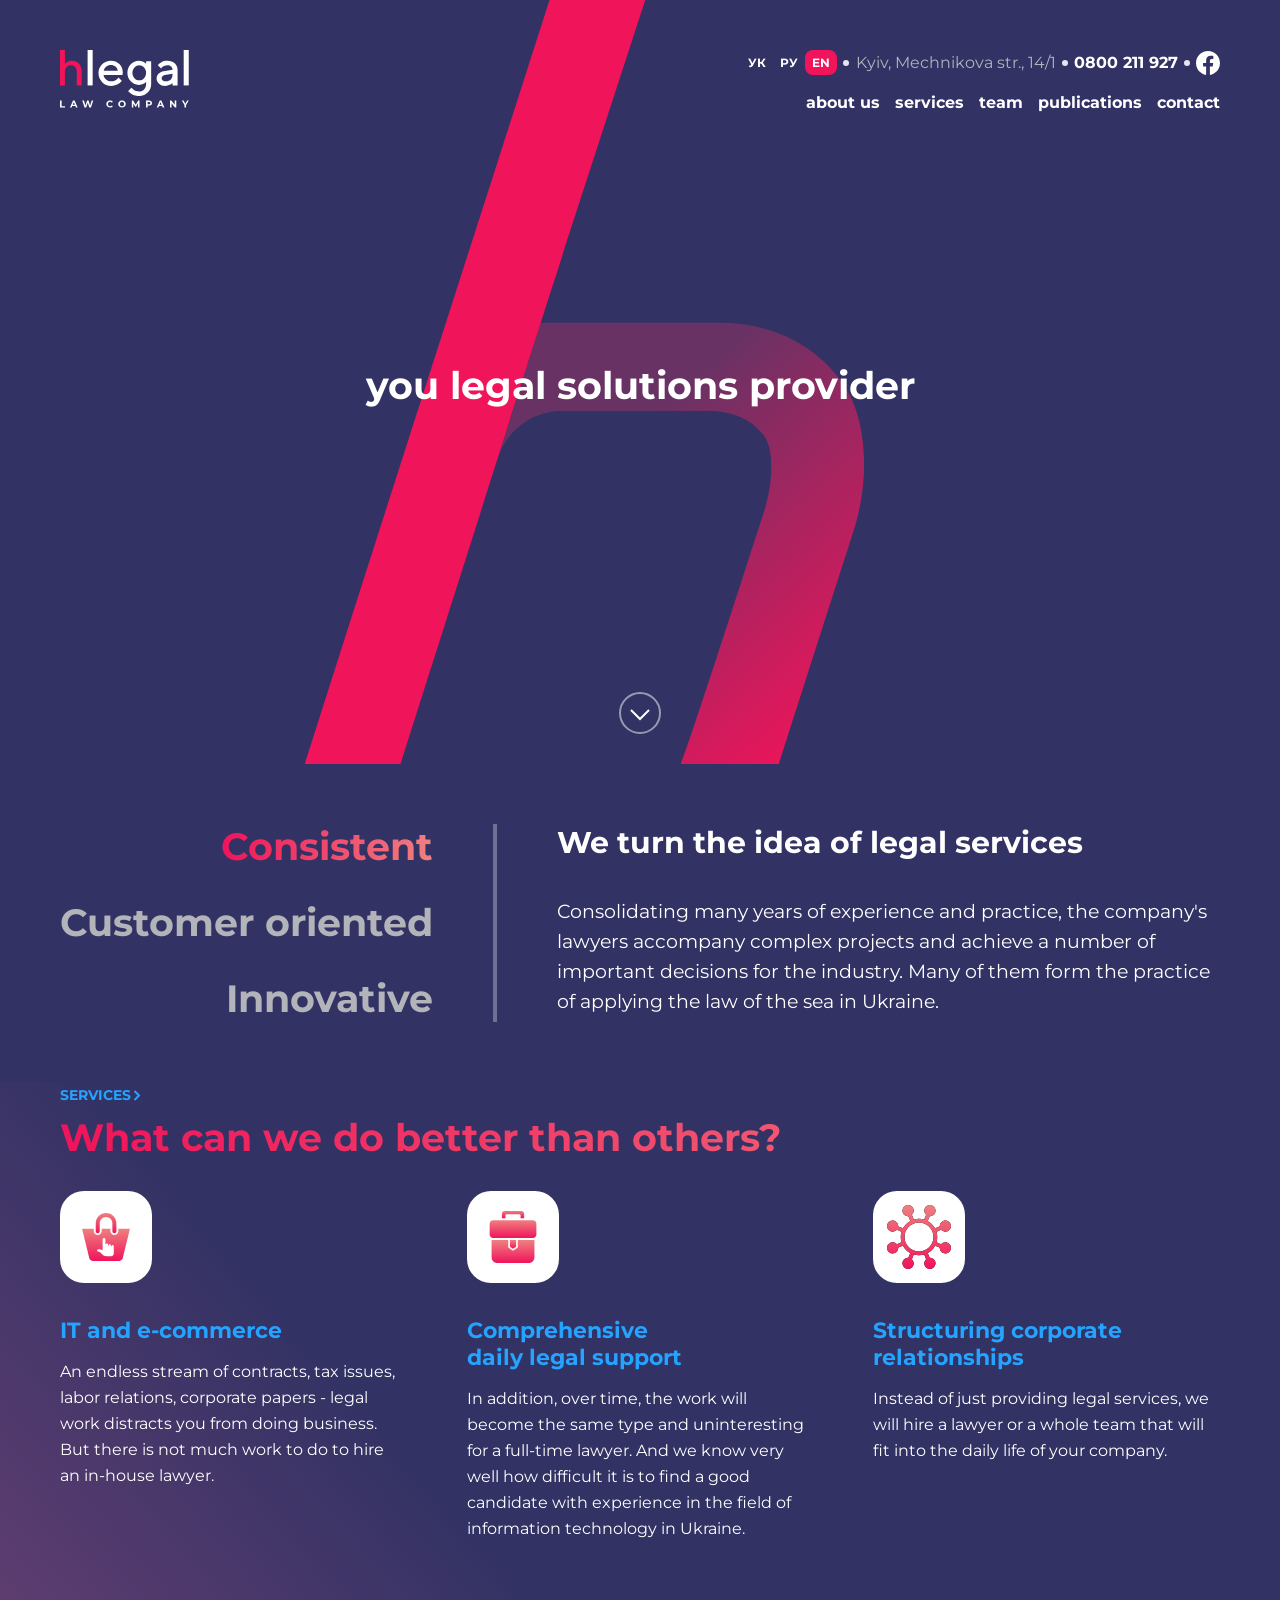
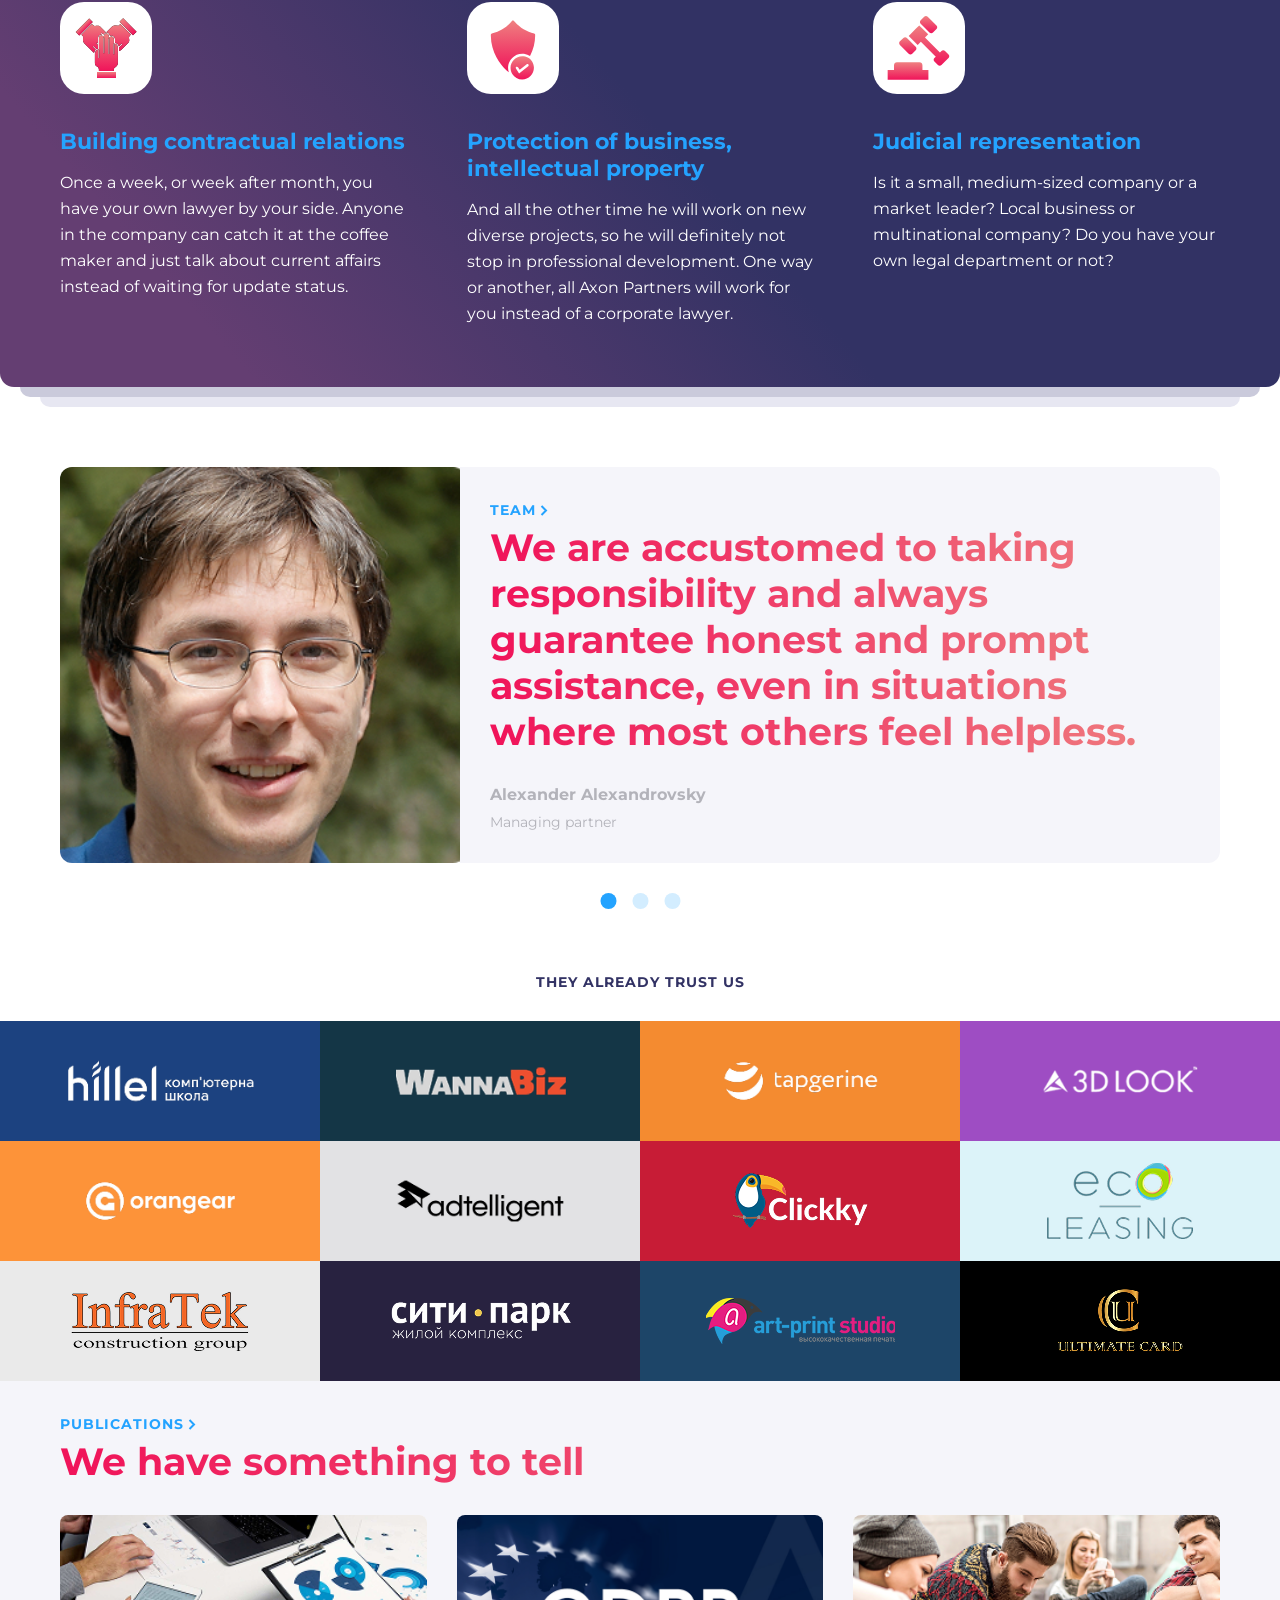
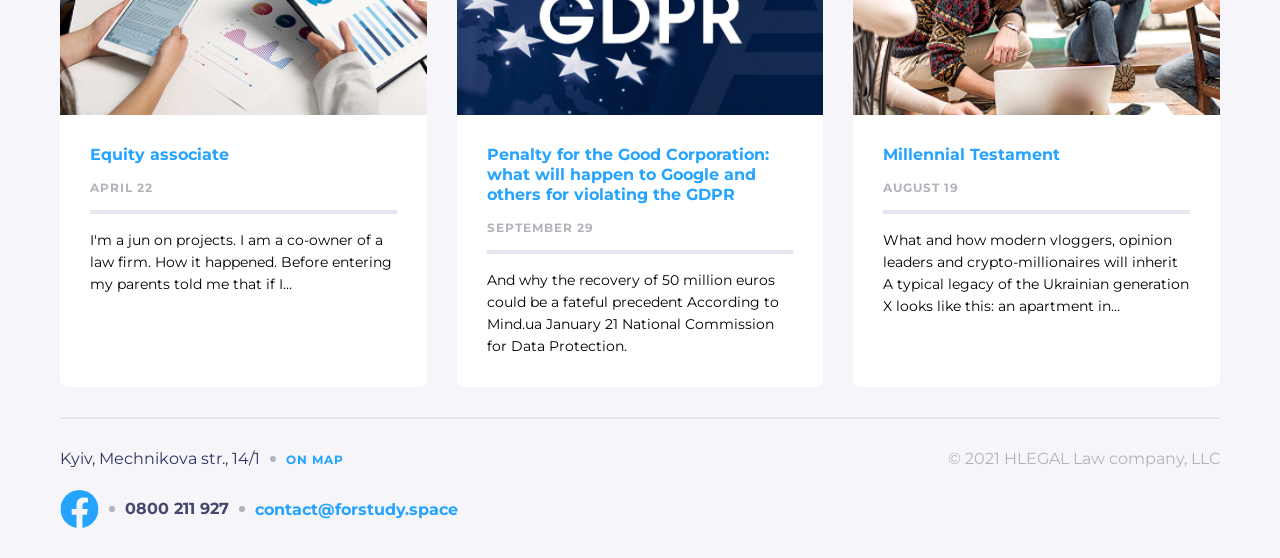
<file: index.html>
<!DOCTYPE html>
<html lang="en">

<head>
  <meta charset="UTF-8">
  <meta name="viewport" content="width=device-width, initial-scale=1.0">
  <title>hlegal</title>
  <link rel="stylesheet" href="./css/style.css">
</head>

<body class="dark-theme">
  <header class="header">
    <div class="header__wrapper">
      <div class="header__lang">
        <a class="header__lang-link" href="#">УК</a>
        <a class="header__lang-link" href="#">РУ</a>
        <a class="header__lang-link active" href="#">EN</a>
      </div>
      <span class="header__address">Kyiv, Mechnikova str., 14/1</span>
      <a class="header__phone" href="tel:0800211927">0800 211 927</a>
      <a class="header__facebook" href="#" aria-label="Facebook">
        <svg xmlns="http://www.w3.org/2000/svg" width="24" height="24" viewBox="0 0 24 24" aria-hidden="true">
          <path fill="currentColor"
            d="M24 12.073C24 5.405 18.627 0 12 0S0 5.405 0 12.073C0 18.1 4.388 23.094 10.125 24v-8.437H7.078v-3.49h3.047v-2.66c0-3.025 1.792-4.697 4.533-4.697 1.312 0 2.686.236 2.686.236v2.971h-1.513c-1.491 0-1.956.931-1.956 1.887v2.263h3.328l-.532 3.49h-2.796V24C19.612 23.094 24 18.1 24 12.073Z" />
        </svg>
      </a>
    </div>
    <div class="header__logo">
      <div class="header__logo-wrapper">
        <div class="header__logo-svg">
          <svg class="header__logo-svg--a" xmlns="http://www.w3.org/2000/svg" width="70" height="25" viewBox="0 0 70 25"
            fill="none">
            <path
              d="M2.64358 0H0V19.0926H2.64358V12.0094C2.64358 10.8111 2.94164 9.86583 3.53774 9.20012C4.13384 8.53441 4.95024 8.18824 5.96102 8.18824C6.82926 8.18824 7.55495 8.50778 8.13809 9.12024C8.72124 9.74601 9.01929 10.5315 9.01929 11.4769V19.1059H11.6758V11.4769C11.6758 9.71938 11.1964 8.3347 10.2374 7.29619C9.27846 6.25768 8.02146 5.73843 6.49233 5.73843C6.05173 5.73843 5.61114 5.79168 5.1835 5.91151C4.7429 6.03134 4.39301 6.16448 4.10792 6.31094C3.82283 6.45739 3.5507 6.61717 3.30448 6.80356C3.05826 6.98996 2.8898 7.12311 2.81205 7.20299C2.7343 7.28288 2.6695 7.33613 2.64358 7.37608V0Z"
              fill="#F0145A" />
            <path d="M17.5856 0H14.8604V19.0767H17.5856V0Z" fill="white" />
            <path
              d="M33.6598 13.4896L33.796 12.127C33.796 10.3011 33.1965 8.77493 31.9701 7.54857C30.7438 6.32221 29.2176 5.72266 27.3917 5.72266C25.5658 5.72266 23.9851 6.37672 22.677 7.68483C21.3689 8.99295 20.7148 10.5463 20.7148 12.3995C20.7148 14.3072 21.3962 15.9423 22.7315 17.305C24.0669 18.6676 25.6748 19.3489 27.528 19.3489C28.2365 19.3489 28.8906 19.2399 29.5446 19.0491C30.1987 18.8311 30.7438 18.6131 31.1253 18.3951C31.5341 18.1498 31.9429 17.8773 32.2971 17.5775C32.6514 17.2777 32.8967 17.0597 33.0057 16.9234C33.1147 16.7872 33.1965 16.7054 33.251 16.6236L31.4796 14.8522L31.0708 15.37C30.7983 15.6971 30.335 16.0241 29.6809 16.3784C28.9996 16.7327 28.291 16.8962 27.528 16.8962C26.4651 16.8962 25.5658 16.5691 24.8027 15.8878C24.0396 15.2065 23.5764 14.4162 23.4401 13.4896H33.6598ZM27.3917 8.03912C28.4 8.03912 29.2176 8.33889 29.8989 8.9112C30.553 9.51075 30.9618 10.2466 31.1253 11.1732H23.5491C23.7944 10.2466 24.2304 9.51075 24.9117 8.9112C25.5658 8.33889 26.4106 8.03912 27.3917 8.03912Z"
              fill="white" />
            <path
              d="M46.3695 18.286C46.3695 19.4852 46.0153 20.4662 45.2794 21.2293C44.5709 21.9651 43.6715 22.3467 42.5542 22.3467C42.0637 22.3467 41.5731 22.2649 41.1098 22.1286C40.6465 21.9924 40.2922 21.8289 39.9925 21.6381C39.6927 21.4473 39.4202 21.2566 39.1476 21.0113C38.9024 20.766 38.7389 20.6025 38.6571 20.5207C38.5753 20.439 38.5208 20.3572 38.4663 20.3027L36.6949 22.0741L36.9129 22.3467C37.0492 22.5374 37.2945 22.7827 37.6215 23.0552C37.9485 23.3005 38.3301 23.573 38.7661 23.8455C39.2021 24.0908 39.7472 24.3088 40.4285 24.4996C41.1098 24.6904 41.8184 24.7994 42.5542 24.7994C44.4074 24.7994 45.9335 24.1726 47.2144 22.919C48.468 21.6381 49.0948 20.112 49.0948 18.2588V5.99518H46.3695V7.3578L45.9063 6.94902C45.6065 6.67649 45.1432 6.40397 44.4891 6.13144C43.8351 5.85892 43.1265 5.72266 42.4179 5.72266C40.7555 5.72266 39.3384 6.34946 38.112 7.63033C36.8857 8.9112 36.2861 10.4373 36.2861 12.2632C36.2861 14.0892 36.8857 15.6153 38.112 16.8962C39.3384 18.177 40.7555 18.8038 42.4179 18.8038C42.8812 18.8038 43.3173 18.7493 43.7806 18.6403C44.2166 18.5041 44.5709 18.3678 44.8707 18.2315C45.1704 18.0953 45.443 17.9318 45.6882 17.741C45.9335 17.5502 46.1243 17.414 46.1788 17.3595L46.3695 17.1687V18.286ZM39.0114 12.2632C39.0114 11.1186 39.3657 10.1648 40.1015 9.37449C40.8373 8.58417 41.7094 8.17538 42.6905 8.17538C43.6715 8.17538 44.5436 8.58417 45.2794 9.37449C45.988 10.1648 46.3695 11.1186 46.3695 12.2632C46.3695 13.4079 45.988 14.3617 45.2794 15.152C44.5436 15.9423 43.6715 16.3511 42.6905 16.3511C41.7094 16.3511 40.8373 15.9423 40.1015 15.152C39.3657 14.3617 39.0114 13.4079 39.0114 12.2632Z"
              fill="white" />
            <path
              d="M63.3195 19.0764V10.6281C63.3195 9.23823 62.8017 8.06637 61.7934 7.13979C60.7851 6.18595 59.4769 5.72266 57.869 5.72266C57.2422 5.72266 56.6154 5.80441 56.0159 5.96793C55.4163 6.1587 54.9258 6.34946 54.5715 6.56748C54.2172 6.7855 53.8629 7.03078 53.5359 7.33055C53.2089 7.60308 53.0181 7.79384 52.9091 7.90285C52.8273 8.01186 52.7456 8.09362 52.6911 8.17538L54.4625 9.94679L54.8168 9.4835C55.0348 9.18372 55.4163 8.9112 55.9886 8.61142C56.5609 8.31164 57.1877 8.17538 57.869 8.17538C58.6594 8.17538 59.3134 8.42065 59.8312 8.88394C60.349 9.34724 60.5943 9.94679 60.5943 10.6281L55.8251 11.4457C54.6533 11.6364 53.6994 12.0997 53.0454 12.8356C52.364 13.5714 52.0098 14.4707 52.0098 15.5335C52.0098 16.5419 52.4458 17.414 53.3179 18.177C54.2172 18.9674 55.3073 19.3489 56.6427 19.3489C57.106 19.3489 57.542 19.2944 57.9781 19.1581C58.4413 19.0491 58.7956 18.9129 59.0954 18.7766C59.3952 18.6403 59.6677 18.4768 59.913 18.286C60.1583 18.0953 60.3218 17.959 60.4308 17.9045C60.5125 17.8228 60.567 17.741 60.5943 17.7137V19.0764H63.3195ZM57.0515 16.8962C56.3429 16.8962 55.7706 16.7327 55.3618 16.4056C54.9258 16.0786 54.735 15.6971 54.735 15.261C54.735 14.7977 54.8713 14.3889 55.1711 14.0892C55.4708 13.7894 55.8796 13.5714 56.3702 13.4896L60.5943 12.8083V13.0808C60.5943 14.3072 60.2945 15.2338 59.6677 15.9151C59.0409 16.5691 58.1688 16.8962 57.0515 16.8962Z"
              fill="white" />
            <path d="M69.3337 0H66.6084V19.0767H69.3337V0Z" fill="white" />
          </svg>
          <svg class="header__logo-svg--b" xmlns="http://www.w3.org/2000/svg" width="70" height="5" viewBox="0 0 70 5"
            fill="none">
            <path d="M0 0.330754H0.852878V3.32109H2.70078V4.01603H0V0.330754Z" fill="white" />
            <path
              d="M8.26752 3.22633H6.5565L6.23009 4.01603H5.35615L6.99873 0.330754H7.84108L9.48893 4.01603H8.59393L8.26752 3.22633ZM7.99902 2.57877L7.41464 1.16784L6.83026 2.57877H7.99902Z"
              fill="white" />
            <path
              d="M17.8731 0.330754L16.6675 4.01603H15.7515L14.9407 1.52057L14.1036 4.01603H13.1928L11.982 0.330754H12.8664L13.6982 2.92098L14.5669 0.330754H15.3566L16.199 2.94204L17.0571 0.330754H17.8731Z"
              fill="white" />
            <path
              d="M26.9457 4.07921C26.5702 4.07921 26.2297 3.99848 25.9244 3.83703C25.6225 3.67207 25.3838 3.44569 25.2084 3.15789C25.0364 2.86658 24.9504 2.53841 24.9504 2.17339C24.9504 1.80838 25.0364 1.48196 25.2084 1.19416C25.3838 0.90285 25.6225 0.676469 25.9244 0.515018C26.2297 0.350058 26.5719 0.267578 26.951 0.267578C27.2704 0.267578 27.5582 0.323735 27.8144 0.436048C28.0741 0.548361 28.2917 0.709811 28.4672 0.920399L27.9197 1.42581C27.6705 1.13801 27.3616 0.994105 26.9931 0.994105C26.7649 0.994105 26.5614 1.045 26.3824 1.14678C26.2034 1.24505 26.063 1.38369 25.9612 1.56269C25.8629 1.74169 25.8138 1.94526 25.8138 2.17339C25.8138 2.40153 25.8629 2.6051 25.9612 2.7841C26.063 2.9631 26.2034 3.10349 26.3824 3.20527C26.5614 3.30355 26.7649 3.35268 26.9931 3.35268C27.3616 3.35268 27.6705 3.20703 27.9197 2.91571L28.4672 3.42112C28.2917 3.63522 28.0741 3.79843 27.8144 3.91074C27.5547 4.02305 27.2651 4.07921 26.9457 4.07921Z"
              fill="white" />
            <path
              d="M33.3831 4.07921C33.0005 4.07921 32.6548 3.99673 32.3459 3.83177C32.0406 3.66681 31.8002 3.44043 31.6247 3.15262C31.4527 2.86131 31.3667 2.5349 31.3667 2.17339C31.3667 1.81189 31.4527 1.48723 31.6247 1.19943C31.8002 0.908114 32.0406 0.679978 32.3459 0.515018C32.6548 0.350058 33.0005 0.267578 33.3831 0.267578C33.7657 0.267578 34.1096 0.350058 34.415 0.515018C34.7203 0.679978 34.9607 0.908114 35.1362 1.19943C35.3117 1.48723 35.3995 1.81189 35.3995 2.17339C35.3995 2.5349 35.3117 2.86131 35.1362 3.15262C34.9607 3.44043 34.7203 3.66681 34.415 3.83177C34.1096 3.99673 33.7657 4.07921 33.3831 4.07921ZM33.3831 3.35268C33.6007 3.35268 33.7972 3.30355 33.9727 3.20527C34.1482 3.10349 34.2851 2.9631 34.3834 2.7841C34.4852 2.6051 34.5361 2.40153 34.5361 2.17339C34.5361 1.94526 34.4852 1.74169 34.3834 1.56269C34.2851 1.38369 34.1482 1.24505 33.9727 1.14678C33.7972 1.045 33.6007 0.994105 33.3831 0.994105C33.1655 0.994105 32.9689 1.045 32.7934 1.14678C32.618 1.24505 32.4793 1.38369 32.3775 1.56269C32.2793 1.74169 32.2301 1.94526 32.2301 2.17339C32.2301 2.40153 32.2793 2.6051 32.3775 2.7841C32.4793 2.9631 32.618 3.10349 32.7934 3.20527C32.9689 3.30355 33.1655 3.35268 33.3831 3.35268Z"
              fill="white" />
            <path
              d="M42.0264 4.01603L42.0211 1.80487L40.9366 3.62645H40.5523L39.473 1.85225V4.01603H38.6728V0.330754H39.3782L40.7576 2.62089L42.1159 0.330754H42.8161L42.8266 4.01603H42.0264Z"
              fill="white" />
            <path
              d="M47.9285 0.330754C48.2549 0.330754 48.5374 0.385156 48.7761 0.493959C49.0183 0.602763 49.2043 0.757194 49.3342 0.957251C49.464 1.15731 49.529 1.39422 49.529 1.66798C49.529 1.93824 49.464 2.17515 49.3342 2.37872C49.2043 2.57877 49.0183 2.7332 48.7761 2.84201C48.5374 2.9473 48.2549 2.99995 47.9285 2.99995H47.1862V4.01603H46.3333V0.330754H47.9285ZM47.8811 2.30501C48.1373 2.30501 48.3321 2.25061 48.4655 2.14181C48.5989 2.02949 48.6656 1.87155 48.6656 1.66798C48.6656 1.46091 48.5989 1.30297 48.4655 1.19416C48.3321 1.08185 48.1373 1.02569 47.8811 1.02569H47.1862V2.30501H47.8811Z"
              fill="white" />
            <path
              d="M55.0121 3.22633H53.3011L52.9747 4.01603H52.1008L53.7433 0.330754H54.5857L56.2335 4.01603H55.3385L55.0121 3.22633ZM54.7436 2.57877L54.1592 1.16784L53.5749 2.57877H54.7436Z"
              fill="white" />
            <path
              d="M62.6281 0.330754V4.01603H61.9279L60.0906 1.77854V4.01603H59.2482V0.330754H59.9537L61.7858 2.56824V0.330754H62.6281Z"
              fill="white" />
            <path
              d="M67.9013 2.71039V4.01603H67.0485V2.69986L65.6217 0.330754H66.5273L67.5117 1.96807L68.4963 0.330754H69.3333L67.9013 2.71039Z"
              fill="white" />
          </svg>
        </div>
      </div>
      <nav class="header__menu">
        <button class="header__menu-btn" type="button" aria-label="Open menu" aria-expanded="false"
          aria-controls="site-menu">
          <svg xmlns="http://www.w3.org/2000/svg" width="32" height="33" viewBox="0 0 32 33" fill="none">
            <path d="M7 10.5H25" stroke="white" stroke-width="2" />
            <path d="M7 16.5H25" stroke="white" stroke-width="2" />
            <path d="M7 22.5H25" stroke="white" stroke-width="2" />
          </svg>
        </button>
        <ul class="header__menu-list" id="site-menu">
          <li class="header__menu-close-item">
            <button class="header__menu-close" type="button" aria-label="Close menu">
              <svg xmlns="http://www.w3.org/2000/svg" width="32" height="32" viewBox="0 0 32 32" fill="none">
                <path d="M7 7L25 25" stroke="#EC6F5D" stroke-width="2" />
                <path d="M25 7L7 25" stroke="#EC6F5D" stroke-width="2" />
              </svg>
            </button>
          </li>
          <li class="header__menu-item"><a class="menu-link" href="./about.html">about us</a></li>
          <li class="header__menu-item"><a class="menu-link" href="./services.html">services</a></li>
          <li class="header__menu-item"><a class="menu-link" href="./team.html">team</a></li>
          <li class="header__menu-item"><a class="menu-link" href="./publications.html">publications</a></li>
          <li class="header__menu-item"><a class="menu-link" href="./contacts.html">contact</a></li>
        </ul>
      </nav>
    </div>
  </header>

  <section class="hero">
    <div class="hero__svg-letter">
      <img src="./image/home-symbol.svg" alt="">
    </div>
    <h1 class="hero__title">you legal solutions provider</h1>
    <button class="hero__btn" type="button" aria-label="Scroll down">
      <svg xmlns="http://www.w3.org/2000/svg" width="42" height="42" viewBox="0 0 42 42" fill="none">
        <g clip-path="url(#clip0_22728_12366)">
          <circle opacity="0.5" cx="21" cy="21" r="20" stroke="white" stroke-width="2" />
          <path d="M12 18L21 27L30 18" stroke="white" stroke-width="2" />
        </g>
        <defs>
          <clippath id="clip0_22728_12366">
            <rect width="42" height="42" fill="white" />
          </clippath>
        </defs>
      </svg>
    </button>
  </section>

  <section class="experience">
    <nav class="exp__nav">
      <ul class="exp__nav-list">
        <li class="exp__nav-list-item active">Consistent</li>
        <li class="exp__nav-list-item">Customer oriented</li>
        <li class="exp__nav-list-item">Innovative</li>
        <li class="exp__nav-list-item">Business oriented</li>
      </ul>
    </nav>
    <div class="exp__separator"></div>
    <h3 class="exp__title">We turn the idea of legal services</h3>
    <p class="exp__text">Consolidating many years of experience and practice, the company's lawyers accompany complex
      projects and achieve a number of important decisions for the industry. Many of them form the practice of
      applying
      the law of the sea in Ukraine.</p>
  </section>

  <section class="services">
    <div class="serv__wrapper">
      <h3 class="serv__title">
        <a class="serv__link" href="./services.html">
          <span>Services</span>
          <svg xmlns="http://www.w3.org/2000/svg" width="12" height="13" viewBox="0 0 12 13" fill="none">
            <path d="M3.5 2L8 6.5L3.5 11" stroke="#24A3FF" stroke-width="2" />
          </svg>
        </a>
      </h3>
    </div>
    <div class="serv__text-wrapper">
      <h2 class="serv__text">What can we do better than others?</h2>
    </div>
    <div class="serv__list">
      <div class="serv__list-card">
        <div class="serv__svg">
          <svg xmlns="http://www.w3.org/2000/svg" width="64" height="64" viewBox="0 0 64 64" fill="none">
            <path
              d="M23.7339 28.125C24.8379 28.125 25.7339 27.229 25.7339 26.125V18.325C25.7339 14.838 28.5709 12 32.0579 12C35.5449 12 38.3829 14.838 38.3829 18.325V26.125C38.3829 27.229 39.2779 28.125 40.3829 28.125C41.4869 28.125 42.3829 27.229 42.3829 26.125V18.325C42.3839 12.632 37.7519 8 32.0579 8C26.3659 8 21.7339 12.632 21.7339 18.325V26.125C21.7339 27.229 22.6299 28.125 23.7339 28.125Z"
              fill="url(#paint0_linear_22728_12613)" />
            <path
              d="M55 23.6309H44.384V26.1249C44.384 28.3309 42.59 30.1249 40.384 30.1249C38.178 30.1249 36.384 28.3309 36.384 26.1249V23.6309H27.735V26.1249C27.735 28.3309 25.941 30.1249 23.735 30.1249C21.529 30.1249 19.735 28.3309 19.735 26.1249V23.6309H8.99997C8.44797 23.6309 8.10697 24.0659 8.23797 24.6019L15.236 53.0989C15.658 54.7009 17.344 55.9999 19 55.9999H45C46.658 55.9999 48.342 54.7009 48.766 53.0989L55.762 24.6019C55.893 24.0649 55.553 23.6309 55 23.6309Z"
              fill="url(#paint1_linear_22728_12613)" />
            <path
              d="M28.6001 34.4C28.6001 33.6265 29.2266 33 30.0001 33C30.7736 33 31.4001 33.6265 31.4001 34.4V41.35L31.4001 40C31.4001 39.2265 32.0266 38.6 32.8001 38.6C33.5736 38.6 34.2001 39.2265 34.2001 40V41.6764C34.2127 40.9141 34.8346 39.3 35.6 39.3C36.3731 39.3 36.9999 39.9268 37 40.7C37 40.7 37.0411 41.7411 37.1332 41.8033C37.3572 41.3285 37.8402 40 38.4 40C39.1732 40 39.8 40.6268 39.8 41.4V48.4C39.8 49.9463 38.5463 51.2 37 51.2H32.3198C30.8344 51.2 29.4099 50.6099 28.3599 49.5599L26.15 47.35L23 45.9402C23.0051 44.6033 24.0526 44.2 25.1 44.2C26.0023 44.2 26.8136 44.3407 28.6 45.25L28.6001 34.4Z"
              fill="white" />
            <defs>
              <lineargradient id="paint0_linear_22728_12613" x1="32.0584" y1="8" x2="32.0584" y2="28.125"
                gradientUnits="userSpaceOnUse">
                <stop stop-color="#EF8080" />
                <stop offset="1" stop-color="#F0145A" />
              </lineargradient>
              <lineargradient id="paint1_linear_22728_12613" x1="32" y1="23.6309" x2="32" y2="55.9999"
                gradientUnits="userSpaceOnUse">
                <stop stop-color="#EF8080" />
                <stop offset="1" stop-color="#F0145A" />
              </lineargradient>
            </defs>
          </svg>
        </div>
        <h4 class="serv__list-card-title">
          <a href="#">IT and e-commerce</a>
        </h4>
        <p class="serv__list-card-text">An endless stream of contracts, tax issues, labor relations, corporate papers -
          legal work distracts you from doing business. But there is not much work to do to hire an in-house lawyer.</p>
      </div>
      <div class="serv__list-card">
        <div class="serv__svg">
          <svg xmlns="http://www.w3.org/2000/svg" width="64" height="64" viewBox="0 0 64 64" fill="none">
            <path fill-rule="evenodd" clip-rule="evenodd"
              d="M53.4512 35.0781V52.3733C53.4512 55.4666 51.0269 58.0017 48.0631 58.0017H15.9701C13.0063 58.0017 10.582 55.4666 10.582 52.3733V35.0781H27.2481V42.5889L32.0166 45.7224L36.7851 42.5889V35.0781H53.4512Z"
              fill="url(#paint0_linear_22728_12620)" />
            <path fill-rule="evenodd" clip-rule="evenodd"
              d="M28.9185 35.0781V41.6866L32.0166 43.7222L35.1146 41.6866V35.0781H28.9185Z"
              fill="url(#paint1_linear_22728_12620)" />
            <path fill-rule="evenodd" clip-rule="evenodd"
              d="M12.0732 15.1445H51.9597C53.8421 15.1445 55.3805 16.8526 55.3805 18.94V29.1931C55.3805 31.2805 53.8421 32.9886 51.9597 32.9886H36.3137H27.7192H12.0732C10.1908 32.9886 8.65234 31.2805 8.65234 29.1931V18.94C8.65234 16.8526 10.1908 15.1445 12.0732 15.1445Z"
              fill="url(#paint2_linear_22728_12620)" />
            <path fill-rule="evenodd" clip-rule="evenodd"
              d="M23.7117 5.95508H40.3213C41.8644 5.95508 43.1272 7.21788 43.1272 8.76103V13.1384H39.5697V10.5516C39.5697 9.8542 38.9996 9.2817 38.3022 9.2817H25.7308C25.0334 9.2817 24.4633 9.8542 24.4633 10.5516V13.1384H20.9058V8.76103C20.9058 7.21788 22.1686 5.95508 23.7117 5.95508Z"
              fill="url(#paint3_linear_22728_12620)" />
            <defs>
              <lineargradient id="paint0_linear_22728_12620" x1="32.0166" y1="35.0781" x2="32.0166" y2="58.0017"
                gradientUnits="userSpaceOnUse">
                <stop stop-color="#EF8080" />
                <stop offset="1" stop-color="#F0145A" />
              </lineargradient>
              <lineargradient id="paint1_linear_22728_12620" x1="32.0166" y1="35.0781" x2="32.0166" y2="43.7222"
                gradientUnits="userSpaceOnUse">
                <stop stop-color="#EF8080" />
                <stop offset="1" stop-color="#F0145A" />
              </lineargradient>
              <lineargradient id="paint2_linear_22728_12620" x1="32.0164" y1="15.1445" x2="32.0164" y2="32.9886"
                gradientUnits="userSpaceOnUse">
                <stop stop-color="#EF8080" />
                <stop offset="1" stop-color="#F0145A" />
              </lineargradient>
              <lineargradient id="paint3_linear_22728_12620" x1="32.0165" y1="5.95508" x2="32.0165" y2="13.1384"
                gradientUnits="userSpaceOnUse">
                <stop stop-color="#EF8080" />
                <stop offset="1" stop-color="#F0145A" />
              </lineargradient>
            </defs>
          </svg>
        </div>
        <h4 class="serv__list-card-title">
          <a href="#">Comprehensive daily legal support</a>
        </h4>
        <p class="serv__list-card-text">In addition, over time, the work will become the same type and uninteresting for
          a full-time lawyer. And we know very well how difficult it is to find a good candidate with experience in the
          field of information technology in Ukraine.</p>
      </div>
      <div class="serv__list-card">
        <div class="serv__svg">
          <svg xmlns="http://www.w3.org/2000/svg" width="64" height="64" viewBox="0 0 64 64" fill="none">
            <path
              d="M60.5262 37.7273C59.8387 37.4426 59.115 37.2982 58.3751 37.2982C56.7434 37.2982 55.2361 37.9946 54.1895 39.1615L52.9695 38.6562L49.4894 37.2147C49.9833 35.5616 50.2498 33.8113 50.2498 31.9998C50.2498 30.1883 49.9831 28.4381 49.4894 26.7849L52.9695 25.3435L54.1895 24.8381C55.2361 26.0051 56.7434 26.7014 58.3751 26.7014C59.115 26.7014 59.8387 26.5571 60.5262 26.2722C63.3916 25.0852 64.7574 21.7883 63.5704 18.9227C62.6964 16.8128 60.6559 15.4493 58.3721 15.4493C57.6322 15.4493 56.9085 15.5937 56.221 15.8786C53.9627 16.814 52.6372 19.0598 52.7572 21.3722L51.5301 21.8805L48.0511 23.3215C46.361 20.208 43.7915 17.6383 40.678 15.9483L42.119 12.4694L42.6268 11.2436C42.7251 11.2487 42.8238 11.2517 42.9228 11.2517C45.2066 11.2517 47.247 9.88836 48.1211 7.77836C49.308 4.91287 47.9424 1.61587 45.0769 0.428874C44.3893 0.144375 43.6656 0 42.9258 0C40.6419 0 38.6015 1.36337 37.7274 3.47337C36.792 5.73161 37.4428 8.25698 39.1628 9.80723L38.6563 11.0301L37.2148 14.5102C35.5617 14.0165 33.8114 13.7498 31.9999 13.7498C30.1884 13.7498 28.4382 14.0165 26.785 14.5102L25.3435 11.0301L24.8371 9.80723C26.557 8.25698 27.2078 5.73161 26.2724 3.47324C25.3983 1.36337 23.3577 0 21.0739 0C20.3341 0 19.6103 0.144375 18.9228 0.429249C16.0574 1.61625 14.6917 4.91312 15.8787 7.77874C16.7527 9.88861 18.7932 11.2521 21.0769 11.2521C21.1759 11.2521 21.2746 11.2491 21.3729 11.244L21.8807 12.4697L23.3217 15.9487C20.2082 17.6388 17.6386 20.2083 15.9486 23.3218L12.4696 21.8808L11.2425 21.3726C11.3625 19.0602 10.037 16.8143 7.77871 15.8788C7.09121 15.5941 6.36746 15.4497 5.62759 15.4497C3.34372 15.4497 1.30335 16.8131 0.429222 18.9231C-0.757651 21.7886 0.607971 25.0856 3.47347 26.2726C4.16096 26.5573 4.88471 26.7017 5.62459 26.7017C7.25633 26.7017 8.76358 26.0053 9.8102 24.8383L11.0302 25.3437L14.5103 26.7852C14.0164 28.4383 13.7499 30.1886 13.7499 32.0001C13.7499 33.8116 14.0166 35.5618 14.5103 37.2149L11.0301 38.6562L9.81008 39.1615C8.76346 37.9946 7.25621 37.2982 5.62446 37.2982C4.88459 37.2982 4.16084 37.4426 3.47334 37.7274C0.607971 38.9144 -0.757776 42.2113 0.429222 45.0769C1.30322 47.1868 3.34372 48.5503 5.62746 48.5503C6.36734 48.5503 7.09108 48.4059 7.77858 48.121C10.0368 47.1857 11.3623 44.9398 11.2423 42.6274L12.4694 42.1192L15.9484 40.6782C17.6386 43.7917 20.2081 46.3613 23.3216 48.0513L21.8806 51.5303L21.3728 52.756C21.2744 52.7509 21.1758 52.7479 21.0768 52.7479C18.7929 52.7479 16.7526 54.1113 15.8784 56.2213C14.6916 59.0868 16.0572 62.3838 18.9227 63.5708C19.6102 63.8555 20.3339 63.9999 21.0738 63.9999C23.3577 63.9999 25.3981 62.6365 26.2722 60.5265C27.2075 58.2683 26.5568 55.7429 24.8368 54.1926L25.3433 52.9698L26.7848 49.4897C28.4379 49.9834 30.1882 50.25 31.9997 50.25C33.8112 50.25 35.5614 49.9834 37.2145 49.4897L38.656 52.9698L39.1625 54.1926C37.4425 55.7429 36.7918 58.2683 37.7272 60.5266C38.6012 62.6365 40.6416 64 42.9254 64C43.6653 64 44.389 63.8556 45.0765 63.5708C47.9419 62.3838 49.3076 59.0869 48.1206 56.2213C47.2466 54.1114 45.2061 52.7479 42.9224 52.7479C42.8234 52.7479 42.7248 52.7509 42.6264 52.756L42.1186 51.5303L40.6776 48.0513C43.7911 46.3612 46.3608 43.7917 48.0508 40.6782L51.5298 42.1192L52.7569 42.6274C52.6369 44.9398 53.9624 47.1857 56.2206 48.1212C56.9081 48.4059 57.6319 48.5503 58.3717 48.5503C60.6556 48.5503 62.696 47.1869 63.5701 45.0769C64.7574 42.2113 63.3919 38.9143 60.5262 37.7273ZM31.9999 46.4998C24.0047 46.4998 17.4999 39.995 17.4999 31.9998C17.4999 24.0046 24.0047 17.4998 31.9999 17.4998C39.9952 17.4998 46.4999 24.0046 46.4999 31.9998C46.4999 39.995 39.995 46.4998 31.9999 46.4998Z"
              fill="black" />
            <path
              d="M60.5262 37.7273C59.8387 37.4426 59.115 37.2982 58.3751 37.2982C56.7434 37.2982 55.2361 37.9946 54.1895 39.1615L52.9695 38.6562L49.4894 37.2147C49.9833 35.5616 50.2498 33.8113 50.2498 31.9998C50.2498 30.1883 49.9831 28.4381 49.4894 26.7849L52.9695 25.3435L54.1895 24.8381C55.2361 26.0051 56.7434 26.7014 58.3751 26.7014C59.115 26.7014 59.8387 26.5571 60.5262 26.2722C63.3916 25.0852 64.7574 21.7883 63.5704 18.9227C62.6964 16.8128 60.6559 15.4493 58.3721 15.4493C57.6322 15.4493 56.9085 15.5937 56.221 15.8786C53.9627 16.814 52.6372 19.0598 52.7572 21.3722L51.5301 21.8805L48.0511 23.3215C46.361 20.208 43.7915 17.6383 40.678 15.9483L42.119 12.4694L42.6268 11.2436C42.7251 11.2487 42.8238 11.2517 42.9228 11.2517C45.2066 11.2517 47.247 9.88836 48.1211 7.77836C49.308 4.91287 47.9424 1.61587 45.0769 0.428874C44.3893 0.144375 43.6656 0 42.9258 0C40.6419 0 38.6015 1.36337 37.7274 3.47337C36.792 5.73161 37.4428 8.25698 39.1628 9.80723L38.6563 11.0301L37.2148 14.5102C35.5617 14.0165 33.8114 13.7498 31.9999 13.7498C30.1884 13.7498 28.4382 14.0165 26.785 14.5102L25.3435 11.0301L24.8371 9.80723C26.557 8.25698 27.2078 5.73161 26.2724 3.47324C25.3983 1.36337 23.3577 0 21.0739 0C20.3341 0 19.6103 0.144375 18.9228 0.429249C16.0574 1.61625 14.6917 4.91312 15.8787 7.77874C16.7527 9.88861 18.7932 11.2521 21.0769 11.2521C21.1759 11.2521 21.2746 11.2491 21.3729 11.244L21.8807 12.4697L23.3217 15.9487C20.2082 17.6388 17.6386 20.2083 15.9486 23.3218L12.4696 21.8808L11.2425 21.3726C11.3625 19.0602 10.037 16.8143 7.77871 15.8788C7.09121 15.5941 6.36746 15.4497 5.62759 15.4497C3.34372 15.4497 1.30335 16.8131 0.429222 18.9231C-0.757651 21.7886 0.607971 25.0856 3.47347 26.2726C4.16096 26.5573 4.88471 26.7017 5.62459 26.7017C7.25633 26.7017 8.76358 26.0053 9.8102 24.8383L11.0302 25.3437L14.5103 26.7852C14.0164 28.4383 13.7499 30.1886 13.7499 32.0001C13.7499 33.8116 14.0166 35.5618 14.5103 37.2149L11.0301 38.6562L9.81008 39.1615C8.76346 37.9946 7.25621 37.2982 5.62446 37.2982C4.88459 37.2982 4.16084 37.4426 3.47334 37.7274C0.607971 38.9144 -0.757776 42.2113 0.429222 45.0769C1.30322 47.1868 3.34372 48.5503 5.62746 48.5503C6.36734 48.5503 7.09108 48.4059 7.77858 48.121C10.0368 47.1857 11.3623 44.9398 11.2423 42.6274L12.4694 42.1192L15.9484 40.6782C17.6386 43.7917 20.2081 46.3613 23.3216 48.0513L21.8806 51.5303L21.3728 52.756C21.2744 52.7509 21.1758 52.7479 21.0768 52.7479C18.7929 52.7479 16.7526 54.1113 15.8784 56.2213C14.6916 59.0868 16.0572 62.3838 18.9227 63.5708C19.6102 63.8555 20.3339 63.9999 21.0738 63.9999C23.3577 63.9999 25.3981 62.6365 26.2722 60.5265C27.2075 58.2683 26.5568 55.7429 24.8368 54.1926L25.3433 52.9698L26.7848 49.4897C28.4379 49.9834 30.1882 50.25 31.9997 50.25C33.8112 50.25 35.5614 49.9834 37.2145 49.4897L38.656 52.9698L39.1625 54.1926C37.4425 55.7429 36.7918 58.2683 37.7272 60.5266C38.6012 62.6365 40.6416 64 42.9254 64C43.6653 64 44.389 63.8556 45.0765 63.5708C47.9419 62.3838 49.3076 59.0869 48.1206 56.2213C47.2466 54.1114 45.2061 52.7479 42.9224 52.7479C42.8234 52.7479 42.7248 52.7509 42.6264 52.756L42.1186 51.5303L40.6776 48.0513C43.7911 46.3612 46.3608 43.7917 48.0508 40.6782L51.5298 42.1192L52.7569 42.6274C52.6369 44.9398 53.9624 47.1857 56.2206 48.1212C56.9081 48.4059 57.6319 48.5503 58.3717 48.5503C60.6556 48.5503 62.696 47.1869 63.5701 45.0769C64.7574 42.2113 63.3919 38.9143 60.5262 37.7273ZM31.9999 46.4998C24.0047 46.4998 17.4999 39.995 17.4999 31.9998C17.4999 24.0046 24.0047 17.4998 31.9999 17.4998C39.9952 17.4998 46.4999 24.0046 46.4999 31.9998C46.4999 39.995 39.995 46.4998 31.9999 46.4998Z"
              fill="url(#paint0_linear_169520_1854)" />
            <defs>
              <lineargradient id="paint0_linear_169520_1854" x1="31.9998" y1="0" x2="31.9998" y2="64"
                gradientUnits="userSpaceOnUse">
                <stop stop-color="#EF8080" />
                <stop offset="1" stop-color="#F0145A" />
              </lineargradient>
            </defs>
          </svg>
        </div>
        <h4 class="serv__list-card-title">
          <a href="#">Structuring corporate relationships</a>
        </h4>
        <p class="serv__list-card-text">Instead of just providing legal services, we will hire a lawyer or a whole team
          that will fit into the daily life of your company.</p>
      </div>
      <div class="serv__list-card">
        <div class="serv__svg">
          <svg xmlns="http://www.w3.org/2000/svg" width="64" height="64" viewBox="0 0 64 64" fill="none">
            <path d="M42.0059 56H23.0059V62H42.0059V56Z" fill="black" />
            <path d="M42.0059 56H23.0059V62H42.0059V56Z" fill="url(#paint0_linear_22728_12634)" />
            <path d="M15.1728 2.45168L1.73779 15.8867L5.27333 19.4223L18.7084 5.98722L15.1728 2.45168Z" fill="black" />
            <path d="M15.1728 2.45168L1.73779 15.8867L5.27333 19.4223L18.7084 5.98722L15.1728 2.45168Z"
              fill="url(#paint1_linear_22728_12634)" />
            <path d="M49.1127 2.31995L45.5771 5.85547L59.0122 19.2905L62.5477 15.755L49.1127 2.31995Z" fill="black" />
            <path d="M49.1127 2.31995L45.5771 5.85547L59.0122 19.2905L62.5477 15.755L49.1127 2.31995Z"
              fill="url(#paint2_linear_22728_12634)" />
            <path
              d="M44.5564 9.70843L41.8651 9.59436C41.089 9.48482 40.2981 9.55713 39.5548 9.80558C38.8115 10.054 38.1361 10.4718 37.5819 11.026L32.0775 16.5305L26.3239 10.7769C25.8244 10.2888 25.2011 9.94628 24.5214 9.78612C23.8416 9.62596 23.131 9.65426 22.4661 9.86798C21.8388 10.0587 21.1715 10.0755 20.5355 9.9164C19.8995 9.75732 19.3186 9.42842 18.8551 8.96483L18.0012 8.11095L7.39453 18.7175L9.12253 20.4455L9.00845 23.1368C8.89891 23.9128 8.97122 24.7037 9.21966 25.447C9.46811 26.1903 9.8859 26.8657 10.4401 27.4199L20.0525 37.0324C20.181 35.7705 20.7856 34.6051 21.7432 33.7734L18.7482 30.7785L19.4553 30.0714L22.5836 33.1996C23.027 32.9472 23.5068 32.7649 24.0059 32.6591V28.9651L22.2838 27.243L22.9908 26.5358L24.0059 27.5509V22.201C23.9948 21.3168 24.3086 20.4592 24.8879 19.791C25.4672 19.1228 26.2716 18.6904 27.1485 18.576C27.4792 18.544 27.8128 18.559 28.1393 18.6208L26.9098 17.3914L27.6169 16.6843L29.4131 18.4804C29.7312 17.864 30.2233 17.3547 30.8283 17.0154C31.4333 16.6762 32.1246 16.5221 32.8165 16.5721C33.6513 16.6697 34.4258 17.0562 35.0057 17.6647C35.5855 18.2733 35.9342 19.0655 35.9913 19.9041C36.5596 19.634 37.1894 19.5194 37.8165 19.5721C38.7075 19.6788 39.5273 20.1126 40.1166 20.7895C40.7059 21.4663 41.0229 22.3379 41.0059 23.2352V26.6591C41.916 26.8491 42.7551 27.289 43.4292 27.9293C44.1032 28.5696 44.5855 29.3851 44.822 30.2842L47.6105 27.4957L48.3176 28.2029L45.0023 31.5181C45.0024 31.5319 45.0059 31.5447 45.0059 31.5585V34.8785C45.9043 34.7845 46.7437 34.3864 47.3848 33.7501L54.225 26.9099C54.7131 26.4104 55.0556 25.7871 55.2158 25.1073C55.3759 24.4276 55.3476 23.7169 55.1339 23.0521C54.9431 22.4248 54.9264 21.7575 55.0855 21.1215C55.2445 20.4854 55.5735 19.9046 56.0371 19.441L56.8909 18.5871L46.2844 7.98047L44.5564 9.70843Z"
              fill="black" />
            <path
              d="M44.5564 9.70843L41.8651 9.59436C41.089 9.48482 40.2981 9.55713 39.5548 9.80558C38.8115 10.054 38.1361 10.4718 37.5819 11.026L32.0775 16.5305L26.3239 10.7769C25.8244 10.2888 25.2011 9.94628 24.5214 9.78612C23.8416 9.62596 23.131 9.65426 22.4661 9.86798C21.8388 10.0587 21.1715 10.0755 20.5355 9.9164C19.8995 9.75732 19.3186 9.42842 18.8551 8.96483L18.0012 8.11095L7.39453 18.7175L9.12253 20.4455L9.00845 23.1368C8.89891 23.9128 8.97122 24.7037 9.21966 25.447C9.46811 26.1903 9.8859 26.8657 10.4401 27.4199L20.0525 37.0324C20.181 35.7705 20.7856 34.6051 21.7432 33.7734L18.7482 30.7785L19.4553 30.0714L22.5836 33.1996C23.027 32.9472 23.5068 32.7649 24.0059 32.6591V28.9651L22.2838 27.243L22.9908 26.5358L24.0059 27.5509V22.201C23.9948 21.3168 24.3086 20.4592 24.8879 19.791C25.4672 19.1228 26.2716 18.6904 27.1485 18.576C27.4792 18.544 27.8128 18.559 28.1393 18.6208L26.9098 17.3914L27.6169 16.6843L29.4131 18.4804C29.7312 17.864 30.2233 17.3547 30.8283 17.0154C31.4333 16.6762 32.1246 16.5221 32.8165 16.5721C33.6513 16.6697 34.4258 17.0562 35.0057 17.6647C35.5855 18.2733 35.9342 19.0655 35.9913 19.9041C36.5596 19.634 37.1894 19.5194 37.8165 19.5721C38.7075 19.6788 39.5273 20.1126 40.1166 20.7895C40.7059 21.4663 41.0229 22.3379 41.0059 23.2352V26.6591C41.916 26.8491 42.7551 27.289 43.4292 27.9293C44.1032 28.5696 44.5855 29.3851 44.822 30.2842L47.6105 27.4957L48.3176 28.2029L45.0023 31.5181C45.0024 31.5319 45.0059 31.5447 45.0059 31.5585V34.8785C45.9043 34.7845 46.7437 34.3864 47.3848 33.7501L54.225 26.9099C54.7131 26.4104 55.0556 25.7871 55.2158 25.1073C55.3759 24.4276 55.3476 23.7169 55.1339 23.0521C54.9431 22.4248 54.9264 21.7575 55.0855 21.1215C55.2445 20.4854 55.5735 19.9046 56.0371 19.441L56.8909 18.5871L46.2844 7.98047L44.5564 9.70843Z"
              fill="url(#paint3_linear_22728_12634)" />
            <path
              d="M29.8802 21.6901C29.8042 21.0405 29.4757 20.4468 28.9657 20.0373C28.4557 19.6278 27.8051 19.4353 27.1544 19.5015C26.5232 19.5886 25.946 19.9046 25.5326 20.3894C25.1192 20.8742 24.8984 21.4941 24.9121 22.1311V33.4885C23.8512 33.4885 22.8338 33.9099 22.0837 34.66C21.3335 35.4102 20.9121 36.4276 20.9121 37.4885V47.1619C20.9202 47.8603 21.1187 48.5432 21.4861 49.1371C21.8536 49.7311 22.376 50.2135 22.9973 50.5325C23.5757 50.8412 24.0594 51.3012 24.3967 51.8634C24.734 52.4256 24.9121 53.0689 24.9121 53.7245V54.9321H39.9121V52.4885L41.8958 50.6661C42.522 50.1948 43.0301 49.5844 43.38 48.8831C43.73 48.1818 43.9121 47.4088 43.9121 46.6251V31.4885C43.9121 30.4276 43.4907 29.4102 42.7405 28.66C41.9904 27.9099 40.973 27.4885 39.9121 27.4885V23.1659C39.9291 22.5187 39.706 21.888 39.2857 21.3955C38.8655 20.903 38.2778 20.5834 37.636 20.4983C37.006 20.4426 36.3785 20.6285 35.8804 21.0183C35.3824 21.408 35.0511 21.9725 34.9537 22.5974H35.4121V38.0407H34.4121V22.5974H34.9121V20.1659C34.9291 19.5187 34.706 18.888 34.2857 18.3955C33.8655 17.903 33.2778 17.5834 32.636 17.4983C32.2902 17.4673 31.9417 17.5086 31.6128 17.6196C31.2838 17.7306 30.9816 17.909 30.7254 18.1432C30.4691 18.3775 30.2645 18.6625 30.1245 18.9802C29.9845 19.2979 29.9121 19.6413 29.9121 19.9885V21.6901H30.4121V37.1335H29.4121V21.6901H29.8802ZM25.3113 42.0407H24.3113V34.0407H25.3113V42.0407ZM39.4121 27.799H40.4121V38.2423H39.4121V27.799Z"
              fill="black" />
            <path
              d="M29.8802 21.6901C29.8042 21.0405 29.4757 20.4468 28.9657 20.0373C28.4557 19.6278 27.8051 19.4353 27.1544 19.5015C26.5232 19.5886 25.946 19.9046 25.5326 20.3894C25.1192 20.8742 24.8984 21.4941 24.9121 22.1311V33.4885C23.8512 33.4885 22.8338 33.9099 22.0837 34.66C21.3335 35.4102 20.9121 36.4276 20.9121 37.4885V47.1619C20.9202 47.8603 21.1187 48.5432 21.4861 49.1371C21.8536 49.7311 22.376 50.2135 22.9973 50.5325C23.5757 50.8412 24.0594 51.3012 24.3967 51.8634C24.734 52.4256 24.9121 53.0689 24.9121 53.7245V54.9321H39.9121V52.4885L41.8958 50.6661C42.522 50.1948 43.0301 49.5844 43.38 48.8831C43.73 48.1818 43.9121 47.4088 43.9121 46.6251V31.4885C43.9121 30.4276 43.4907 29.4102 42.7405 28.66C41.9904 27.9099 40.973 27.4885 39.9121 27.4885V23.1659C39.9291 22.5187 39.706 21.888 39.2857 21.3955C38.8655 20.903 38.2778 20.5834 37.636 20.4983C37.006 20.4426 36.3785 20.6285 35.8804 21.0183C35.3824 21.408 35.0511 21.9725 34.9537 22.5974H35.4121V38.0407H34.4121V22.5974H34.9121V20.1659C34.9291 19.5187 34.706 18.888 34.2857 18.3955C33.8655 17.903 33.2778 17.5834 32.636 17.4983C32.2902 17.4673 31.9417 17.5086 31.6128 17.6196C31.2838 17.7306 30.9816 17.909 30.7254 18.1432C30.4691 18.3775 30.2645 18.6625 30.1245 18.9802C29.9845 19.2979 29.9121 19.6413 29.9121 19.9885V21.6901H30.4121V37.1335H29.4121V21.6901H29.8802ZM25.3113 42.0407H24.3113V34.0407H25.3113V42.0407ZM39.4121 27.799H40.4121V38.2423H39.4121V27.799Z"
              fill="url(#paint4_linear_22728_12634)" />
            <defs>
              <lineargradient id="paint0_linear_22728_12634" x1="32.5059" y1="56" x2="32.5059" y2="62"
                gradientUnits="userSpaceOnUse">
                <stop stop-color="#EF8080" />
                <stop offset="1" stop-color="#F0145A" />
              </lineargradient>
              <lineargradient id="paint1_linear_22728_12634" x1="8.45531" y1="9.1692" x2="11.9909" y2="12.7047"
                gradientUnits="userSpaceOnUse">
                <stop stop-color="#EF8080" />
                <stop offset="1" stop-color="#F0145A" />
              </lineargradient>
              <lineargradient id="paint2_linear_22728_12634" x1="47.3449" y1="4.08771" x2="60.78" y2="17.5228"
                gradientUnits="userSpaceOnUse">
                <stop stop-color="#EF8080" />
                <stop offset="1" stop-color="#F0145A" />
              </lineargradient>
              <lineargradient id="paint3_linear_22728_12634" x1="32.1427" y1="7.98047" x2="32.1427" y2="37.0324"
                gradientUnits="userSpaceOnUse">
                <stop stop-color="#EF8080" />
                <stop offset="1" stop-color="#F0145A" />
              </lineargradient>
              <lineargradient id="paint4_linear_22728_12634" x1="32.4121" y1="17.4883" x2="32.4121" y2="54.9321"
                gradientUnits="userSpaceOnUse">
                <stop stop-color="#EF8080" />
                <stop offset="1" stop-color="#F0145A" />
              </lineargradient>
            </defs>
          </svg>
        </div>
        <h4 class="serv__list-card-title">
          <a href="#">Building contractual relations</a>
        </h4>
        <p class="serv__list-card-text">Once a week, or week after month, you have your own lawyer by your side. Anyone
          in the company can catch it at the coffee maker and just talk about current affairs instead of waiting for
          update status.</p>
      </div>
      <div class="serv__list-card">
        <div class="serv__svg">
          <svg xmlns="http://www.w3.org/2000/svg" width="64" height="64" viewBox="0 0 64 64" fill="none">
            <path
              d="M41.2317 37.6961C43.5839 37.6961 45.9096 38.2844 47.9577 39.3974C48.3296 39.5979 48.6709 39.8368 49.0194 40.0667C52.3807 33.4869 54.1545 26.5278 54.1545 19.7388C54.1545 19.3573 54.1545 18.9634 54.1423 18.5696C54.1177 18.0158 53.7238 17.5358 53.1699 17.4127C45.7361 15.7881 39.0038 11.7634 33.7115 5.78193L32.9238 4.88342C32.6899 4.61268 32.3577 4.465 32.0007 4.465C31.6192 4.41579 31.3238 4.60036 31.0899 4.85885L29.8838 6.1881C24.8623 11.7142 18.5361 15.5296 11.5946 17.2281L10.7946 17.425C10.253 17.5481 9.8715 18.0281 9.85918 18.5819C9.41612 35.8865 19.6315 48.3296 24.0377 52.8834C25.2306 54.1082 26.5606 55.3256 27.8253 56.3319C27.3509 54.9011 27.0779 53.3957 27.0779 51.8499C27.0779 44.0452 33.427 37.6961 41.2317 37.6961Z"
              fill="url(#paint0_linear_22728_12641)" />
            <path
              d="M46.7822 41.5593C45.0837 40.6363 43.1637 40.1562 41.2314 40.1562C34.7822 40.1562 29.5391 45.3993 29.5391 51.8486C29.5391 54.027 30.1299 56.1562 31.2622 57.9778C33.416 61.4609 37.133 63.5409 41.2314 63.5409C47.6683 63.5409 52.9237 58.2978 52.9237 51.8486C52.9237 47.5409 50.5729 43.6024 46.7822 41.5593ZM47.2196 50.2918L38.0747 57.4084L34.9527 52.5249C34.5862 51.9522 34.7538 51.1914 35.3265 50.8254C35.8999 50.4588 36.6613 50.6277 37.0261 51.1992L38.6937 53.8074L45.7076 48.3495C46.243 47.9318 47.0171 48.0273 47.4347 48.5646C47.8524 49.1013 47.7556 49.8747 47.2196 50.2918Z"
              fill="url(#paint1_linear_22728_12641)" />
            <defs>
              <lineargradient id="paint0_linear_22728_12641" x1="31.9999" y1="4.45703" x2="31.9999" y2="56.3319"
                gradientUnits="userSpaceOnUse">
                <stop stop-color="#EF8080" />
                <stop offset="1" stop-color="#F0145A" />
              </lineargradient>
              <lineargradient id="paint1_linear_22728_12641" x1="41.2314" y1="40.1562" x2="41.2314" y2="63.5409"
                gradientUnits="userSpaceOnUse">
                <stop stop-color="#EF8080" />
                <stop offset="1" stop-color="#F0145A" />
              </lineargradient>
            </defs>
          </svg>
        </div>
        <h4 class="serv__list-card-title">
          <a href="#">Protection of business, intellectual property</a>
        </h4>
        <p class="serv__list-card-text">And all the other time he will work on new diverse projects, so he will
          definitely not stop in professional development. One way or another, all Axon Partners will work for you
          instead of a corporate lawyer.</p>
      </div>
      <div class="serv__list-card">
        <div class="serv__svg">
          <svg xmlns="http://www.w3.org/2000/svg" width="64" height="64" viewBox="0 0 47 48" fill="none">
            <path
              d="M31.3522 12.389C32.0842 13.121 33.2702 13.123 34.0022 12.389L36.6102 9.781C37.3412 9.049 37.3392 7.863 36.6102 7.13L30.0272 0.549C29.2972 -0.183 28.1112 -0.183 27.3792 0.549L24.7702 3.157C24.0402 3.889 24.0402 5.075 24.7702 5.805L31.3522 12.389Z"
              fill="url(#paint0_linear_169520_253)" />
            <path
              d="M15.766 28.2652C16.497 28.9942 17.683 28.9942 18.414 28.2652L21.023 25.6553C21.755 24.9253 21.755 23.7383 21.023 23.0063L14.44 16.4233C13.709 15.6933 12.523 15.6913 11.791 16.4233L9.18302 19.0312C8.45102 19.7632 8.45302 20.9492 9.18302 21.6812L15.766 28.2652Z"
              fill="url(#paint1_linear_169520_253)" />
            <path
              d="M45.6481 28.8912L43.0011 26.2412C42.2671 25.5112 41.0841 25.5112 40.3531 26.2412L39.1921 27.4012L27.9871 16.1942L30.4141 13.7662L23.6811 7.03516L21.2531 9.46316L18.1611 12.5532L15.7871 14.9272L22.5191 21.6602L24.8961 19.2872L36.0991 30.4922L35.0511 31.5412C34.3191 32.2702 34.3171 33.4572 35.0511 34.1892L37.6981 36.8372C38.4321 37.5712 39.6171 37.5712 40.3481 36.8372L45.6471 31.5402C46.3801 30.8072 46.3801 29.6232 45.6481 28.8912Z"
              fill="url(#paint2_linear_169520_253)" />
            <path
              d="M26.077 36.9425C26.077 35.7435 25.105 34.7695 23.904 34.7695H6.936C5.736 34.7695 4.763 35.7435 4.763 36.9425V40.4695H0V47.8585H30.558V40.4695H26.077V36.9425Z"
              fill="url(#paint3_linear_169520_253)" />
            <defs>
              <lineargradient id="paint0_linear_169520_253" x1="30.6902" y1="0" x2="30.6902" y2="12.9388"
                gradientUnits="userSpaceOnUse">
                <stop stop-color="#EF8080" />
                <stop offset="1" stop-color="#F0145A" />
              </lineargradient>
              <lineargradient id="paint1_linear_169520_253" x1="15.1034" y1="15.875" x2="15.1034" y2="28.812"
                gradientUnits="userSpaceOnUse">
                <stop stop-color="#EF8080" />
                <stop offset="1" stop-color="#F0145A" />
              </lineargradient>
              <lineargradient id="paint2_linear_169520_253" x1="30.992" y1="7.03516" x2="30.992" y2="37.3877"
                gradientUnits="userSpaceOnUse">
                <stop stop-color="#EF8080" />
                <stop offset="1" stop-color="#F0145A" />
              </lineargradient>
              <lineargradient id="paint3_linear_169520_253" x1="15.279" y1="34.7695" x2="15.279" y2="47.8585"
                gradientUnits="userSpaceOnUse">
                <stop stop-color="#EF8080" />
                <stop offset="1" stop-color="#F0145A" />
              </lineargradient>
            </defs>
          </svg>
        </div>
        <h4 class="serv__list-card-title">
          <a href="#">Judicial representation</a>
        </h4>
        <p class="serv__list-card-text">Is it a small, medium-sized company or a market leader? Local business or
          multinational company? Do you have your own legal department or not?</p>
      </div>
    </div>
  </section>

  <div class="serv__bg1"></div>
  <div class="serv__bg2"></div>
  <div class="serv__spacer"></div>
  <section class="team team--home">
    <img class="team__img" src="./image/team/team-1.jpg" alt="Team Photo">
    <div class="team__desc">
      <div class="team__desc-wrapper">
        <h3 class="team__desc-title">
          <a href="./team.html" class="team__desc-link">
            <span>team</span>
            <svg xmlns="http://www.w3.org/2000/svg" width="12" height="13" viewBox="0 0 12 13" fill="none">
              <path d="M3.5 2L8 6.5L3.5 11" stroke="#24A3FF" stroke-width="2" />
            </svg>
          </a>
        </h3>
      </div>
      <p class="team__desc-text">We are accustomed to taking responsibility and always guarantee honest and prompt
        assistance, even in situations where
        most others feel helpless.</p>
      <h4 class="team__desc-name">Alexander Alexandrovsky</h4>
      <p class="team__desc-position">Managing partner</p>
    </div>
    <div class="team__slider" aria-label="Slider-Team members">
      <li>
        <button class="team__slider-dot team__slider-dot--active" aria-label="Slide 1" aria-current="true">
          <svg xmlns="http://www.w3.org/2000/svg" width="17" height="16" viewBox="0 0 17 16" fill="none">
            <circle cx="8.5" cy="8" r="8" fill="#24A3FF" />
          </svg>
        </button>
      </li>
      <li>
        <button class="team__slider-dot" aria-label="Slide 2">
          <svg xmlns="http://www.w3.org/2000/svg" width="17" height="16" viewBox="0 0 17 16" fill="none">
            <circle opacity="0.2" cx="8.5" cy="8" r="8" fill="#24A3FF" />
          </svg>
        </button>
      </li>
      <li>
        <button class="team__slider-dot" aria-label="Slide 3">
          <svg xmlns="http://www.w3.org/2000/svg" width="17" height="16" viewBox="0 0 17 16" fill="none">
            <circle opacity="0.2" cx="8.5" cy="8" r="8" fill="#24A3FF" />
          </svg>
        </button>
      </li>
    </div>
    <div class="team__spacer"></div>
  </section>
  <section class="clients">
    <h3 class="clients__title">They already trust us</h3>
    <ul class="clients__list">
      <li class="clients__item">
        <img src="./image/hillel-logo.png" alt="Hillel Logo" class="clients__logo">
      </li>
      <li class="clients__item">
        <img src="./image/wanna-logo.png" alt="Wanna Logo" class="clients__logo">
      </li>
      <li class="clients__item">
        <img src="./image/tapgerine-logo.png" alt="Tapgerine Logo" class="clients__logo">
      </li>
      <li class="clients__item">
        <img src="./image/3dlook-logo.png" alt="3D Look Logo" class="clients__logo">
      </li>
      <li class="clients__item">
        <img src="./image/orangear-logo.png" alt="Orangear Logo" class="clients__logo">
      </li>
      <li class="clients__item">
        <img src="./image/adtel-logo.png" alt="Adtelligent Logo" class="clients__logo">
      </li>
      <li class="clients__item hidden">
        <img src="./image/clickky-logo.png" alt="Clickky Logo" class="clients__logo">
      </li>
      <li class="clients__item hidden">
        <img src="./image/ecolease-logo.png" alt="EcoLeasing Logo" class="clients__logo">
      </li>
      <li class="clients__item hidden">
        <img src="./image/infratek-logo.png" alt="InfraTek Logo" class="clients__logo">
      </li>
      <li class="clients__item hidden">
        <img src="./image/city-logo.png" alt="CityPark Logo" class="clients__logo">
      </li>
      <li class="clients__item hidden">
        <img src="./image/artprint-logo.png" alt="Artprint Logo" class="clients__logo">
      </li>
      <li class="clients__item hidden">
        <img src="./image/ultimate-logo.png" alt="Ultimate Logo" class="clients__logo">
      </li>
    </ul>
  </section>
  <section class="publications">
    <div class="publications__wrapper">
      <h3 class="publications__title">
        <a href="./publications.html" class="publications__link">
          <span>Publications</span>
          <svg xmlns="http://www.w3.org/2000/svg" width="12" height="13" viewBox="0 0 12 13" fill="none">
            <path d="M3.5 2L8 6.5L3.5 11" stroke="#24A3FF" stroke-width="2" />
          </svg>
        </a>
      </h3>
    </div>
    <div class="publications__text-wrapper">
      <h2 class="publications__text">We have something to tell</h2>
    </div>
    <div class="pub__list">
      <article class="pub__list-item">
        <img class="pub__list-img" src="./image/publ-1.png" alt="Publication associate">
        <div class="pub__list-wrapper">
          <a class="pub__list-link" href="./publications.html">Equity associate</a>
          <p class="pub__list-date">April 22</p>
          <span class="pub__list-separator"></span>
          <p class="pub__list-text">I'm a jun on projects. I am a co-owner of a law firm. How it happened. Before
            entering
            my parents told me that if I…</p>
        </div>
      </article>
      <article class="pub__list-item">
        <img class="pub__list-img" src="./image/publ-2.png" alt="Publication Penalty for the Good Corporation">
        <div class="pub__list-wrapper">
          <a class="pub__list-link" href="./publications.html">Penalty for the Good Corporation: what will happen to
            Google
            and others for violating the GDPR</a>
          <p class="pub__list-date">September 29</p>
          <span class="pub__list-separator"></span>
          <p class="pub__list-text">And why the recovery of 50 million euros could be a fateful precedent According to
            Mind.ua January 21 National Commission for Data Protection.</p>
        </div>
      </article>
      <article class="pub__list-item">
        <img class="pub__list-img" src="./image/publ-3.png" alt="Publication Millennial Testament">
        <div class="pub__list-wrapper">
          <a class="pub__list-link" href="./publications.html">Millennial Testament</a>
          <p class="pub__list-date">August 19</p>
          <span class="pub__list-separator"></span>
          <p class="pub__list-text">What and how modern vloggers, opinion leaders and crypto-millionaires will inherit A
            typical legacy of the Ukrainian generation X looks like this: an apartment in…</p>
        </div>
      </article>
    </div>
  </section>
  <footer class="footer">
    <div class="footer__separator"></div>
    <div class="footer__wrapper">
      <div class="footer__row">
        <h3 class="footer__address">Kyiv, Mechnikova str., 14/1</h3>
        <a class="footer__link" href="https://www.google.com/maps?q=Kyiv,+Mechnikova+str.,+14/1" target="_blank"
          rel="noopener noreferrer">On map</a>
      </div>
      <div class="footer__row">
        <a class="footer__facebook" href="#" aria-label="Facebook"><svg xmlns="http://www.w3.org/2000/svg" width="39"
            height="38" viewBox="0 0 39 38" fill="none">
            <g clip-path="url(#clip0_169520_2011)">
              <path
                d="M38.5 19.1161C38.5 8.55857 29.9934 0 19.5 0C9.00658 0 0.5 8.55857 0.5 19.1161C0.5 28.6575 7.44803 36.5659 16.5312 38V24.6419H11.707V19.1161H16.5312V14.9046C16.5312 10.1136 19.3678 7.46723 23.7078 7.46723C25.7866 7.46723 27.9609 7.84059 27.9609 7.84059V12.545H25.5651C23.2048 12.545 22.4688 14.0185 22.4688 15.5302V19.1161H27.7383L26.8959 24.6419H22.4688V38C31.552 36.5659 38.5 28.6575 38.5 19.1161Z"
                fill="currentColor" />
            </g>
            <defs>
              <clippath id="clip0_169520_2011">
                <rect width="38" height="38" fill="white" transform="translate(0.5)" />
              </clippath>
            </defs>
          </svg></a>
        <a class="footer__phone" href="tel:0800211927">0800 211 927</a>
        <a class="footer__email" href="mailto:contact@forstudy.space">contact@forstudy.space</a>
      </div>
    </div>
    <div class="footer__rights">© 2021 HLEGAL Law company, LLC</div>
  </footer>

  <script src="./js/script.js"></script>
</body>

</html>
</file>
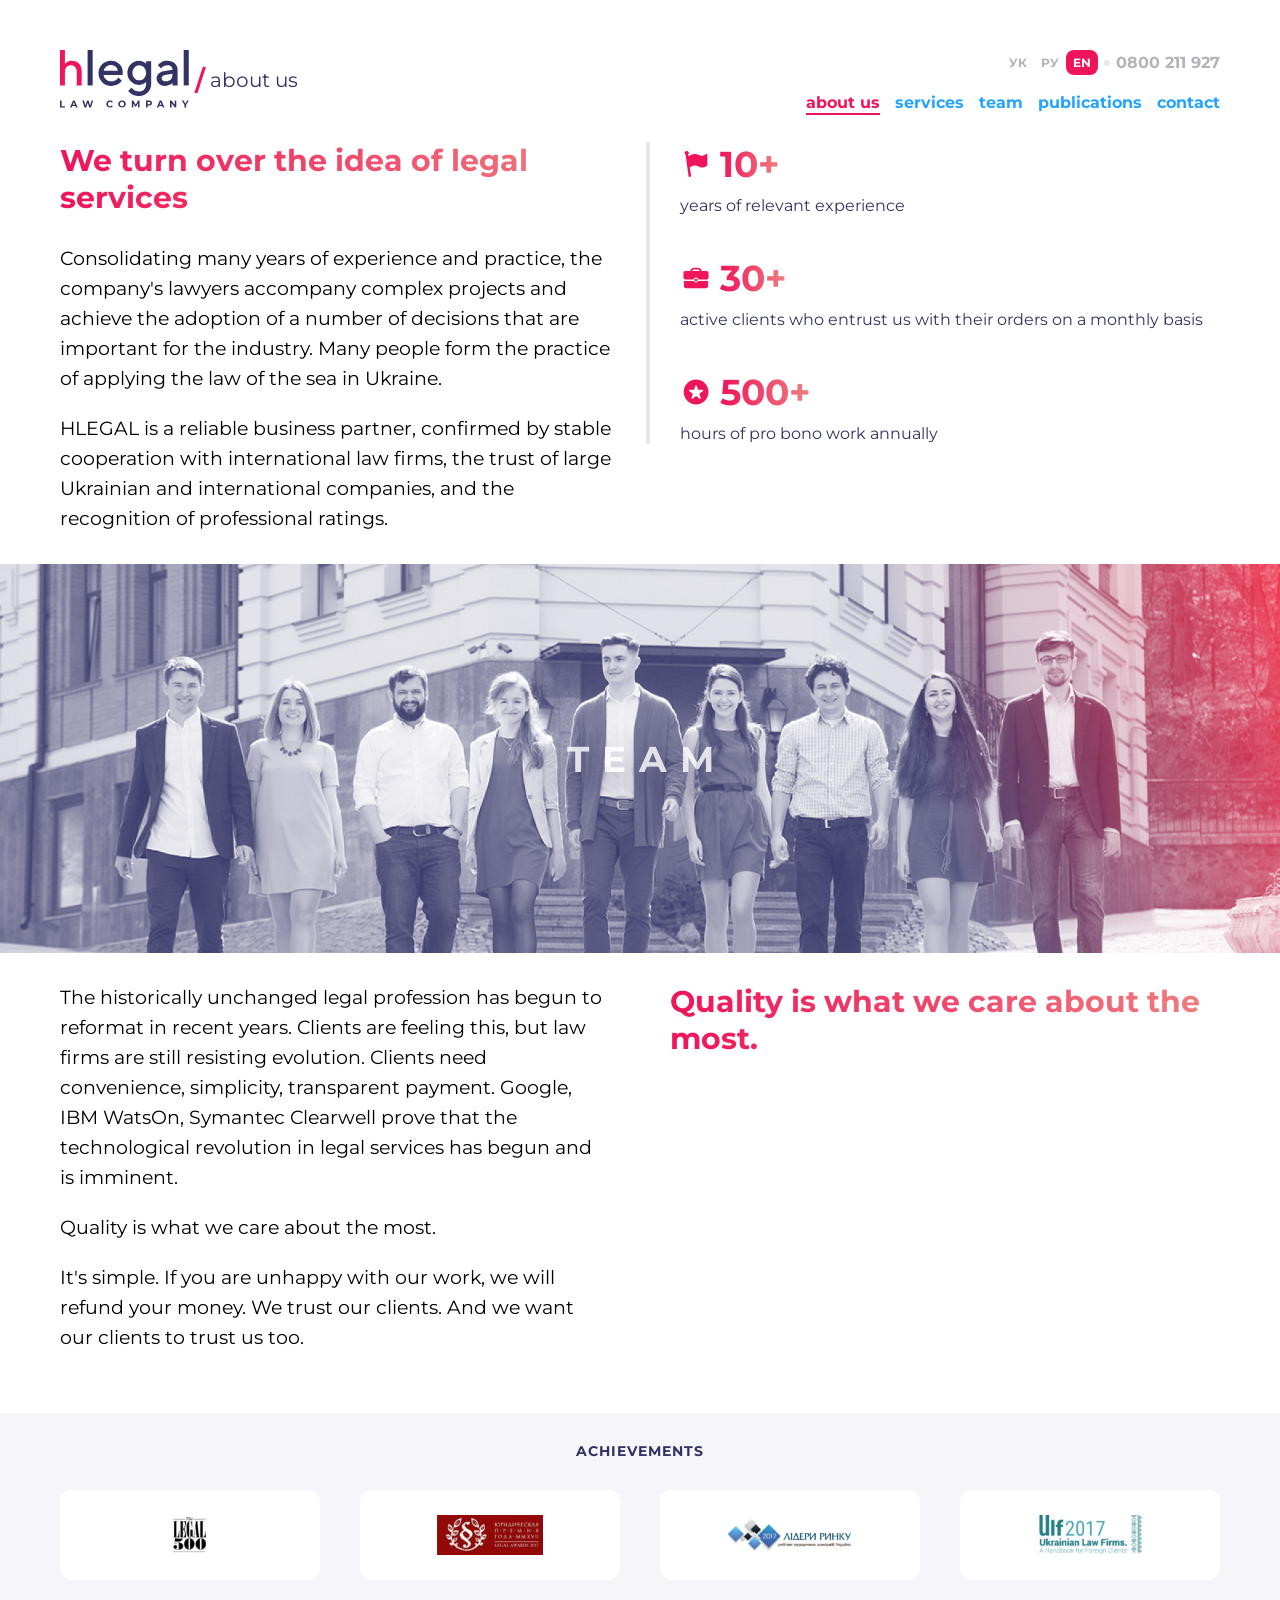
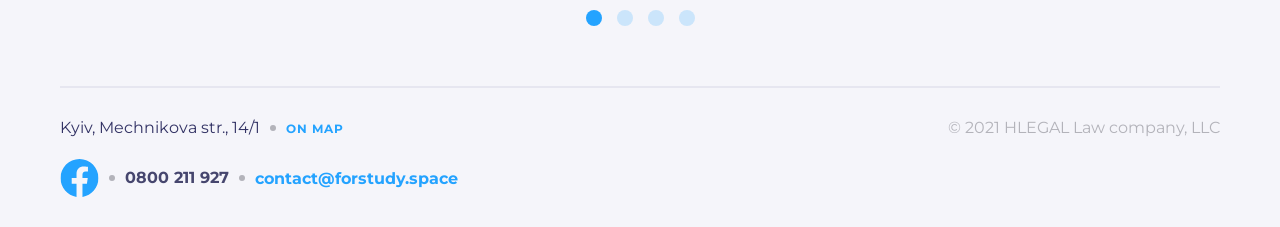
<file: about.html>
<!DOCTYPE html>
<html lang="en">

<head>
    <meta charset="UTF-8">
    <meta name="viewport" content="width=device-width, initial-scale=1.0">
    <title>about</title>
    <link rel="stylesheet" href="./css/style.css">
</head>

<body class="light-theme">
    <header class="header">
        <div class="header__wrapper">
            <div class="header__lang">
                <a class="header__lang-link" href="#">УК</a>
                <a class="header__lang-link" href="#">РУ</a>
                <a class="header__lang-link active" href="#">EN</a>
            </div>
            <a class="header__phone" href="tel:0800211927">0800 211 927</a>
        </div>
        <div class="header__logo">
            <a href="./index.html" class="header__logo-link" aria-label="Go to main page">
                <div class="header__logo-wrapper">
                    <div class="header__logo-svg">
                        <svg class="header__logo-svg--a" xmlns="http://www.w3.org/2000/svg" width="70" height="25"
                            viewBox="0 0 70 25" fill="none">
                            <path
                                d="M2.64358 0H0V19.0926H2.64358V12.0094C2.64358 10.8111 2.94164 9.86583 3.53774 9.20012C4.13384 8.53441 4.95024 8.18824 5.96102 8.18824C6.82926 8.18824 7.55495 8.50778 8.13809 9.12024C8.72124 9.74601 9.01929 10.5315 9.01929 11.4769V19.1059H11.6758V11.4769C11.6758 9.71938 11.1964 8.3347 10.2374 7.29619C9.27846 6.25768 8.02146 5.73843 6.49233 5.73843C6.05173 5.73843 5.61114 5.79168 5.1835 5.91151C4.7429 6.03134 4.39301 6.16448 4.10792 6.31094C3.82283 6.45739 3.5507 6.61717 3.30448 6.80356C3.05826 6.98996 2.8898 7.12311 2.81205 7.20299C2.7343 7.28288 2.6695 7.33613 2.64358 7.37608V0Z"
                                fill="#F0145A" />
                            <path d="M17.5856 0H14.8604V19.0767H17.5856V0Z" fill="white" />
                            <path
                                d="M33.6598 13.4896L33.796 12.127C33.796 10.3011 33.1965 8.77493 31.9701 7.54857C30.7438 6.32221 29.2176 5.72266 27.3917 5.72266C25.5658 5.72266 23.9851 6.37672 22.677 7.68483C21.3689 8.99295 20.7148 10.5463 20.7148 12.3995C20.7148 14.3072 21.3962 15.9423 22.7315 17.305C24.0669 18.6676 25.6748 19.3489 27.528 19.3489C28.2365 19.3489 28.8906 19.2399 29.5446 19.0491C30.1987 18.8311 30.7438 18.6131 31.1253 18.3951C31.5341 18.1498 31.9429 17.8773 32.2971 17.5775C32.6514 17.2777 32.8967 17.0597 33.0057 16.9234C33.1147 16.7872 33.1965 16.7054 33.251 16.6236L31.4796 14.8522L31.0708 15.37C30.7983 15.6971 30.335 16.0241 29.6809 16.3784C28.9996 16.7327 28.291 16.8962 27.528 16.8962C26.4651 16.8962 25.5658 16.5691 24.8027 15.8878C24.0396 15.2065 23.5764 14.4162 23.4401 13.4896H33.6598ZM27.3917 8.03912C28.4 8.03912 29.2176 8.33889 29.8989 8.9112C30.553 9.51075 30.9618 10.2466 31.1253 11.1732H23.5491C23.7944 10.2466 24.2304 9.51075 24.9117 8.9112C25.5658 8.33889 26.4106 8.03912 27.3917 8.03912Z"
                                fill="white" />
                            <path
                                d="M46.3695 18.286C46.3695 19.4852 46.0153 20.4662 45.2794 21.2293C44.5709 21.9651 43.6715 22.3467 42.5542 22.3467C42.0637 22.3467 41.5731 22.2649 41.1098 22.1286C40.6465 21.9924 40.2922 21.8289 39.9925 21.6381C39.6927 21.4473 39.4202 21.2566 39.1476 21.0113C38.9024 20.766 38.7389 20.6025 38.6571 20.5207C38.5753 20.439 38.5208 20.3572 38.4663 20.3027L36.6949 22.0741L36.9129 22.3467C37.0492 22.5374 37.2945 22.7827 37.6215 23.0552C37.9485 23.3005 38.3301 23.573 38.7661 23.8455C39.2021 24.0908 39.7472 24.3088 40.4285 24.4996C41.1098 24.6904 41.8184 24.7994 42.5542 24.7994C44.4074 24.7994 45.9335 24.1726 47.2144 22.919C48.468 21.6381 49.0948 20.112 49.0948 18.2588V5.99518H46.3695V7.3578L45.9063 6.94902C45.6065 6.67649 45.1432 6.40397 44.4891 6.13144C43.8351 5.85892 43.1265 5.72266 42.4179 5.72266C40.7555 5.72266 39.3384 6.34946 38.112 7.63033C36.8857 8.9112 36.2861 10.4373 36.2861 12.2632C36.2861 14.0892 36.8857 15.6153 38.112 16.8962C39.3384 18.177 40.7555 18.8038 42.4179 18.8038C42.8812 18.8038 43.3173 18.7493 43.7806 18.6403C44.2166 18.5041 44.5709 18.3678 44.8707 18.2315C45.1704 18.0953 45.443 17.9318 45.6882 17.741C45.9335 17.5502 46.1243 17.414 46.1788 17.3595L46.3695 17.1687V18.286ZM39.0114 12.2632C39.0114 11.1186 39.3657 10.1648 40.1015 9.37449C40.8373 8.58417 41.7094 8.17538 42.6905 8.17538C43.6715 8.17538 44.5436 8.58417 45.2794 9.37449C45.988 10.1648 46.3695 11.1186 46.3695 12.2632C46.3695 13.4079 45.988 14.3617 45.2794 15.152C44.5436 15.9423 43.6715 16.3511 42.6905 16.3511C41.7094 16.3511 40.8373 15.9423 40.1015 15.152C39.3657 14.3617 39.0114 13.4079 39.0114 12.2632Z"
                                fill="white" />
                            <path
                                d="M63.3195 19.0764V10.6281C63.3195 9.23823 62.8017 8.06637 61.7934 7.13979C60.7851 6.18595 59.4769 5.72266 57.869 5.72266C57.2422 5.72266 56.6154 5.80441 56.0159 5.96793C55.4163 6.1587 54.9258 6.34946 54.5715 6.56748C54.2172 6.7855 53.8629 7.03078 53.5359 7.33055C53.2089 7.60308 53.0181 7.79384 52.9091 7.90285C52.8273 8.01186 52.7456 8.09362 52.6911 8.17538L54.4625 9.94679L54.8168 9.4835C55.0348 9.18372 55.4163 8.9112 55.9886 8.61142C56.5609 8.31164 57.1877 8.17538 57.869 8.17538C58.6594 8.17538 59.3134 8.42065 59.8312 8.88394C60.349 9.34724 60.5943 9.94679 60.5943 10.6281L55.8251 11.4457C54.6533 11.6364 53.6994 12.0997 53.0454 12.8356C52.364 13.5714 52.0098 14.4707 52.0098 15.5335C52.0098 16.5419 52.4458 17.414 53.3179 18.177C54.2172 18.9674 55.3073 19.3489 56.6427 19.3489C57.106 19.3489 57.542 19.2944 57.9781 19.1581C58.4413 19.0491 58.7956 18.9129 59.0954 18.7766C59.3952 18.6403 59.6677 18.4768 59.913 18.286C60.1583 18.0953 60.3218 17.959 60.4308 17.9045C60.5125 17.8228 60.567 17.741 60.5943 17.7137V19.0764H63.3195ZM57.0515 16.8962C56.3429 16.8962 55.7706 16.7327 55.3618 16.4056C54.9258 16.0786 54.735 15.6971 54.735 15.261C54.735 14.7977 54.8713 14.3889 55.1711 14.0892C55.4708 13.7894 55.8796 13.5714 56.3702 13.4896L60.5943 12.8083V13.0808C60.5943 14.3072 60.2945 15.2338 59.6677 15.9151C59.0409 16.5691 58.1688 16.8962 57.0515 16.8962Z"
                                fill="white" />
                            <path d="M69.3337 0H66.6084V19.0767H69.3337V0Z" fill="white" />
                        </svg>
                        <svg class="header__logo-svg--b" xmlns="http://www.w3.org/2000/svg" width="70" height="5"
                            viewBox="0 0 70 5" fill="none">
                            <path d="M0 0.330754H0.852878V3.32109H2.70078V4.01603H0V0.330754Z" fill="white" />
                            <path
                                d="M8.26752 3.22633H6.5565L6.23009 4.01603H5.35615L6.99873 0.330754H7.84108L9.48893 4.01603H8.59393L8.26752 3.22633ZM7.99902 2.57877L7.41464 1.16784L6.83026 2.57877H7.99902Z"
                                fill="white" />
                            <path
                                d="M17.8731 0.330754L16.6675 4.01603H15.7515L14.9407 1.52057L14.1036 4.01603H13.1928L11.982 0.330754H12.8664L13.6982 2.92098L14.5669 0.330754H15.3566L16.199 2.94204L17.0571 0.330754H17.8731Z"
                                fill="white" />
                            <path
                                d="M26.9457 4.07921C26.5702 4.07921 26.2297 3.99848 25.9244 3.83703C25.6225 3.67207 25.3838 3.44569 25.2084 3.15789C25.0364 2.86658 24.9504 2.53841 24.9504 2.17339C24.9504 1.80838 25.0364 1.48196 25.2084 1.19416C25.3838 0.90285 25.6225 0.676469 25.9244 0.515018C26.2297 0.350058 26.5719 0.267578 26.951 0.267578C27.2704 0.267578 27.5582 0.323735 27.8144 0.436048C28.0741 0.548361 28.2917 0.709811 28.4672 0.920399L27.9197 1.42581C27.6705 1.13801 27.3616 0.994105 26.9931 0.994105C26.7649 0.994105 26.5614 1.045 26.3824 1.14678C26.2034 1.24505 26.063 1.38369 25.9612 1.56269C25.8629 1.74169 25.8138 1.94526 25.8138 2.17339C25.8138 2.40153 25.8629 2.6051 25.9612 2.7841C26.063 2.9631 26.2034 3.10349 26.3824 3.20527C26.5614 3.30355 26.7649 3.35268 26.9931 3.35268C27.3616 3.35268 27.6705 3.20703 27.9197 2.91571L28.4672 3.42112C28.2917 3.63522 28.0741 3.79843 27.8144 3.91074C27.5547 4.02305 27.2651 4.07921 26.9457 4.07921Z"
                                fill="white" />
                            <path
                                d="M33.3831 4.07921C33.0005 4.07921 32.6548 3.99673 32.3459 3.83177C32.0406 3.66681 31.8002 3.44043 31.6247 3.15262C31.4527 2.86131 31.3667 2.5349 31.3667 2.17339C31.3667 1.81189 31.4527 1.48723 31.6247 1.19943C31.8002 0.908114 32.0406 0.679978 32.3459 0.515018C32.6548 0.350058 33.0005 0.267578 33.3831 0.267578C33.7657 0.267578 34.1096 0.350058 34.415 0.515018C34.7203 0.679978 34.9607 0.908114 35.1362 1.19943C35.3117 1.48723 35.3995 1.81189 35.3995 2.17339C35.3995 2.5349 35.3117 2.86131 35.1362 3.15262C34.9607 3.44043 34.7203 3.66681 34.415 3.83177C34.1096 3.99673 33.7657 4.07921 33.3831 4.07921ZM33.3831 3.35268C33.6007 3.35268 33.7972 3.30355 33.9727 3.20527C34.1482 3.10349 34.2851 2.9631 34.3834 2.7841C34.4852 2.6051 34.5361 2.40153 34.5361 2.17339C34.5361 1.94526 34.4852 1.74169 34.3834 1.56269C34.2851 1.38369 34.1482 1.24505 33.9727 1.14678C33.7972 1.045 33.6007 0.994105 33.3831 0.994105C33.1655 0.994105 32.9689 1.045 32.7934 1.14678C32.618 1.24505 32.4793 1.38369 32.3775 1.56269C32.2793 1.74169 32.2301 1.94526 32.2301 2.17339C32.2301 2.40153 32.2793 2.6051 32.3775 2.7841C32.4793 2.9631 32.618 3.10349 32.7934 3.20527C32.9689 3.30355 33.1655 3.35268 33.3831 3.35268Z"
                                fill="white" />
                            <path
                                d="M42.0264 4.01603L42.0211 1.80487L40.9366 3.62645H40.5523L39.473 1.85225V4.01603H38.6728V0.330754H39.3782L40.7576 2.62089L42.1159 0.330754H42.8161L42.8266 4.01603H42.0264Z"
                                fill="white" />
                            <path
                                d="M47.9285 0.330754C48.2549 0.330754 48.5374 0.385156 48.7761 0.493959C49.0183 0.602763 49.2043 0.757194 49.3342 0.957251C49.464 1.15731 49.529 1.39422 49.529 1.66798C49.529 1.93824 49.464 2.17515 49.3342 2.37872C49.2043 2.57877 49.0183 2.7332 48.7761 2.84201C48.5374 2.9473 48.2549 2.99995 47.9285 2.99995H47.1862V4.01603H46.3333V0.330754H47.9285ZM47.8811 2.30501C48.1373 2.30501 48.3321 2.25061 48.4655 2.14181C48.5989 2.02949 48.6656 1.87155 48.6656 1.66798C48.6656 1.46091 48.5989 1.30297 48.4655 1.19416C48.3321 1.08185 48.1373 1.02569 47.8811 1.02569H47.1862V2.30501H47.8811Z"
                                fill="white" />
                            <path
                                d="M55.0121 3.22633H53.3011L52.9747 4.01603H52.1008L53.7433 0.330754H54.5857L56.2335 4.01603H55.3385L55.0121 3.22633ZM54.7436 2.57877L54.1592 1.16784L53.5749 2.57877H54.7436Z"
                                fill="white" />
                            <path
                                d="M62.6281 0.330754V4.01603H61.9279L60.0906 1.77854V4.01603H59.2482V0.330754H59.9537L61.7858 2.56824V0.330754H62.6281Z"
                                fill="white" />
                            <path
                                d="M67.9013 2.71039V4.01603H67.0485V2.69986L65.6217 0.330754H66.5273L67.5117 1.96807L68.4963 0.330754H69.3333L67.9013 2.71039Z"
                                fill="white" />
                        </svg>
                    </div>
                    <svg class="header__logo-svg--c" xmlns="http://www.w3.org/2000/svg" width="12" height="26"
                        viewBox="0 0 12 26" fill="none">
                        <path fill-rule="evenodd" clip-rule="evenodd"
                            d="M8.72827 0H11.9505L3.55574 26H0.333496L8.72827 0Z" fill="#F0145A" />
                    </svg>
                    <h2 class="header__logo-serv">about us</h2>
                </div>
            </a>
            <nav class="header__menu">
                <button class="header__menu-btn" type="button" aria-label="Open menu" aria-expanded="false"
                    aria-controls="site-menu">
                    <svg xmlns="http://www.w3.org/2000/svg" width="32" height="33" viewBox="0 0 32 33" fill="none">
                        <path d="M7 10.5H25" stroke="currentColor" stroke-width="2" />
                        <path d="M7 16.5H25" stroke="currentColor" stroke-width="2" />
                        <path d="M7 22.5H25" stroke="currentColor" stroke-width="2" />
                    </svg>
                </button>
                <ul class="header__menu-list" id="site-menu">
                    <li class="header__menu-close-item">
                        <button class="header__menu-close" type="button" aria-label="Close menu">
                            <svg xmlns="http://www.w3.org/2000/svg" width="32" height="32" viewBox="0 0 32 32"
                                fill="none">
                                <path d="M7 7L25 25" stroke="#EC6F5D" stroke-width="2" />
                                <path d="M25 7L7 25" stroke="#EC6F5D" stroke-width="2" />
                            </svg>
                        </button>
                    </li>
                    <li class="header__menu-item"><a class="menu-link active" href="./about.html">about us</a></li>
                    <li class="header__menu-item"><a class="menu-link" href="./services.html">services</a></li>
                    <li class="header__menu-item"><a class="menu-link" href="./team.html">team</a></li>
                    <li class="header__menu-item"><a class="menu-link" href="./publications.html">publications</a></li>
                    <li class="header__menu-item"><a class="menu-link" href="./contacts.html">contact</a></li>
                </ul>
            </nav>
        </div>
    </header>
    <div class="about__spacer"></div>
    <main class="about">

        <section class="about__intro">
            <div class="about__intro-text">
                <h1 class="about__title">We turn over the idea of legal services</h1>
                <div class="about__text">
                    <p>
                        Consolidating many years of experience and practice, the company's lawyers accompany complex
                        projects and achieve the
                        adoption of a number of decisions that are important for the industry. Many people form the
                        practice of applying the
                        law of the sea in Ukraine.
                    </p>
                    <p>HLEGAL is a reliable business partner, confirmed by stable cooperation with international
                        law firms, the trust
                        of large Ukrainian and international companies, and the recognition of professional ratings.
                    </p>
                </div>
            </div>
            <ul class="about__advantages">
                <li class="about__advantages-item">
                    <div class="about__advantages-heading">
                        <img src="./image/about-experience.svg" width="32" height="32" alt="">
                        <span class="about__advantages-number">10+</span>
                    </div>
                    <p>years of relevant experience</p>
                </li>
                <li class="about__advantages-item">
                    <div class="about__advantages-heading">
                        <img src="./image/about-clients.svg" width="32" height="32" alt="">
                        <span class="about__advantages-number">30+</span>
                    </div>
                    <p>active clients who entrust us with their orders on a monthly basis</p>
                </li>
                <li class="about__advantages-item">
                    <div class="about__advantages-heading">
                        <img src="./image/about-probono.svg" width="32" height="32" alt="">
                        <span class="about__advantages-number">500+</span>
                    </div>
                    <p>hours of pro bono work annually</p>
                </li>
            </ul>
        </section>

        <div class="about__spacer"></div>

        <div class="about__photo">
            <img class="about__photo-img" src="./image/about-team.jpg" alt="HLEGAL team">
            <span class="about__photo-label">Team</span>
        </div>
        <div class="about__spacer"></div>

        <section class="about__more">
            <div class="about__text">
                <p>The historically unchanged legal profession has begun to reformat in recent years. Clients are
                    feeling
                    this, but law firms are still resisting evolution. Clients need convenience, simplicity, transparent
                    payment. Google, IBM WatsOn, Symantec Clearwell prove that the technological revolution in legal
                    services
                    has begun and is imminent.</p>
                <p>Quality is what we care about the most.</p>
                <p>It's simple. If you are unhappy with our work, we will refund your money. We trust our clients. And
                    we
                    want our clients to trust us too.</p>
            </div>
            <h2 class="about__title">Quality is what we care about the most.</h2>
        </section>

        <div class="about__achievements-spacer"></div>

        <section class="about__achievements">
            <h2 class="about__achievements-title">Achievements</h2>
            <ul class="about__achievements-list">
                <li class="about__achievements-item">
                    <img src="./image/achievement-1.png" alt="The Legal 500">
                </li>
                <li class="about__achievements-item" hidden>
                    <img src="./image/achievement-2.png" alt="Legal Awards 2017">
                </li>
                <li class="about__achievements-item" hidden>
                    <img src="./image/achievement-3.png" alt="Market Leaders 2017">
                </li>
                <li class="about__achievements-item" hidden>
                    <img src="./image/achievement-4.png" alt="Ukrainian Law Firms 2017">
                </li>
            </ul>
            <div class="about__achievements-pagination" role="group" aria-label="Choose achievement">
                <button class="about__achievements-dot active" type="button" aria-label="The Legal 500"
                    aria-pressed="true"></button>
                <button class="about__achievements-dot" type="button" aria-label="Legal Awards 2017"
                    aria-pressed="false"></button>
                <button class="about__achievements-dot" type="button" aria-label="Market Leaders 2017"
                    aria-pressed="false"></button>
                <button class="about__achievements-dot" type="button" aria-label="Ukrainian Law Firms 2017"
                    aria-pressed="false"></button>
            </div>
        </section>
    </main>

    <footer class="footer footer--about">
        <div class="footer__separator"></div>
        <div class="footer__wrapper">
            <div class="footer__row">
                <h3 class="footer__address">Kyiv, Mechnikova str., 14/1</h3>
                <a class="footer__link" href="https://www.google.com/maps?q=Kyiv,+Mechnikova+str.,+14/1" target="_blank"
                    rel="noopener noreferrer">On map</a>
            </div>
            <div class="footer__row">
                <a class="footer__facebook" href="#" aria-label="Facebook"><svg xmlns="http://www.w3.org/2000/svg"
                        width="39" height="38" viewBox="0 0 39 38" fill="none">
                        <g clip-path="url(#clip0_169520_2011)">
                            <path
                                d="M38.5 19.1161C38.5 8.55857 29.9934 0 19.5 0C9.00658 0 0.5 8.55857 0.5 19.1161C0.5 28.6575 7.44803 36.5659 16.5312 38V24.6419H11.707V19.1161H16.5312V14.9046C16.5312 10.1136 19.3678 7.46723 23.7078 7.46723C25.7866 7.46723 27.9609 7.84059 27.9609 7.84059V12.545H25.5651C23.2048 12.545 22.4688 14.0185 22.4688 15.5302V19.1161H27.7383L26.8959 24.6419H22.4688V38C31.552 36.5659 38.5 28.6575 38.5 19.1161Z"
                                fill="currentColor" />
                        </g>
                        <defs>
                            <clippath id="clip0_169520_2011">
                                <rect width="38" height="38" fill="white" transform="translate(0.5)" />
                            </clippath>
                        </defs>
                    </svg></a>
                <a class="footer__phone" href="tel:0800211927">0800 211 927</a>
                <a class="footer__email" href="mailto:contact@forstudy.space">contact@forstudy.space</a>
            </div>
        </div>
        <div class="footer__rights">© 2021 HLEGAL Law company, LLC</div>
    </footer>

    <script src="./js/script.js"></script>
</body>

</html>
</file>
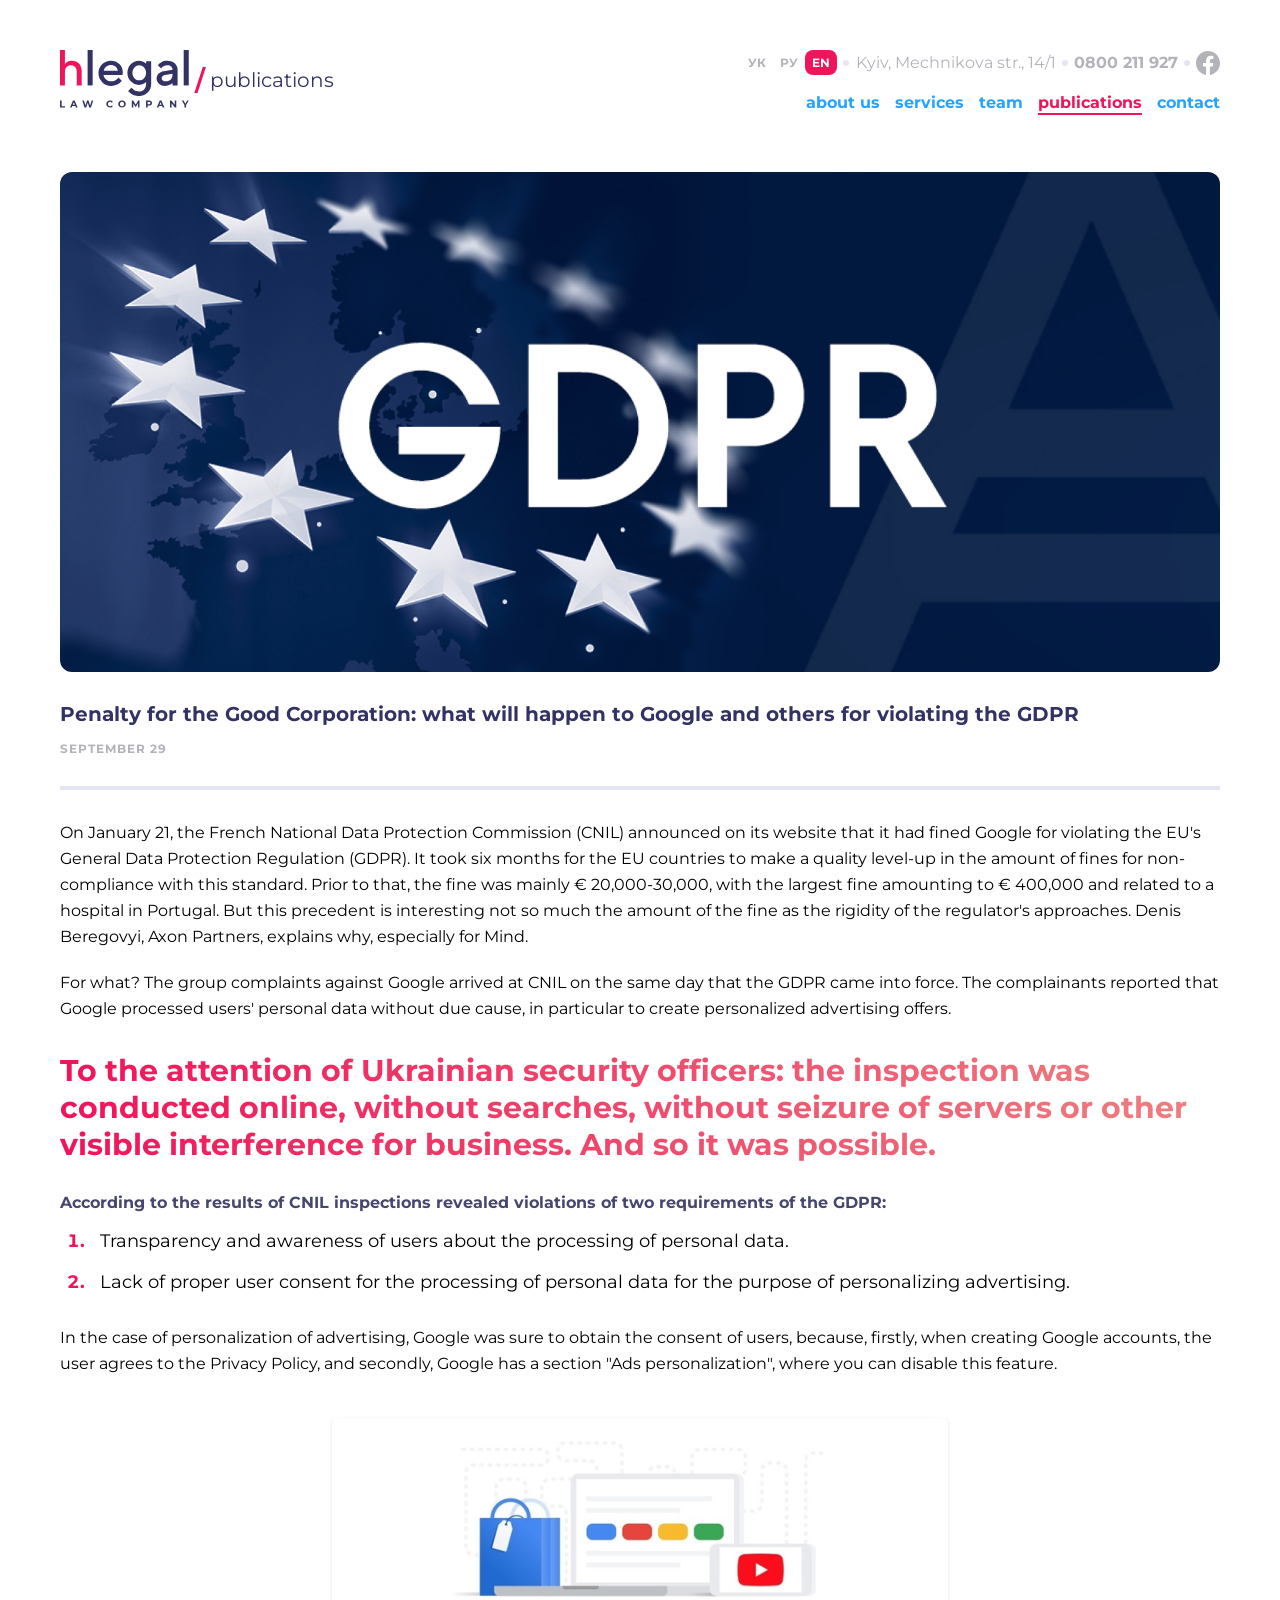
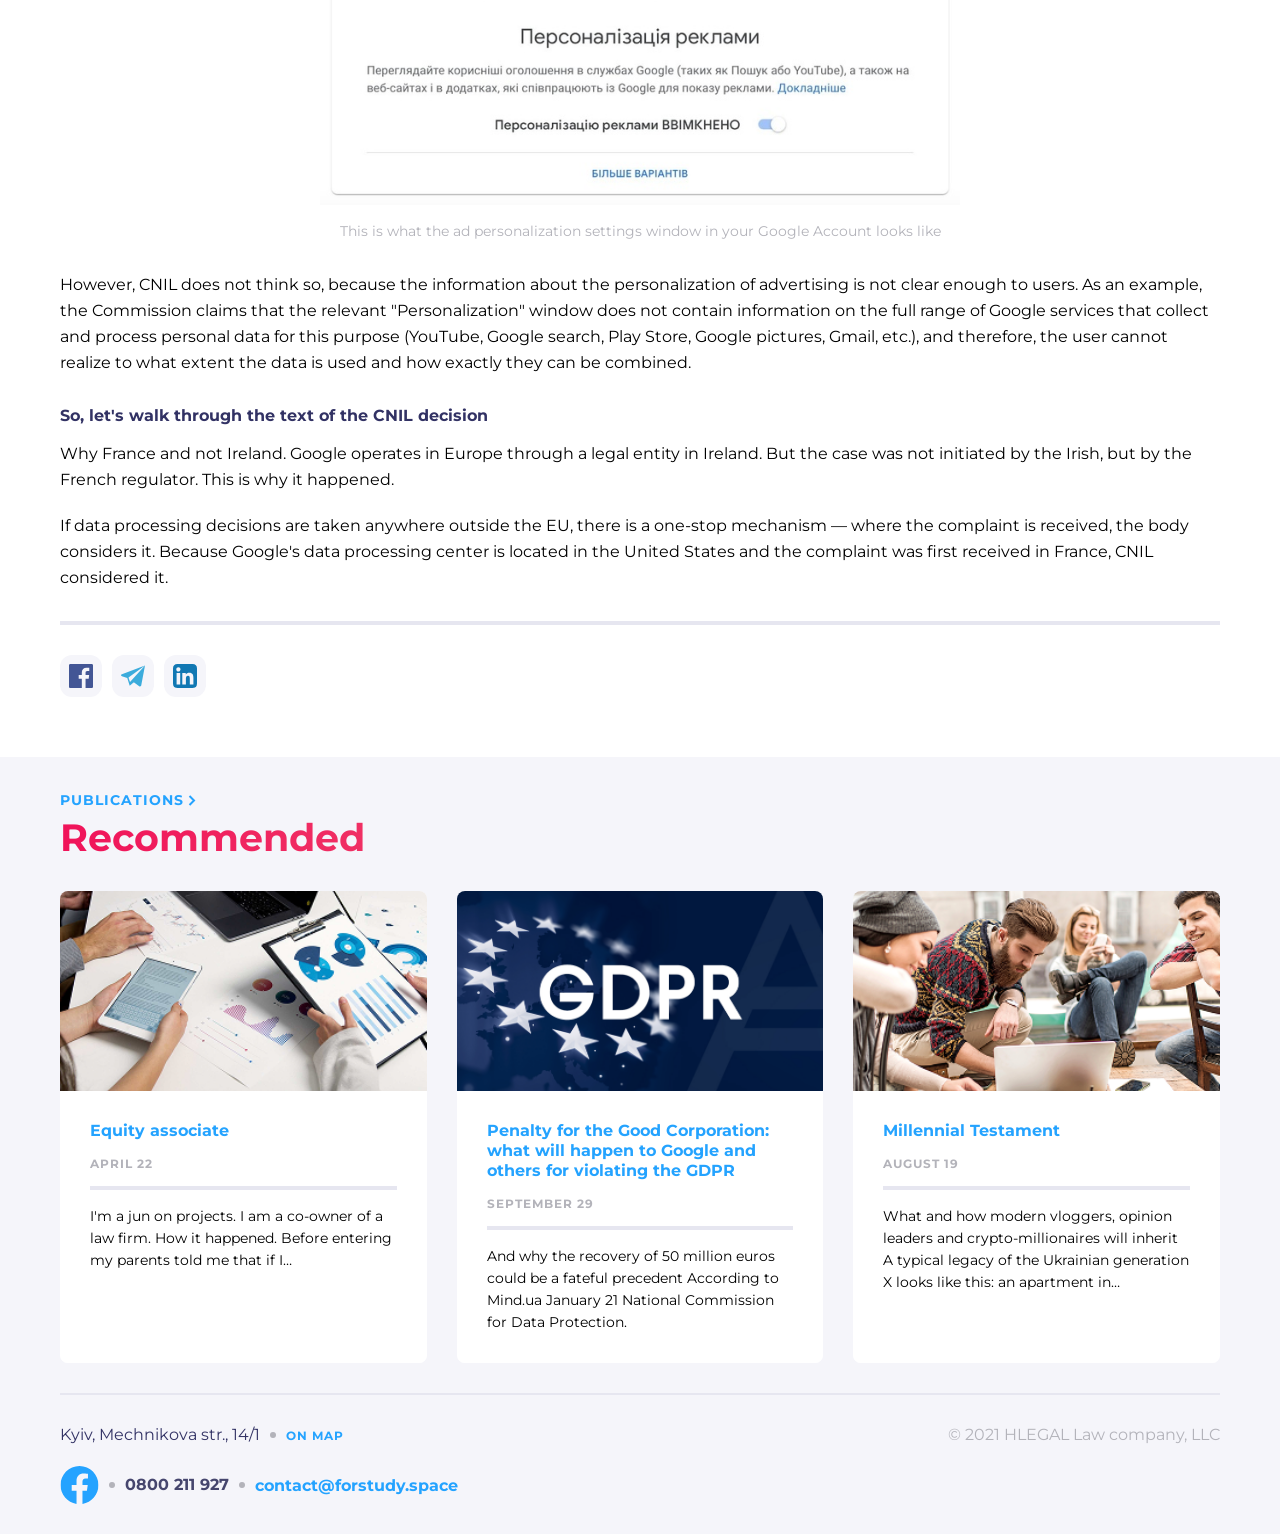
<file: publication_entry.html>
<!DOCTYPE html>
<html lang="en">

<head>
    <meta charset="UTF-8">
    <meta name="viewport" content="width=device-width, initial-scale=1.0">
    <title>publications entry</title>
    <link rel="stylesheet" href="./css/style.css">
</head>

<body class="light-theme">
    <header class="header">
        <div class="header__wrapper">
            <div class="header__lang">
                <a class="header__lang-link" href="#">УК</a>
                <a class="header__lang-link" href="#">РУ</a>
                <a class="header__lang-link active" href="#">EN</a>
            </div>
            <span class="header__address">Kyiv, Mechnikova str., 14/1</span>
            <a class="header__phone" href="tel:0800211927">0800 211 927</a>
            <a class="header__facebook" href="#" aria-label="Facebook">
                <svg xmlns="http://www.w3.org/2000/svg" width="24" height="24" viewBox="0 0 24 24" aria-hidden="true">
                    <path fill="currentColor"
                        d="M24 12.073C24 5.405 18.627 0 12 0S0 5.405 0 12.073C0 18.1 4.388 23.094 10.125 24v-8.437H7.078v-3.49h3.047v-2.66c0-3.025 1.792-4.697 4.533-4.697 1.312 0 2.686.236 2.686.236v2.971h-1.513c-1.491 0-1.956.931-1.956 1.887v2.263h3.328l-.532 3.49h-2.796V24C19.612 23.094 24 18.1 24 12.073Z" />
                </svg>
            </a>
        </div>
        <div class="header__logo">
            <a href="./index.html" class="header__logo-link" aria-label="Go to main page">
                <div class="header__logo-wrapper">
                    <div class="header__logo-svg">
                        <svg class="header__logo-svg--a" xmlns="http://www.w3.org/2000/svg" width="70" height="25"
                            viewBox="0 0 70 25" fill="none">
                            <path
                                d="M2.64358 0H0V19.0926H2.64358V12.0094C2.64358 10.8111 2.94164 9.86583 3.53774 9.20012C4.13384 8.53441 4.95024 8.18824 5.96102 8.18824C6.82926 8.18824 7.55495 8.50778 8.13809 9.12024C8.72124 9.74601 9.01929 10.5315 9.01929 11.4769V19.1059H11.6758V11.4769C11.6758 9.71938 11.1964 8.3347 10.2374 7.29619C9.27846 6.25768 8.02146 5.73843 6.49233 5.73843C6.05173 5.73843 5.61114 5.79168 5.1835 5.91151C4.7429 6.03134 4.39301 6.16448 4.10792 6.31094C3.82283 6.45739 3.5507 6.61717 3.30448 6.80356C3.05826 6.98996 2.8898 7.12311 2.81205 7.20299C2.7343 7.28288 2.6695 7.33613 2.64358 7.37608V0Z"
                                fill="#F0145A" />
                            <path d="M17.5856 0H14.8604V19.0767H17.5856V0Z" fill="white" />
                            <path
                                d="M33.6598 13.4896L33.796 12.127C33.796 10.3011 33.1965 8.77493 31.9701 7.54857C30.7438 6.32221 29.2176 5.72266 27.3917 5.72266C25.5658 5.72266 23.9851 6.37672 22.677 7.68483C21.3689 8.99295 20.7148 10.5463 20.7148 12.3995C20.7148 14.3072 21.3962 15.9423 22.7315 17.305C24.0669 18.6676 25.6748 19.3489 27.528 19.3489C28.2365 19.3489 28.8906 19.2399 29.5446 19.0491C30.1987 18.8311 30.7438 18.6131 31.1253 18.3951C31.5341 18.1498 31.9429 17.8773 32.2971 17.5775C32.6514 17.2777 32.8967 17.0597 33.0057 16.9234C33.1147 16.7872 33.1965 16.7054 33.251 16.6236L31.4796 14.8522L31.0708 15.37C30.7983 15.6971 30.335 16.0241 29.6809 16.3784C28.9996 16.7327 28.291 16.8962 27.528 16.8962C26.4651 16.8962 25.5658 16.5691 24.8027 15.8878C24.0396 15.2065 23.5764 14.4162 23.4401 13.4896H33.6598ZM27.3917 8.03912C28.4 8.03912 29.2176 8.33889 29.8989 8.9112C30.553 9.51075 30.9618 10.2466 31.1253 11.1732H23.5491C23.7944 10.2466 24.2304 9.51075 24.9117 8.9112C25.5658 8.33889 26.4106 8.03912 27.3917 8.03912Z"
                                fill="white" />
                            <path
                                d="M46.3695 18.286C46.3695 19.4852 46.0153 20.4662 45.2794 21.2293C44.5709 21.9651 43.6715 22.3467 42.5542 22.3467C42.0637 22.3467 41.5731 22.2649 41.1098 22.1286C40.6465 21.9924 40.2922 21.8289 39.9925 21.6381C39.6927 21.4473 39.4202 21.2566 39.1476 21.0113C38.9024 20.766 38.7389 20.6025 38.6571 20.5207C38.5753 20.439 38.5208 20.3572 38.4663 20.3027L36.6949 22.0741L36.9129 22.3467C37.0492 22.5374 37.2945 22.7827 37.6215 23.0552C37.9485 23.3005 38.3301 23.573 38.7661 23.8455C39.2021 24.0908 39.7472 24.3088 40.4285 24.4996C41.1098 24.6904 41.8184 24.7994 42.5542 24.7994C44.4074 24.7994 45.9335 24.1726 47.2144 22.919C48.468 21.6381 49.0948 20.112 49.0948 18.2588V5.99518H46.3695V7.3578L45.9063 6.94902C45.6065 6.67649 45.1432 6.40397 44.4891 6.13144C43.8351 5.85892 43.1265 5.72266 42.4179 5.72266C40.7555 5.72266 39.3384 6.34946 38.112 7.63033C36.8857 8.9112 36.2861 10.4373 36.2861 12.2632C36.2861 14.0892 36.8857 15.6153 38.112 16.8962C39.3384 18.177 40.7555 18.8038 42.4179 18.8038C42.8812 18.8038 43.3173 18.7493 43.7806 18.6403C44.2166 18.5041 44.5709 18.3678 44.8707 18.2315C45.1704 18.0953 45.443 17.9318 45.6882 17.741C45.9335 17.5502 46.1243 17.414 46.1788 17.3595L46.3695 17.1687V18.286ZM39.0114 12.2632C39.0114 11.1186 39.3657 10.1648 40.1015 9.37449C40.8373 8.58417 41.7094 8.17538 42.6905 8.17538C43.6715 8.17538 44.5436 8.58417 45.2794 9.37449C45.988 10.1648 46.3695 11.1186 46.3695 12.2632C46.3695 13.4079 45.988 14.3617 45.2794 15.152C44.5436 15.9423 43.6715 16.3511 42.6905 16.3511C41.7094 16.3511 40.8373 15.9423 40.1015 15.152C39.3657 14.3617 39.0114 13.4079 39.0114 12.2632Z"
                                fill="white" />
                            <path
                                d="M63.3195 19.0764V10.6281C63.3195 9.23823 62.8017 8.06637 61.7934 7.13979C60.7851 6.18595 59.4769 5.72266 57.869 5.72266C57.2422 5.72266 56.6154 5.80441 56.0159 5.96793C55.4163 6.1587 54.9258 6.34946 54.5715 6.56748C54.2172 6.7855 53.8629 7.03078 53.5359 7.33055C53.2089 7.60308 53.0181 7.79384 52.9091 7.90285C52.8273 8.01186 52.7456 8.09362 52.6911 8.17538L54.4625 9.94679L54.8168 9.4835C55.0348 9.18372 55.4163 8.9112 55.9886 8.61142C56.5609 8.31164 57.1877 8.17538 57.869 8.17538C58.6594 8.17538 59.3134 8.42065 59.8312 8.88394C60.349 9.34724 60.5943 9.94679 60.5943 10.6281L55.8251 11.4457C54.6533 11.6364 53.6994 12.0997 53.0454 12.8356C52.364 13.5714 52.0098 14.4707 52.0098 15.5335C52.0098 16.5419 52.4458 17.414 53.3179 18.177C54.2172 18.9674 55.3073 19.3489 56.6427 19.3489C57.106 19.3489 57.542 19.2944 57.9781 19.1581C58.4413 19.0491 58.7956 18.9129 59.0954 18.7766C59.3952 18.6403 59.6677 18.4768 59.913 18.286C60.1583 18.0953 60.3218 17.959 60.4308 17.9045C60.5125 17.8228 60.567 17.741 60.5943 17.7137V19.0764H63.3195ZM57.0515 16.8962C56.3429 16.8962 55.7706 16.7327 55.3618 16.4056C54.9258 16.0786 54.735 15.6971 54.735 15.261C54.735 14.7977 54.8713 14.3889 55.1711 14.0892C55.4708 13.7894 55.8796 13.5714 56.3702 13.4896L60.5943 12.8083V13.0808C60.5943 14.3072 60.2945 15.2338 59.6677 15.9151C59.0409 16.5691 58.1688 16.8962 57.0515 16.8962Z"
                                fill="white" />
                            <path d="M69.3337 0H66.6084V19.0767H69.3337V0Z" fill="white" />
                        </svg>
                        <svg class="header__logo-svg--b" xmlns="http://www.w3.org/2000/svg" width="70" height="5"
                            viewBox="0 0 70 5" fill="none">
                            <path d="M0 0.330754H0.852878V3.32109H2.70078V4.01603H0V0.330754Z" fill="white" />
                            <path
                                d="M8.26752 3.22633H6.5565L6.23009 4.01603H5.35615L6.99873 0.330754H7.84108L9.48893 4.01603H8.59393L8.26752 3.22633ZM7.99902 2.57877L7.41464 1.16784L6.83026 2.57877H7.99902Z"
                                fill="white" />
                            <path
                                d="M17.8731 0.330754L16.6675 4.01603H15.7515L14.9407 1.52057L14.1036 4.01603H13.1928L11.982 0.330754H12.8664L13.6982 2.92098L14.5669 0.330754H15.3566L16.199 2.94204L17.0571 0.330754H17.8731Z"
                                fill="white" />
                            <path
                                d="M26.9457 4.07921C26.5702 4.07921 26.2297 3.99848 25.9244 3.83703C25.6225 3.67207 25.3838 3.44569 25.2084 3.15789C25.0364 2.86658 24.9504 2.53841 24.9504 2.17339C24.9504 1.80838 25.0364 1.48196 25.2084 1.19416C25.3838 0.90285 25.6225 0.676469 25.9244 0.515018C26.2297 0.350058 26.5719 0.267578 26.951 0.267578C27.2704 0.267578 27.5582 0.323735 27.8144 0.436048C28.0741 0.548361 28.2917 0.709811 28.4672 0.920399L27.9197 1.42581C27.6705 1.13801 27.3616 0.994105 26.9931 0.994105C26.7649 0.994105 26.5614 1.045 26.3824 1.14678C26.2034 1.24505 26.063 1.38369 25.9612 1.56269C25.8629 1.74169 25.8138 1.94526 25.8138 2.17339C25.8138 2.40153 25.8629 2.6051 25.9612 2.7841C26.063 2.9631 26.2034 3.10349 26.3824 3.20527C26.5614 3.30355 26.7649 3.35268 26.9931 3.35268C27.3616 3.35268 27.6705 3.20703 27.9197 2.91571L28.4672 3.42112C28.2917 3.63522 28.0741 3.79843 27.8144 3.91074C27.5547 4.02305 27.2651 4.07921 26.9457 4.07921Z"
                                fill="white" />
                            <path
                                d="M33.3831 4.07921C33.0005 4.07921 32.6548 3.99673 32.3459 3.83177C32.0406 3.66681 31.8002 3.44043 31.6247 3.15262C31.4527 2.86131 31.3667 2.5349 31.3667 2.17339C31.3667 1.81189 31.4527 1.48723 31.6247 1.19943C31.8002 0.908114 32.0406 0.679978 32.3459 0.515018C32.6548 0.350058 33.0005 0.267578 33.3831 0.267578C33.7657 0.267578 34.1096 0.350058 34.415 0.515018C34.7203 0.679978 34.9607 0.908114 35.1362 1.19943C35.3117 1.48723 35.3995 1.81189 35.3995 2.17339C35.3995 2.5349 35.3117 2.86131 35.1362 3.15262C34.9607 3.44043 34.7203 3.66681 34.415 3.83177C34.1096 3.99673 33.7657 4.07921 33.3831 4.07921ZM33.3831 3.35268C33.6007 3.35268 33.7972 3.30355 33.9727 3.20527C34.1482 3.10349 34.2851 2.9631 34.3834 2.7841C34.4852 2.6051 34.5361 2.40153 34.5361 2.17339C34.5361 1.94526 34.4852 1.74169 34.3834 1.56269C34.2851 1.38369 34.1482 1.24505 33.9727 1.14678C33.7972 1.045 33.6007 0.994105 33.3831 0.994105C33.1655 0.994105 32.9689 1.045 32.7934 1.14678C32.618 1.24505 32.4793 1.38369 32.3775 1.56269C32.2793 1.74169 32.2301 1.94526 32.2301 2.17339C32.2301 2.40153 32.2793 2.6051 32.3775 2.7841C32.4793 2.9631 32.618 3.10349 32.7934 3.20527C32.9689 3.30355 33.1655 3.35268 33.3831 3.35268Z"
                                fill="white" />
                            <path
                                d="M42.0264 4.01603L42.0211 1.80487L40.9366 3.62645H40.5523L39.473 1.85225V4.01603H38.6728V0.330754H39.3782L40.7576 2.62089L42.1159 0.330754H42.8161L42.8266 4.01603H42.0264Z"
                                fill="white" />
                            <path
                                d="M47.9285 0.330754C48.2549 0.330754 48.5374 0.385156 48.7761 0.493959C49.0183 0.602763 49.2043 0.757194 49.3342 0.957251C49.464 1.15731 49.529 1.39422 49.529 1.66798C49.529 1.93824 49.464 2.17515 49.3342 2.37872C49.2043 2.57877 49.0183 2.7332 48.7761 2.84201C48.5374 2.9473 48.2549 2.99995 47.9285 2.99995H47.1862V4.01603H46.3333V0.330754H47.9285ZM47.8811 2.30501C48.1373 2.30501 48.3321 2.25061 48.4655 2.14181C48.5989 2.02949 48.6656 1.87155 48.6656 1.66798C48.6656 1.46091 48.5989 1.30297 48.4655 1.19416C48.3321 1.08185 48.1373 1.02569 47.8811 1.02569H47.1862V2.30501H47.8811Z"
                                fill="white" />
                            <path
                                d="M55.0121 3.22633H53.3011L52.9747 4.01603H52.1008L53.7433 0.330754H54.5857L56.2335 4.01603H55.3385L55.0121 3.22633ZM54.7436 2.57877L54.1592 1.16784L53.5749 2.57877H54.7436Z"
                                fill="white" />
                            <path
                                d="M62.6281 0.330754V4.01603H61.9279L60.0906 1.77854V4.01603H59.2482V0.330754H59.9537L61.7858 2.56824V0.330754H62.6281Z"
                                fill="white" />
                            <path
                                d="M67.9013 2.71039V4.01603H67.0485V2.69986L65.6217 0.330754H66.5273L67.5117 1.96807L68.4963 0.330754H69.3333L67.9013 2.71039Z"
                                fill="white" />
                        </svg>
                    </div>
                    <svg class="header__logo-svg--c" xmlns="http://www.w3.org/2000/svg" width="12" height="26"
                        viewBox="0 0 12 26" fill="none">
                        <path fill-rule="evenodd" clip-rule="evenodd"
                            d="M8.72827 0H11.9505L3.55574 26H0.333496L8.72827 0Z" fill="#F0145A" />
                    </svg>
                    <h2 class="header__logo-serv">publications</h2>
                </div>
            </a>
            <nav class="header__menu">
                <button class="header__menu-btn" type="button" aria-label="Open menu" aria-expanded="false"
                    aria-controls="site-menu">
                    <svg xmlns="http://www.w3.org/2000/svg" width="32" height="33" viewBox="0 0 32 33" fill="none">
                        <path d="M7 10.5H25" stroke="currentColor" stroke-width="2" />
                        <path d="M7 16.5H25" stroke="currentColor" stroke-width="2" />
                        <path d="M7 22.5H25" stroke="currentColor" stroke-width="2" />
                    </svg>
                </button>
                <ul class="header__menu-list" id="site-menu">
                    <li class="header__menu-close-item">
                        <button class="header__menu-close" type="button" aria-label="Close menu">
                            <svg xmlns="http://www.w3.org/2000/svg" width="32" height="32" viewBox="0 0 32 32"
                                fill="none">
                                <path d="M7 7L25 25" stroke="#EC6F5D" stroke-width="2" />
                                <path d="M25 7L7 25" stroke="#EC6F5D" stroke-width="2" />
                            </svg>
                        </button>
                    </li>
                    <li class="header__menu-item"><a class="menu-link" href="./about.html">about us</a></li>
                    <li class="header__menu-item"><a class="menu-link" href="./services.html">services</a></li>
                    <li class="header__menu-item"><a class="menu-link" href="./team.html">team</a></li>
                    <li class="header__menu-item"><a class="menu-link active"
                            href="./publications.html">publications</a></li>
                    <li class="header__menu-item"><a class="menu-link" href="./contacts.html">contact</a></li>
                </ul>
            </nav>
        </div>
    </header>

    <section class="pub__entry">
        <img class="pub__entry-img" src="./image/publ-2.png" alt="Publication Penalty for the Good Corporation">
        <h1 class="pub__entry-title">Penalty for the Good Corporation: what will happen to Google and others for
            violating the GDPR</h1>
        <p class="pub__entry-date">September 29</p>
        <span class="pub__entry-separator"></span>
        <p class="pub__entry-text">
            On January 21, the French National Data Protection Commission (CNIL) announced on its website that it had
            fined Google
            for violating the EU's General Data Protection Regulation (GDPR). It took six months for the EU countries to
            make a
            quality level-up in the amount of fines for non-compliance with this standard. Prior to that, the fine was
            mainly €
            20,000-30,000, with the largest fine amounting to € 400,000 and related to a hospital in Portugal. But this
            precedent is
            interesting not so much the amount of the fine as the rigidity of the regulator's approaches. Denis
            Beregovyi, Axon
            Partners, explains why, especially for Mind.
        </p>
        <p class="pub__entry-text">
            For what? The group complaints against Google arrived at CNIL on the same day that the GDPR came into force.
            The
            complainants reported that Google processed users' personal data without due cause, in particular to create
            personalized
            advertising offers.
        </p>
        <p class="pub__entry-attention">
            To the attention of Ukrainian security officers: the inspection was conducted online, without searches,
            without seizure
            of servers or other visible interference for business. And so it was possible.
        </p>
        <div class="pub__entry-block">
            <h2 class="pub__entry-subtitle">
                According to the results of CNIL inspections revealed violations of two requirements of the GDPR:
            </h2>
            <ol class="pub__entry-list">
                <li>Transparency and awareness of users about the processing of personal data.</li>
                <li>Lack of proper user consent for the processing of personal data for the purpose of personalizing
                    advertising.</li>
            </ol>
        </div>
        <div class="pub__entry-block">
            <p class="pub__entry-text">
                In the case of personalization of advertising, Google was sure to obtain
                the consent of users, because, firstly, when creating Google accounts,
                the user agrees to the Privacy Policy, and secondly, Google has a section
                "Ads personalization", where you can disable this feature.
            </p>
        </div>

        <figure class="pub__entry-figure">
            <img class="pub__entry-settings" src="./image/google-settings.png"
                alt="Google Account ad personalization settings">
            <figcaption class="pub__entry-caption">
                This is what the ad personalization settings window in your Google Account looks like
            </figcaption>
        </figure>

        <div class="pub__entry-block">
            <p class="pub__entry-text">
                However, CNIL does not think so, because the information about the
                personalization of advertising is not clear enough to users. As an example,
                the Commission claims that the relevant "Personalization" window does not
                contain information on the full range of Google services that collect and
                process personal data for this purpose (YouTube, Google search, Play Store,
                Google pictures, Gmail, etc.), and therefore, the user cannot realize to
                what extent the data is used and how exactly they can be combined.
            </p>
        </div>

        <div class="pub__entry-block">
            <h2 class="pub__entry-subtitle pub__entry-subtitle--main">
                So, let's walk through the text of the CNIL decision
            </h2>
            <p class="pub__entry-text">
                Why France and not Ireland. Google operates in Europe through a legal
                entity in Ireland. But the case was not initiated by the Irish, but by
                the French regulator. This is why it happened.
            </p>
            <p class="pub__entry-text">
                If data processing decisions are taken anywhere outside the EU, there is
                a one-stop mechanism — where the complaint is received, the body considers
                it. Because Google's data processing center is located in the United States
                and the complaint was first received in France, CNIL considered it.
            </p>
        </div>

        <div class="pub__entry-share">
            <button class="pub__entry-share-btn" type="button" aria-label="Share on Facebook">
                <img src="./image/facebook-share.svg" alt="" width="24" height="24">
            </button>
            <button class="pub__entry-share-btn" type="button" aria-label="Share on Telegram">
                <img src="./image/telegram-share.svg" alt="" width="24" height="24">
            </button>
            <button class="pub__entry-share-btn" type="button" aria-label="Share on LinkedIn">
                <img src="./image/linkedin-share.svg" alt="" width="24" height="24">
            </button>
        </div>
    </section>

    <section class="publications">
        <div class="publications__wrapper">
            <h3 class="publications__title">
                <a href="./publications.html" class="publications__link">
                    <span>Publications</span>
                    <svg xmlns="http://www.w3.org/2000/svg" width="12" height="13" viewBox="0 0 12 13" fill="none">
                        <path d="M3.5 2L8 6.5L3.5 11" stroke="#24A3FF" stroke-width="2" />
                    </svg>
                </a>
            </h3>
        </div>
        <div class="publications__text-wrapper">
            <h2 class="publications__text">Recommended</h2>
        </div>
        <div class="pub__list">
            <article class="pub__list-item">
                <img class="pub__list-img" src="./image/publ-1.png" alt="Publication associate">
                <div class="pub__list-wrapper">
                    <a class="pub__list-link" href="./publications.html">Equity associate</a>
                    <p class="pub__list-date">April 22</p>
                    <span class="pub__list-separator"></span>
                    <p class="pub__list-text">I'm a jun on projects. I am a co-owner of a law firm. How it happened.
                        Before
                        entering
                        my parents told me that if I…</p>
                </div>
            </article>
            <article class="pub__list-item">
                <img class="pub__list-img" src="./image/publ-2.png" alt="Publication Penalty for the Good Corporation">
                <div class="pub__list-wrapper">
                    <a class="pub__list-link" href="./publications.html">Penalty for the Good Corporation: what will
                        happen
                        to
                        Google
                        and others for violating the GDPR</a>
                    <p class="pub__list-date">September 29</p>
                    <span class="pub__list-separator"></span>
                    <p class="pub__list-text">And why the recovery of 50 million euros could be a fateful precedent
                        According to
                        Mind.ua January 21 National Commission for Data Protection.</p>
                </div>
            </article>
            <article class="pub__list-item">
                <img class="pub__list-img" src="./image/publ-3.png" alt="Publication Millennial Testament">
                <div class="pub__list-wrapper">
                    <a class="pub__list-link" href="./publications.html">Millennial Testament</a>
                    <p class="pub__list-date">August 19</p>
                    <span class="pub__list-separator"></span>
                    <p class="pub__list-text">What and how modern vloggers, opinion leaders and crypto-millionaires will
                        inherit A
                        typical legacy of the Ukrainian generation X looks like this: an apartment in…</p>
                </div>
            </article>
        </div>
    </section>



    <footer class="footer">
        <div class="footer__separator"></div>
        <div class="footer__wrapper">
            <div class="footer__row">
                <h3 class="footer__address">Kyiv, Mechnikova str., 14/1</h3>
                <a class="footer__link" href="https://www.google.com/maps?q=Kyiv,+Mechnikova+str.,+14/1" target="_blank"
                    rel="noopener noreferrer">On map</a>
            </div>
            <div class="footer__row">
                <a class="footer__facebook" href="#" aria-label="Facebook"><svg xmlns="http://www.w3.org/2000/svg"
                        width="39" height="38" viewBox="0 0 39 38" fill="none">
                        <g clip-path="url(#clip0_169520_2011)">
                            <path
                                d="M38.5 19.1161C38.5 8.55857 29.9934 0 19.5 0C9.00658 0 0.5 8.55857 0.5 19.1161C0.5 28.6575 7.44803 36.5659 16.5312 38V24.6419H11.707V19.1161H16.5312V14.9046C16.5312 10.1136 19.3678 7.46723 23.7078 7.46723C25.7866 7.46723 27.9609 7.84059 27.9609 7.84059V12.545H25.5651C23.2048 12.545 22.4688 14.0185 22.4688 15.5302V19.1161H27.7383L26.8959 24.6419H22.4688V38C31.552 36.5659 38.5 28.6575 38.5 19.1161Z"
                                fill="currentColor" />
                        </g>
                        <defs>
                            <clippath id="clip0_169520_2011">
                                <rect width="38" height="38" fill="white" transform="translate(0.5)" />
                            </clippath>
                        </defs>
                    </svg></a>
                <a class="footer__phone" href="tel:0800211927">0800 211 927</a>
                <a class="footer__email" href="mailto:contact@forstudy.space">contact@forstudy.space</a>
            </div>
        </div>
        <div class="footer__rights">© 2021 HLEGAL Law company, LLC</div>
    </footer>

    <script src="./js/script.js"></script>
</body>

</html>
</file>
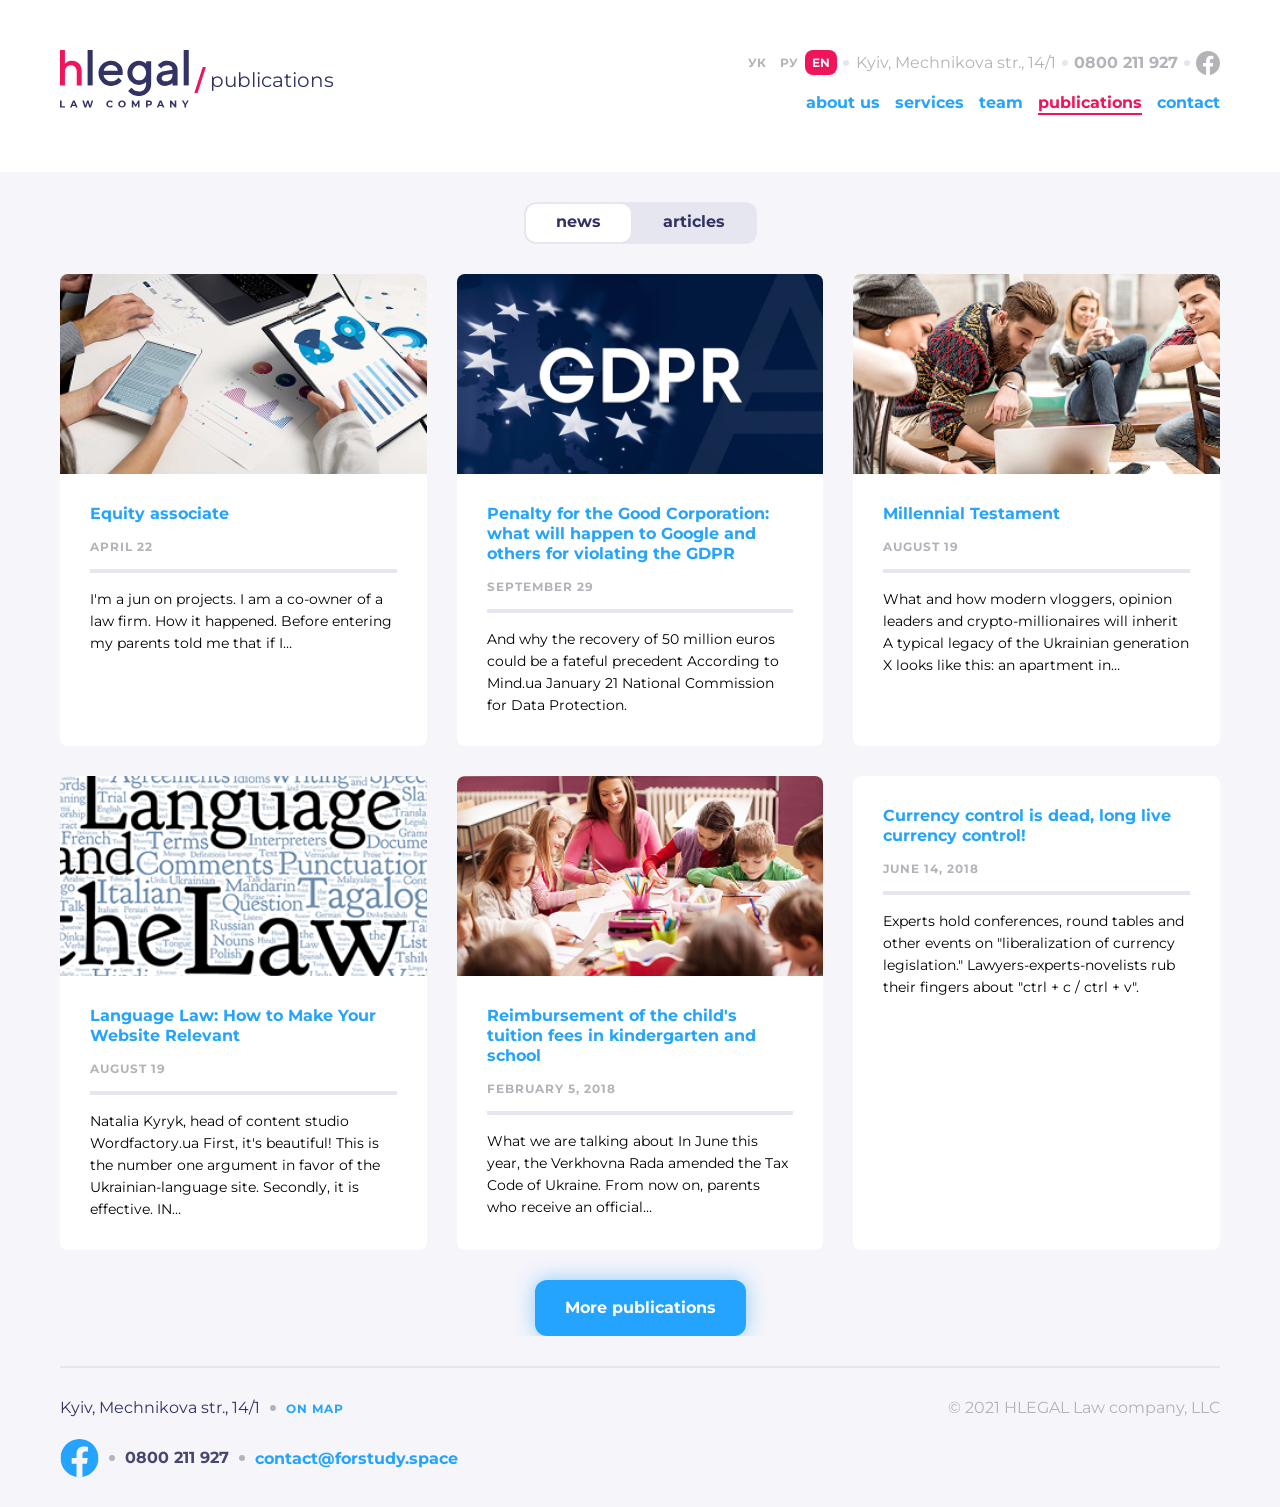
<file: publications.html>
<!DOCTYPE html>
<html lang="en">

<head>
    <meta charset="UTF-8">
    <meta name="viewport" content="width=device-width, initial-scale=1.0">
    <title>publications</title>
    <link rel="stylesheet" href="./css/style.css">
</head>

<body class="light-theme">
    <header class="header">
        <div class="header__wrapper">
            <div class="header__lang">
                <a class="header__lang-link" href="#">УК</a>
                <a class="header__lang-link" href="#">РУ</a>
                <a class="header__lang-link active" href="#">EN</a>
            </div>
            <span class="header__address">Kyiv, Mechnikova str., 14/1</span>
            <a class="header__phone" href="tel:0800211927">0800 211 927</a>
            <a class="header__facebook" href="#" aria-label="Facebook">
                <svg xmlns="http://www.w3.org/2000/svg" width="24" height="24" viewBox="0 0 24 24" aria-hidden="true">
                    <path fill="currentColor"
                        d="M24 12.073C24 5.405 18.627 0 12 0S0 5.405 0 12.073C0 18.1 4.388 23.094 10.125 24v-8.437H7.078v-3.49h3.047v-2.66c0-3.025 1.792-4.697 4.533-4.697 1.312 0 2.686.236 2.686.236v2.971h-1.513c-1.491 0-1.956.931-1.956 1.887v2.263h3.328l-.532 3.49h-2.796V24C19.612 23.094 24 18.1 24 12.073Z" />
                </svg>
            </a>
        </div>
        <div class="header__logo">
            <a href="./index.html" class="header__logo-link" aria-label="Go to main page">
                <div class="header__logo-wrapper">
                    <div class="header__logo-svg">
                        <svg class="header__logo-svg--a" xmlns="http://www.w3.org/2000/svg" width="70" height="25"
                            viewBox="0 0 70 25" fill="none">
                            <path
                                d="M2.64358 0H0V19.0926H2.64358V12.0094C2.64358 10.8111 2.94164 9.86583 3.53774 9.20012C4.13384 8.53441 4.95024 8.18824 5.96102 8.18824C6.82926 8.18824 7.55495 8.50778 8.13809 9.12024C8.72124 9.74601 9.01929 10.5315 9.01929 11.4769V19.1059H11.6758V11.4769C11.6758 9.71938 11.1964 8.3347 10.2374 7.29619C9.27846 6.25768 8.02146 5.73843 6.49233 5.73843C6.05173 5.73843 5.61114 5.79168 5.1835 5.91151C4.7429 6.03134 4.39301 6.16448 4.10792 6.31094C3.82283 6.45739 3.5507 6.61717 3.30448 6.80356C3.05826 6.98996 2.8898 7.12311 2.81205 7.20299C2.7343 7.28288 2.6695 7.33613 2.64358 7.37608V0Z"
                                fill="#F0145A" />
                            <path d="M17.5856 0H14.8604V19.0767H17.5856V0Z" fill="white" />
                            <path
                                d="M33.6598 13.4896L33.796 12.127C33.796 10.3011 33.1965 8.77493 31.9701 7.54857C30.7438 6.32221 29.2176 5.72266 27.3917 5.72266C25.5658 5.72266 23.9851 6.37672 22.677 7.68483C21.3689 8.99295 20.7148 10.5463 20.7148 12.3995C20.7148 14.3072 21.3962 15.9423 22.7315 17.305C24.0669 18.6676 25.6748 19.3489 27.528 19.3489C28.2365 19.3489 28.8906 19.2399 29.5446 19.0491C30.1987 18.8311 30.7438 18.6131 31.1253 18.3951C31.5341 18.1498 31.9429 17.8773 32.2971 17.5775C32.6514 17.2777 32.8967 17.0597 33.0057 16.9234C33.1147 16.7872 33.1965 16.7054 33.251 16.6236L31.4796 14.8522L31.0708 15.37C30.7983 15.6971 30.335 16.0241 29.6809 16.3784C28.9996 16.7327 28.291 16.8962 27.528 16.8962C26.4651 16.8962 25.5658 16.5691 24.8027 15.8878C24.0396 15.2065 23.5764 14.4162 23.4401 13.4896H33.6598ZM27.3917 8.03912C28.4 8.03912 29.2176 8.33889 29.8989 8.9112C30.553 9.51075 30.9618 10.2466 31.1253 11.1732H23.5491C23.7944 10.2466 24.2304 9.51075 24.9117 8.9112C25.5658 8.33889 26.4106 8.03912 27.3917 8.03912Z"
                                fill="white" />
                            <path
                                d="M46.3695 18.286C46.3695 19.4852 46.0153 20.4662 45.2794 21.2293C44.5709 21.9651 43.6715 22.3467 42.5542 22.3467C42.0637 22.3467 41.5731 22.2649 41.1098 22.1286C40.6465 21.9924 40.2922 21.8289 39.9925 21.6381C39.6927 21.4473 39.4202 21.2566 39.1476 21.0113C38.9024 20.766 38.7389 20.6025 38.6571 20.5207C38.5753 20.439 38.5208 20.3572 38.4663 20.3027L36.6949 22.0741L36.9129 22.3467C37.0492 22.5374 37.2945 22.7827 37.6215 23.0552C37.9485 23.3005 38.3301 23.573 38.7661 23.8455C39.2021 24.0908 39.7472 24.3088 40.4285 24.4996C41.1098 24.6904 41.8184 24.7994 42.5542 24.7994C44.4074 24.7994 45.9335 24.1726 47.2144 22.919C48.468 21.6381 49.0948 20.112 49.0948 18.2588V5.99518H46.3695V7.3578L45.9063 6.94902C45.6065 6.67649 45.1432 6.40397 44.4891 6.13144C43.8351 5.85892 43.1265 5.72266 42.4179 5.72266C40.7555 5.72266 39.3384 6.34946 38.112 7.63033C36.8857 8.9112 36.2861 10.4373 36.2861 12.2632C36.2861 14.0892 36.8857 15.6153 38.112 16.8962C39.3384 18.177 40.7555 18.8038 42.4179 18.8038C42.8812 18.8038 43.3173 18.7493 43.7806 18.6403C44.2166 18.5041 44.5709 18.3678 44.8707 18.2315C45.1704 18.0953 45.443 17.9318 45.6882 17.741C45.9335 17.5502 46.1243 17.414 46.1788 17.3595L46.3695 17.1687V18.286ZM39.0114 12.2632C39.0114 11.1186 39.3657 10.1648 40.1015 9.37449C40.8373 8.58417 41.7094 8.17538 42.6905 8.17538C43.6715 8.17538 44.5436 8.58417 45.2794 9.37449C45.988 10.1648 46.3695 11.1186 46.3695 12.2632C46.3695 13.4079 45.988 14.3617 45.2794 15.152C44.5436 15.9423 43.6715 16.3511 42.6905 16.3511C41.7094 16.3511 40.8373 15.9423 40.1015 15.152C39.3657 14.3617 39.0114 13.4079 39.0114 12.2632Z"
                                fill="white" />
                            <path
                                d="M63.3195 19.0764V10.6281C63.3195 9.23823 62.8017 8.06637 61.7934 7.13979C60.7851 6.18595 59.4769 5.72266 57.869 5.72266C57.2422 5.72266 56.6154 5.80441 56.0159 5.96793C55.4163 6.1587 54.9258 6.34946 54.5715 6.56748C54.2172 6.7855 53.8629 7.03078 53.5359 7.33055C53.2089 7.60308 53.0181 7.79384 52.9091 7.90285C52.8273 8.01186 52.7456 8.09362 52.6911 8.17538L54.4625 9.94679L54.8168 9.4835C55.0348 9.18372 55.4163 8.9112 55.9886 8.61142C56.5609 8.31164 57.1877 8.17538 57.869 8.17538C58.6594 8.17538 59.3134 8.42065 59.8312 8.88394C60.349 9.34724 60.5943 9.94679 60.5943 10.6281L55.8251 11.4457C54.6533 11.6364 53.6994 12.0997 53.0454 12.8356C52.364 13.5714 52.0098 14.4707 52.0098 15.5335C52.0098 16.5419 52.4458 17.414 53.3179 18.177C54.2172 18.9674 55.3073 19.3489 56.6427 19.3489C57.106 19.3489 57.542 19.2944 57.9781 19.1581C58.4413 19.0491 58.7956 18.9129 59.0954 18.7766C59.3952 18.6403 59.6677 18.4768 59.913 18.286C60.1583 18.0953 60.3218 17.959 60.4308 17.9045C60.5125 17.8228 60.567 17.741 60.5943 17.7137V19.0764H63.3195ZM57.0515 16.8962C56.3429 16.8962 55.7706 16.7327 55.3618 16.4056C54.9258 16.0786 54.735 15.6971 54.735 15.261C54.735 14.7977 54.8713 14.3889 55.1711 14.0892C55.4708 13.7894 55.8796 13.5714 56.3702 13.4896L60.5943 12.8083V13.0808C60.5943 14.3072 60.2945 15.2338 59.6677 15.9151C59.0409 16.5691 58.1688 16.8962 57.0515 16.8962Z"
                                fill="white" />
                            <path d="M69.3337 0H66.6084V19.0767H69.3337V0Z" fill="white" />
                        </svg>
                        <svg class="header__logo-svg--b" xmlns="http://www.w3.org/2000/svg" width="70" height="5"
                            viewBox="0 0 70 5" fill="none">
                            <path d="M0 0.330754H0.852878V3.32109H2.70078V4.01603H0V0.330754Z" fill="white" />
                            <path
                                d="M8.26752 3.22633H6.5565L6.23009 4.01603H5.35615L6.99873 0.330754H7.84108L9.48893 4.01603H8.59393L8.26752 3.22633ZM7.99902 2.57877L7.41464 1.16784L6.83026 2.57877H7.99902Z"
                                fill="white" />
                            <path
                                d="M17.8731 0.330754L16.6675 4.01603H15.7515L14.9407 1.52057L14.1036 4.01603H13.1928L11.982 0.330754H12.8664L13.6982 2.92098L14.5669 0.330754H15.3566L16.199 2.94204L17.0571 0.330754H17.8731Z"
                                fill="white" />
                            <path
                                d="M26.9457 4.07921C26.5702 4.07921 26.2297 3.99848 25.9244 3.83703C25.6225 3.67207 25.3838 3.44569 25.2084 3.15789C25.0364 2.86658 24.9504 2.53841 24.9504 2.17339C24.9504 1.80838 25.0364 1.48196 25.2084 1.19416C25.3838 0.90285 25.6225 0.676469 25.9244 0.515018C26.2297 0.350058 26.5719 0.267578 26.951 0.267578C27.2704 0.267578 27.5582 0.323735 27.8144 0.436048C28.0741 0.548361 28.2917 0.709811 28.4672 0.920399L27.9197 1.42581C27.6705 1.13801 27.3616 0.994105 26.9931 0.994105C26.7649 0.994105 26.5614 1.045 26.3824 1.14678C26.2034 1.24505 26.063 1.38369 25.9612 1.56269C25.8629 1.74169 25.8138 1.94526 25.8138 2.17339C25.8138 2.40153 25.8629 2.6051 25.9612 2.7841C26.063 2.9631 26.2034 3.10349 26.3824 3.20527C26.5614 3.30355 26.7649 3.35268 26.9931 3.35268C27.3616 3.35268 27.6705 3.20703 27.9197 2.91571L28.4672 3.42112C28.2917 3.63522 28.0741 3.79843 27.8144 3.91074C27.5547 4.02305 27.2651 4.07921 26.9457 4.07921Z"
                                fill="white" />
                            <path
                                d="M33.3831 4.07921C33.0005 4.07921 32.6548 3.99673 32.3459 3.83177C32.0406 3.66681 31.8002 3.44043 31.6247 3.15262C31.4527 2.86131 31.3667 2.5349 31.3667 2.17339C31.3667 1.81189 31.4527 1.48723 31.6247 1.19943C31.8002 0.908114 32.0406 0.679978 32.3459 0.515018C32.6548 0.350058 33.0005 0.267578 33.3831 0.267578C33.7657 0.267578 34.1096 0.350058 34.415 0.515018C34.7203 0.679978 34.9607 0.908114 35.1362 1.19943C35.3117 1.48723 35.3995 1.81189 35.3995 2.17339C35.3995 2.5349 35.3117 2.86131 35.1362 3.15262C34.9607 3.44043 34.7203 3.66681 34.415 3.83177C34.1096 3.99673 33.7657 4.07921 33.3831 4.07921ZM33.3831 3.35268C33.6007 3.35268 33.7972 3.30355 33.9727 3.20527C34.1482 3.10349 34.2851 2.9631 34.3834 2.7841C34.4852 2.6051 34.5361 2.40153 34.5361 2.17339C34.5361 1.94526 34.4852 1.74169 34.3834 1.56269C34.2851 1.38369 34.1482 1.24505 33.9727 1.14678C33.7972 1.045 33.6007 0.994105 33.3831 0.994105C33.1655 0.994105 32.9689 1.045 32.7934 1.14678C32.618 1.24505 32.4793 1.38369 32.3775 1.56269C32.2793 1.74169 32.2301 1.94526 32.2301 2.17339C32.2301 2.40153 32.2793 2.6051 32.3775 2.7841C32.4793 2.9631 32.618 3.10349 32.7934 3.20527C32.9689 3.30355 33.1655 3.35268 33.3831 3.35268Z"
                                fill="white" />
                            <path
                                d="M42.0264 4.01603L42.0211 1.80487L40.9366 3.62645H40.5523L39.473 1.85225V4.01603H38.6728V0.330754H39.3782L40.7576 2.62089L42.1159 0.330754H42.8161L42.8266 4.01603H42.0264Z"
                                fill="white" />
                            <path
                                d="M47.9285 0.330754C48.2549 0.330754 48.5374 0.385156 48.7761 0.493959C49.0183 0.602763 49.2043 0.757194 49.3342 0.957251C49.464 1.15731 49.529 1.39422 49.529 1.66798C49.529 1.93824 49.464 2.17515 49.3342 2.37872C49.2043 2.57877 49.0183 2.7332 48.7761 2.84201C48.5374 2.9473 48.2549 2.99995 47.9285 2.99995H47.1862V4.01603H46.3333V0.330754H47.9285ZM47.8811 2.30501C48.1373 2.30501 48.3321 2.25061 48.4655 2.14181C48.5989 2.02949 48.6656 1.87155 48.6656 1.66798C48.6656 1.46091 48.5989 1.30297 48.4655 1.19416C48.3321 1.08185 48.1373 1.02569 47.8811 1.02569H47.1862V2.30501H47.8811Z"
                                fill="white" />
                            <path
                                d="M55.0121 3.22633H53.3011L52.9747 4.01603H52.1008L53.7433 0.330754H54.5857L56.2335 4.01603H55.3385L55.0121 3.22633ZM54.7436 2.57877L54.1592 1.16784L53.5749 2.57877H54.7436Z"
                                fill="white" />
                            <path
                                d="M62.6281 0.330754V4.01603H61.9279L60.0906 1.77854V4.01603H59.2482V0.330754H59.9537L61.7858 2.56824V0.330754H62.6281Z"
                                fill="white" />
                            <path
                                d="M67.9013 2.71039V4.01603H67.0485V2.69986L65.6217 0.330754H66.5273L67.5117 1.96807L68.4963 0.330754H69.3333L67.9013 2.71039Z"
                                fill="white" />
                        </svg>
                    </div>
                    <svg class="header__logo-svg--c" xmlns="http://www.w3.org/2000/svg" width="12" height="26"
                        viewBox="0 0 12 26" fill="none">
                        <path fill-rule="evenodd" clip-rule="evenodd"
                            d="M8.72827 0H11.9505L3.55574 26H0.333496L8.72827 0Z" fill="#F0145A" />
                    </svg>
                    <h2 class="header__logo-serv">publications</h2>
                </div>
            </a>
            <nav class="header__menu">
                <button class="header__menu-btn" type="button" aria-label="Open menu" aria-expanded="false"
                    aria-controls="site-menu">
                    <svg xmlns="http://www.w3.org/2000/svg" width="32" height="33" viewBox="0 0 32 33" fill="none">
                        <path d="M7 10.5H25" stroke="currentColor" stroke-width="2" />
                        <path d="M7 16.5H25" stroke="currentColor" stroke-width="2" />
                        <path d="M7 22.5H25" stroke="currentColor" stroke-width="2" />
                    </svg>
                </button>
                <ul class="header__menu-list" id="site-menu">
                    <li class="header__menu-close-item">
                        <button class="header__menu-close" type="button" aria-label="Close menu">
                            <svg xmlns="http://www.w3.org/2000/svg" width="32" height="32" viewBox="0 0 32 32"
                                fill="none">
                                <path d="M7 7L25 25" stroke="#EC6F5D" stroke-width="2" />
                                <path d="M25 7L7 25" stroke="#EC6F5D" stroke-width="2" />
                            </svg>
                        </button>
                    </li>
                    <li class="header__menu-item"><a class="menu-link" href="./about.html">about us</a></li>
                    <li class="header__menu-item"><a class="menu-link" href="./services.html">services</a></li>
                    <li class="header__menu-item"><a class="menu-link" href="./team.html">team</a></li>
                    <li class="header__menu-item"><a class="menu-link active" href="./publications.html"
                            aria-current="page">publications</a></li>
                    <li class="header__menu-item"><a class="menu-link" href="./contacts.html">contact</a></li>
                </ul>
            </nav>
        </div>
    </header>
    <div class="publ__separator"></div>
    <section class="publications">
        <div class="publications__switch" role="group" aria-label="Publication type">
            <label class="publications__switch-item">
                <input type="radio" name="publication-type" value="news" checked>
                <span>news</span>
            </label>
            <label class="publications__switch-item">
                <input type="radio" name="publication-type" value="articles">
                <span>articles</span>
            </label>
        </div>
        <div class="pub__list">
            <article class="pub__list-item">
                <img class="pub__list-img" src="./image/publ-1.png" alt="Publication associate">
                <div class="pub__list-wrapper">
                    <a class="pub__list-link" href="./publications.html">Equity associate</a>
                    <p class="pub__list-date">April 22</p>
                    <span class="pub__list-separator"></span>
                    <p class="pub__list-text">I'm a jun on projects. I am a co-owner of a law firm. How it happened.
                        Before
                        entering
                        my parents told me that if I…</p>
                </div>
            </article>
            <article class="pub__list-item">
                <img class="pub__list-img" src="./image/publ-2.png" alt="Publication Penalty for the Good Corporation">
                <div class="pub__list-wrapper">
                    <a class="pub__list-link" href="./publication_entry.html">Penalty for the Good Corporation: what
                        will
                        happen
                        to
                        Google
                        and others for violating the GDPR</a>
                    <p class="pub__list-date">September 29</p>
                    <span class="pub__list-separator"></span>
                    <p class="pub__list-text">And why the recovery of 50 million euros could be a fateful precedent
                        According to
                        Mind.ua January 21 National Commission for Data Protection.</p>
                </div>
            </article>
            <article class="pub__list-item">
                <img class="pub__list-img" src="./image/publ-3.png" alt="Publication Millennial Testament">
                <div class="pub__list-wrapper">
                    <a class="pub__list-link" href="./publications.html">Millennial Testament</a>
                    <p class="pub__list-date">August 19</p>
                    <span class="pub__list-separator"></span>
                    <p class="pub__list-text">What and how modern vloggers, opinion leaders and crypto-millionaires will
                        inherit A
                        typical legacy of the Ukrainian generation X looks like this: an apartment in…</p>
                </div>
            </article>
            <article class="pub__list-item">
                <img class="pub__list-img" src="./image/publ-4.png" alt="Publication associate">
                <div class="pub__list-wrapper">
                    <a class="pub__list-link" href="./publications.html">Language Law: How to Make Your Website
                        Relevant</a>
                    <p class="pub__list-date">August 19</p>
                    <span class="pub__list-separator"></span>
                    <p class="pub__list-text">Natalia Kyryk, head of content studio Wordfactory.ua First, it's
                        beautiful! This is the number one argument in favor of
                        the Ukrainian-language site. Secondly, it is effective. IN…</p>
                </div>
            </article>
            <article class="pub__list-item">
                <img class="pub__list-img" src="./image/publ-5.png" alt="Publication associate">
                <div class="pub__list-wrapper">
                    <a class="pub__list-link" href="./publications.html">Reimbursement of the child's tuition fees in
                        kindergarten and school</a>
                    <p class="pub__list-date">February 5, 2018</p>
                    <span class="pub__list-separator"></span>
                    <p class="pub__list-text">What we are talking about In June this year, the Verkhovna Rada amended
                        the Tax Code of Ukraine. From now on, parents
                        who receive an official…</p>
                </div>
            </article>
            <article class="pub__list-item">
                <div class="pub__list-wrapper">
                    <a class="pub__list-link" href="./publications.html">Currency control is dead, long live currency
                        control!</a>
                    <p class="pub__list-date">June 14, 2018</p>
                    <span class="pub__list-separator"></span>
                    <p class="pub__list-text">Experts hold conferences, round tables and other events on "liberalization
                        of currency legislation."
                        Lawyers-experts-novelists rub their fingers about "ctrl + c / ctrl + v".</p>
                </div>
            </article>
        </div>
        <button class="publications-btn" type="button">
            More publications
        </button>
    </section>
    <footer class="footer">
        <div class="footer__separator"></div>
        <div class="footer__wrapper">
            <div class="footer__row">
                <h3 class="footer__address">Kyiv, Mechnikova str., 14/1</h3>
                <a class="footer__link" href="https://www.google.com/maps?q=Kyiv,+Mechnikova+str.,+14/1" target="_blank"
                    rel="noopener noreferrer">On map</a>
            </div>
            <div class="footer__row">
                <a class="footer__facebook" href="#" aria-label="Facebook"><svg xmlns="http://www.w3.org/2000/svg"
                        width="39" height="38" viewBox="0 0 39 38" fill="none">
                        <g clip-path="url(#clip0_169520_2011)">
                            <path
                                d="M38.5 19.1161C38.5 8.55857 29.9934 0 19.5 0C9.00658 0 0.5 8.55857 0.5 19.1161C0.5 28.6575 7.44803 36.5659 16.5312 38V24.6419H11.707V19.1161H16.5312V14.9046C16.5312 10.1136 19.3678 7.46723 23.7078 7.46723C25.7866 7.46723 27.9609 7.84059 27.9609 7.84059V12.545H25.5651C23.2048 12.545 22.4688 14.0185 22.4688 15.5302V19.1161H27.7383L26.8959 24.6419H22.4688V38C31.552 36.5659 38.5 28.6575 38.5 19.1161Z"
                                fill="currentColor" />
                        </g>
                        <defs>
                            <clippath id="clip0_169520_2011">
                                <rect width="38" height="38" fill="white" transform="translate(0.5)" />
                            </clippath>
                        </defs>
                    </svg></a>
                <a class="footer__phone" href="tel:0800211927">0800 211 927</a>
                <a class="footer__email" href="mailto:contact@forstudy.space">contact@forstudy.space</a>
            </div>
        </div>
        <div class="footer__rights">© 2021 HLEGAL Law company, LLC</div>
    </footer>

    <script src="./js/script.js"></script>
</body>

</html>
</file>
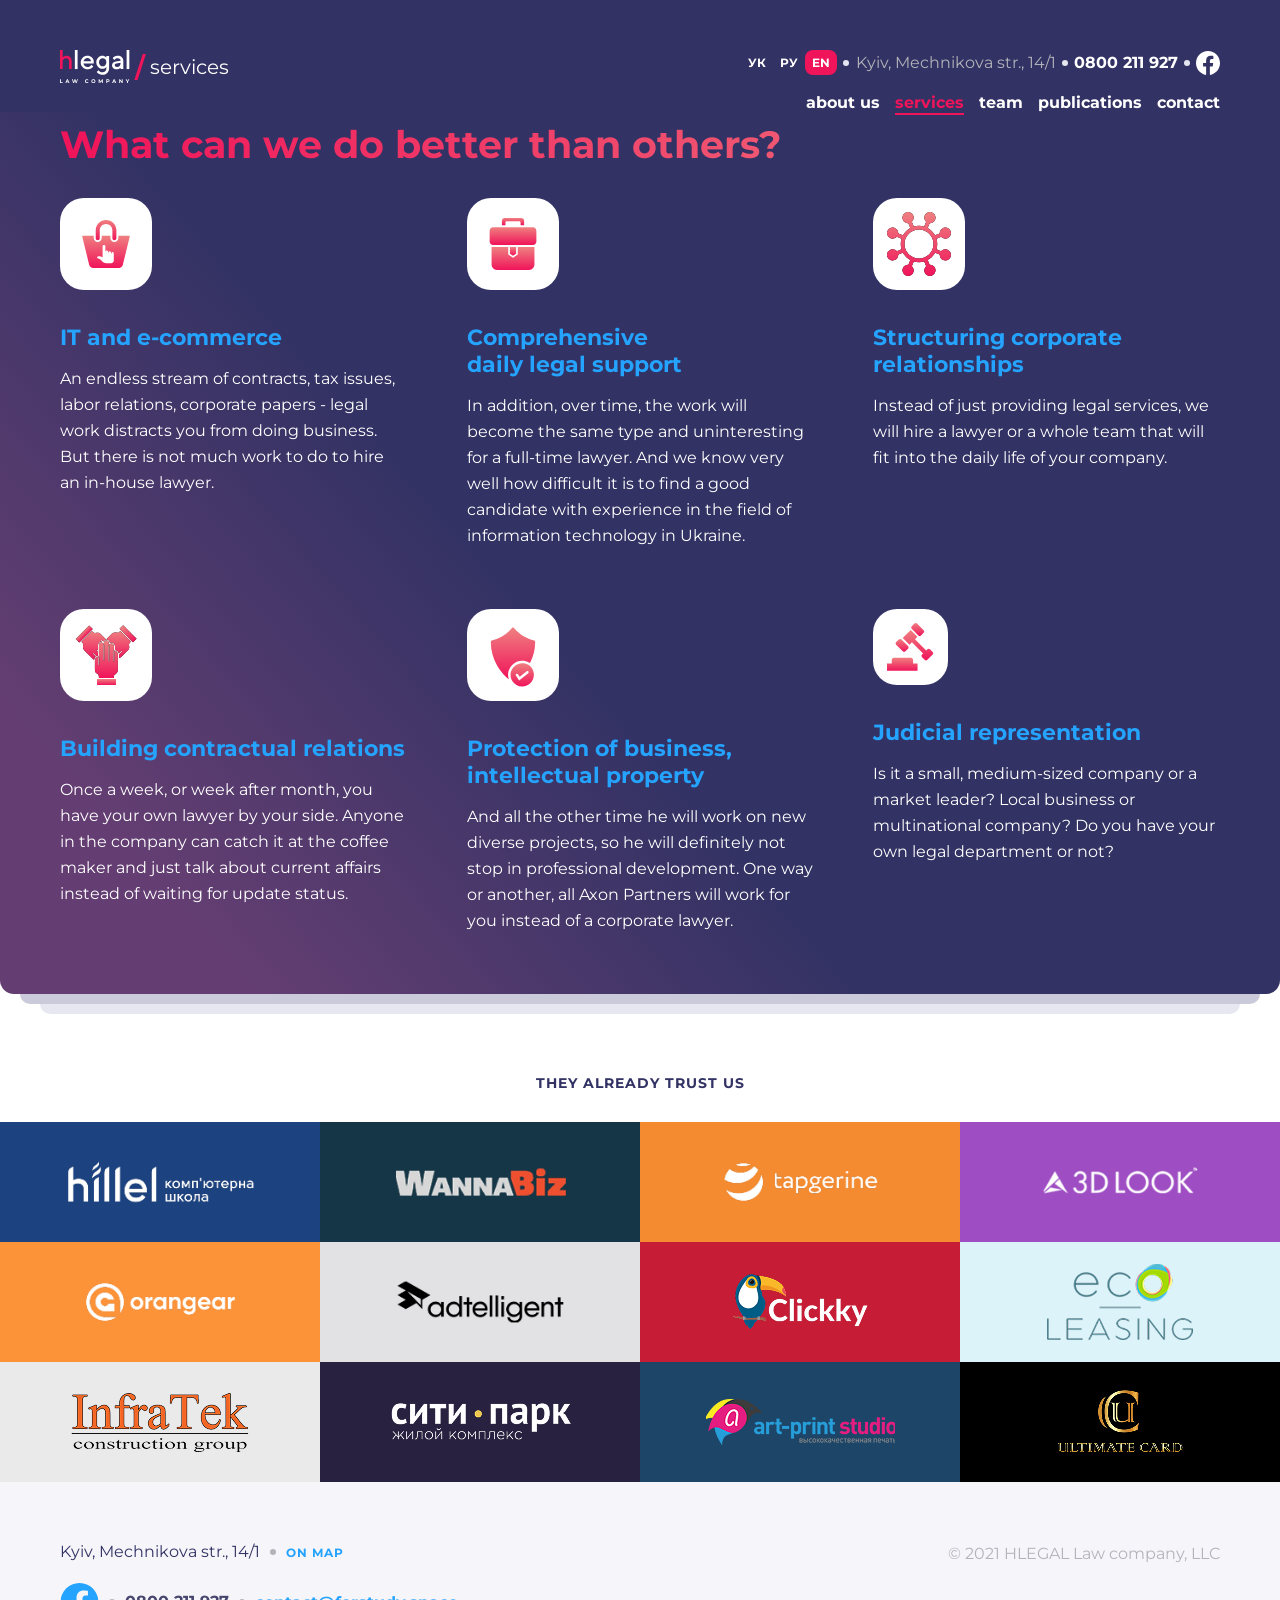
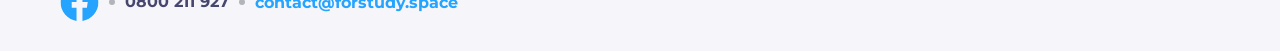
<file: services.html>
<!DOCTYPE html>
<html lang="en">

<head>
    <meta charset="UTF-8">
    <meta name="viewport" content="width=device-width, initial-scale=1.0">
    <title>services</title>
    <link rel="stylesheet" href="./css/style.css">
</head>

<body class="dark-theme">
    <header class="header">
        <div class="header__wrapper">
            <div class="header__lang">
                <a class="header__lang-link" href="#">УК</a>
                <a class="header__lang-link" href="#">РУ</a>
                <a class="header__lang-link active" href="#">EN</a>
            </div>
            <span class="header__address">Kyiv, Mechnikova str., 14/1</span>
            <a class="header__phone" href="tel:0800211927">0800 211 927</a>
            <a class="header__facebook" href="#" aria-label="Facebook">
                <svg xmlns="http://www.w3.org/2000/svg" width="24" height="24" viewBox="0 0 24 24" aria-hidden="true">
                    <path fill="currentColor"
                        d="M24 12.073C24 5.405 18.627 0 12 0S0 5.405 0 12.073C0 18.1 4.388 23.094 10.125 24v-8.437H7.078v-3.49h3.047v-2.66c0-3.025 1.792-4.697 4.533-4.697 1.312 0 2.686.236 2.686.236v2.971h-1.513c-1.491 0-1.956.931-1.956 1.887v2.263h3.328l-.532 3.49h-2.796V24C19.612 23.094 24 18.1 24 12.073Z" />
                </svg>
            </a>
        </div>
        <div class="header__logo">
            <a href="./index.html" class="header__logo-link" aria-label="Go to main page">
                <div class="header__logo-wrapper">
                    <div class="header__logo-svg">
                        <svg xmlns="http://www.w3.org/2000/svg" width="70" height="25" viewBox="0 0 70 25" fill="none">
                            <path
                                d="M2.64358 0H0V19.0926H2.64358V12.0094C2.64358 10.8111 2.94164 9.86583 3.53774 9.20012C4.13384 8.53441 4.95024 8.18824 5.96102 8.18824C6.82926 8.18824 7.55495 8.50778 8.13809 9.12024C8.72124 9.74601 9.01929 10.5315 9.01929 11.4769V19.1059H11.6758V11.4769C11.6758 9.71938 11.1964 8.3347 10.2374 7.29619C9.27846 6.25768 8.02146 5.73843 6.49233 5.73843C6.05173 5.73843 5.61114 5.79168 5.1835 5.91151C4.7429 6.03134 4.39301 6.16448 4.10792 6.31094C3.82283 6.45739 3.5507 6.61717 3.30448 6.80356C3.05826 6.98996 2.8898 7.12311 2.81205 7.20299C2.7343 7.28288 2.6695 7.33613 2.64358 7.37608V0Z"
                                fill="#F0145A" />
                            <path d="M17.5856 0H14.8604V19.0767H17.5856V0Z" fill="white" />
                            <path
                                d="M33.6598 13.4896L33.796 12.127C33.796 10.3011 33.1965 8.77493 31.9701 7.54857C30.7438 6.32221 29.2176 5.72266 27.3917 5.72266C25.5658 5.72266 23.9851 6.37672 22.677 7.68483C21.3689 8.99295 20.7148 10.5463 20.7148 12.3995C20.7148 14.3072 21.3962 15.9423 22.7315 17.305C24.0669 18.6676 25.6748 19.3489 27.528 19.3489C28.2365 19.3489 28.8906 19.2399 29.5446 19.0491C30.1987 18.8311 30.7438 18.6131 31.1253 18.3951C31.5341 18.1498 31.9429 17.8773 32.2971 17.5775C32.6514 17.2777 32.8967 17.0597 33.0057 16.9234C33.1147 16.7872 33.1965 16.7054 33.251 16.6236L31.4796 14.8522L31.0708 15.37C30.7983 15.6971 30.335 16.0241 29.6809 16.3784C28.9996 16.7327 28.291 16.8962 27.528 16.8962C26.4651 16.8962 25.5658 16.5691 24.8027 15.8878C24.0396 15.2065 23.5764 14.4162 23.4401 13.4896H33.6598ZM27.3917 8.03912C28.4 8.03912 29.2176 8.33889 29.8989 8.9112C30.553 9.51075 30.9618 10.2466 31.1253 11.1732H23.5491C23.7944 10.2466 24.2304 9.51075 24.9117 8.9112C25.5658 8.33889 26.4106 8.03912 27.3917 8.03912Z"
                                fill="white" />
                            <path
                                d="M46.3695 18.286C46.3695 19.4852 46.0153 20.4662 45.2794 21.2293C44.5709 21.9651 43.6715 22.3467 42.5542 22.3467C42.0637 22.3467 41.5731 22.2649 41.1098 22.1286C40.6465 21.9924 40.2922 21.8289 39.9925 21.6381C39.6927 21.4473 39.4202 21.2566 39.1476 21.0113C38.9024 20.766 38.7389 20.6025 38.6571 20.5207C38.5753 20.439 38.5208 20.3572 38.4663 20.3027L36.6949 22.0741L36.9129 22.3467C37.0492 22.5374 37.2945 22.7827 37.6215 23.0552C37.9485 23.3005 38.3301 23.573 38.7661 23.8455C39.2021 24.0908 39.7472 24.3088 40.4285 24.4996C41.1098 24.6904 41.8184 24.7994 42.5542 24.7994C44.4074 24.7994 45.9335 24.1726 47.2144 22.919C48.468 21.6381 49.0948 20.112 49.0948 18.2588V5.99518H46.3695V7.3578L45.9063 6.94902C45.6065 6.67649 45.1432 6.40397 44.4891 6.13144C43.8351 5.85892 43.1265 5.72266 42.4179 5.72266C40.7555 5.72266 39.3384 6.34946 38.112 7.63033C36.8857 8.9112 36.2861 10.4373 36.2861 12.2632C36.2861 14.0892 36.8857 15.6153 38.112 16.8962C39.3384 18.177 40.7555 18.8038 42.4179 18.8038C42.8812 18.8038 43.3173 18.7493 43.7806 18.6403C44.2166 18.5041 44.5709 18.3678 44.8707 18.2315C45.1704 18.0953 45.443 17.9318 45.6882 17.741C45.9335 17.5502 46.1243 17.414 46.1788 17.3595L46.3695 17.1687V18.286ZM39.0114 12.2632C39.0114 11.1186 39.3657 10.1648 40.1015 9.37449C40.8373 8.58417 41.7094 8.17538 42.6905 8.17538C43.6715 8.17538 44.5436 8.58417 45.2794 9.37449C45.988 10.1648 46.3695 11.1186 46.3695 12.2632C46.3695 13.4079 45.988 14.3617 45.2794 15.152C44.5436 15.9423 43.6715 16.3511 42.6905 16.3511C41.7094 16.3511 40.8373 15.9423 40.1015 15.152C39.3657 14.3617 39.0114 13.4079 39.0114 12.2632Z"
                                fill="white" />
                            <path
                                d="M63.3195 19.0764V10.6281C63.3195 9.23823 62.8017 8.06637 61.7934 7.13979C60.7851 6.18595 59.4769 5.72266 57.869 5.72266C57.2422 5.72266 56.6154 5.80441 56.0159 5.96793C55.4163 6.1587 54.9258 6.34946 54.5715 6.56748C54.2172 6.7855 53.8629 7.03078 53.5359 7.33055C53.2089 7.60308 53.0181 7.79384 52.9091 7.90285C52.8273 8.01186 52.7456 8.09362 52.6911 8.17538L54.4625 9.94679L54.8168 9.4835C55.0348 9.18372 55.4163 8.9112 55.9886 8.61142C56.5609 8.31164 57.1877 8.17538 57.869 8.17538C58.6594 8.17538 59.3134 8.42065 59.8312 8.88394C60.349 9.34724 60.5943 9.94679 60.5943 10.6281L55.8251 11.4457C54.6533 11.6364 53.6994 12.0997 53.0454 12.8356C52.364 13.5714 52.0098 14.4707 52.0098 15.5335C52.0098 16.5419 52.4458 17.414 53.3179 18.177C54.2172 18.9674 55.3073 19.3489 56.6427 19.3489C57.106 19.3489 57.542 19.2944 57.9781 19.1581C58.4413 19.0491 58.7956 18.9129 59.0954 18.7766C59.3952 18.6403 59.6677 18.4768 59.913 18.286C60.1583 18.0953 60.3218 17.959 60.4308 17.9045C60.5125 17.8228 60.567 17.741 60.5943 17.7137V19.0764H63.3195ZM57.0515 16.8962C56.3429 16.8962 55.7706 16.7327 55.3618 16.4056C54.9258 16.0786 54.735 15.6971 54.735 15.261C54.735 14.7977 54.8713 14.3889 55.1711 14.0892C55.4708 13.7894 55.8796 13.5714 56.3702 13.4896L60.5943 12.8083V13.0808C60.5943 14.3072 60.2945 15.2338 59.6677 15.9151C59.0409 16.5691 58.1688 16.8962 57.0515 16.8962Z"
                                fill="white" />
                            <path d="M69.3337 0H66.6084V19.0767H69.3337V0Z" fill="white" />
                        </svg>
                        <svg xmlns="http://www.w3.org/2000/svg" width="70" height="5" viewBox="0 0 70 5" fill="none">
                            <path d="M0 0.330754H0.852878V3.32109H2.70078V4.01603H0V0.330754Z" fill="white" />
                            <path
                                d="M8.26752 3.22633H6.5565L6.23009 4.01603H5.35615L6.99873 0.330754H7.84108L9.48893 4.01603H8.59393L8.26752 3.22633ZM7.99902 2.57877L7.41464 1.16784L6.83026 2.57877H7.99902Z"
                                fill="white" />
                            <path
                                d="M17.8731 0.330754L16.6675 4.01603H15.7515L14.9407 1.52057L14.1036 4.01603H13.1928L11.982 0.330754H12.8664L13.6982 2.92098L14.5669 0.330754H15.3566L16.199 2.94204L17.0571 0.330754H17.8731Z"
                                fill="white" />
                            <path
                                d="M26.9457 4.07921C26.5702 4.07921 26.2297 3.99848 25.9244 3.83703C25.6225 3.67207 25.3838 3.44569 25.2084 3.15789C25.0364 2.86658 24.9504 2.53841 24.9504 2.17339C24.9504 1.80838 25.0364 1.48196 25.2084 1.19416C25.3838 0.90285 25.6225 0.676469 25.9244 0.515018C26.2297 0.350058 26.5719 0.267578 26.951 0.267578C27.2704 0.267578 27.5582 0.323735 27.8144 0.436048C28.0741 0.548361 28.2917 0.709811 28.4672 0.920399L27.9197 1.42581C27.6705 1.13801 27.3616 0.994105 26.9931 0.994105C26.7649 0.994105 26.5614 1.045 26.3824 1.14678C26.2034 1.24505 26.063 1.38369 25.9612 1.56269C25.8629 1.74169 25.8138 1.94526 25.8138 2.17339C25.8138 2.40153 25.8629 2.6051 25.9612 2.7841C26.063 2.9631 26.2034 3.10349 26.3824 3.20527C26.5614 3.30355 26.7649 3.35268 26.9931 3.35268C27.3616 3.35268 27.6705 3.20703 27.9197 2.91571L28.4672 3.42112C28.2917 3.63522 28.0741 3.79843 27.8144 3.91074C27.5547 4.02305 27.2651 4.07921 26.9457 4.07921Z"
                                fill="white" />
                            <path
                                d="M33.3831 4.07921C33.0005 4.07921 32.6548 3.99673 32.3459 3.83177C32.0406 3.66681 31.8002 3.44043 31.6247 3.15262C31.4527 2.86131 31.3667 2.5349 31.3667 2.17339C31.3667 1.81189 31.4527 1.48723 31.6247 1.19943C31.8002 0.908114 32.0406 0.679978 32.3459 0.515018C32.6548 0.350058 33.0005 0.267578 33.3831 0.267578C33.7657 0.267578 34.1096 0.350058 34.415 0.515018C34.7203 0.679978 34.9607 0.908114 35.1362 1.19943C35.3117 1.48723 35.3995 1.81189 35.3995 2.17339C35.3995 2.5349 35.3117 2.86131 35.1362 3.15262C34.9607 3.44043 34.7203 3.66681 34.415 3.83177C34.1096 3.99673 33.7657 4.07921 33.3831 4.07921ZM33.3831 3.35268C33.6007 3.35268 33.7972 3.30355 33.9727 3.20527C34.1482 3.10349 34.2851 2.9631 34.3834 2.7841C34.4852 2.6051 34.5361 2.40153 34.5361 2.17339C34.5361 1.94526 34.4852 1.74169 34.3834 1.56269C34.2851 1.38369 34.1482 1.24505 33.9727 1.14678C33.7972 1.045 33.6007 0.994105 33.3831 0.994105C33.1655 0.994105 32.9689 1.045 32.7934 1.14678C32.618 1.24505 32.4793 1.38369 32.3775 1.56269C32.2793 1.74169 32.2301 1.94526 32.2301 2.17339C32.2301 2.40153 32.2793 2.6051 32.3775 2.7841C32.4793 2.9631 32.618 3.10349 32.7934 3.20527C32.9689 3.30355 33.1655 3.35268 33.3831 3.35268Z"
                                fill="white" />
                            <path
                                d="M42.0264 4.01603L42.0211 1.80487L40.9366 3.62645H40.5523L39.473 1.85225V4.01603H38.6728V0.330754H39.3782L40.7576 2.62089L42.1159 0.330754H42.8161L42.8266 4.01603H42.0264Z"
                                fill="white" />
                            <path
                                d="M47.9285 0.330754C48.2549 0.330754 48.5374 0.385156 48.7761 0.493959C49.0183 0.602763 49.2043 0.757194 49.3342 0.957251C49.464 1.15731 49.529 1.39422 49.529 1.66798C49.529 1.93824 49.464 2.17515 49.3342 2.37872C49.2043 2.57877 49.0183 2.7332 48.7761 2.84201C48.5374 2.9473 48.2549 2.99995 47.9285 2.99995H47.1862V4.01603H46.3333V0.330754H47.9285ZM47.8811 2.30501C48.1373 2.30501 48.3321 2.25061 48.4655 2.14181C48.5989 2.02949 48.6656 1.87155 48.6656 1.66798C48.6656 1.46091 48.5989 1.30297 48.4655 1.19416C48.3321 1.08185 48.1373 1.02569 47.8811 1.02569H47.1862V2.30501H47.8811Z"
                                fill="white" />
                            <path
                                d="M55.0121 3.22633H53.3011L52.9747 4.01603H52.1008L53.7433 0.330754H54.5857L56.2335 4.01603H55.3385L55.0121 3.22633ZM54.7436 2.57877L54.1592 1.16784L53.5749 2.57877H54.7436Z"
                                fill="white" />
                            <path
                                d="M62.6281 0.330754V4.01603H61.9279L60.0906 1.77854V4.01603H59.2482V0.330754H59.9537L61.7858 2.56824V0.330754H62.6281Z"
                                fill="white" />
                            <path
                                d="M67.9013 2.71039V4.01603H67.0485V2.69986L65.6217 0.330754H66.5273L67.5117 1.96807L68.4963 0.330754H69.3333L67.9013 2.71039Z"
                                fill="white" />
                        </svg>
                    </div>
                    <svg xmlns="http://www.w3.org/2000/svg" width="12" height="26" viewBox="0 0 12 26" fill="none">
                        <path fill-rule="evenodd" clip-rule="evenodd"
                            d="M8.72827 0H11.9505L3.55574 26H0.333496L8.72827 0Z" fill="#F0145A" />
                    </svg>
                    <h2 class="header__logo-serv">services</h2>
                </div>
            </a>
            <nav class="header__menu">
                <button class="header__menu-btn" type="button" aria-label="Open menu" aria-expanded="false"
                    aria-controls="site-menu">
                    <svg xmlns="http://www.w3.org/2000/svg" width="32" height="33" viewBox="0 0 32 33" fill="none">
                        <path d="M7 10.5H25" stroke="white" stroke-width="2" />
                        <path d="M7 16.5H25" stroke="white" stroke-width="2" />
                        <path d="M7 22.5H25" stroke="white" stroke-width="2" />
                    </svg>
                </button>
                <ul class="header__menu-list" id="site-menu">
                    <li class="header__menu-close-item">
                        <button class="header__menu-close" type="button" aria-label="Close menu">
                            <svg xmlns="http://www.w3.org/2000/svg" width="32" height="32" viewBox="0 0 32 32"
                                fill="none">
                                <path d="M7 7L25 25" stroke="#EC6F5D" stroke-width="2" />
                                <path d="M25 7L7 25" stroke="#EC6F5D" stroke-width="2" />
                            </svg>
                        </button>
                    </li>
                    <li class="header__menu-item">
                        <a class="menu-link" href="./about.html">about us</a>
                    </li>
                    <li class="header__menu-item">
                        <a class="menu-link active" href="./services.html" aria-current="page">services</a>
                    </li>
                    <li class="header__menu-item">
                        <a class="menu-link" href="./team.html">team</a>
                    </li>
                    <li class="header__menu-item">
                        <a class="menu-link" href="./publications.html">publications</a>
                    </li>
                    <li class="header__menu-item">
                        <a class="menu-link" href="./contacts.html">contact</a>
                    </li>
                </ul>
            </nav>
        </div>
    </header>
    <section class="services">
        <div class="serv__text-wrapper">
            <h1 class="serv__text">What can we do better than others?</h1>
        </div>
        <div class="serv__list">
            <div class="serv__list-card">
                <div class="serv__svg">
                    <svg xmlns="http://www.w3.org/2000/svg" width="64" height="64" viewBox="0 0 64 64" fill="none">
                        <path
                            d="M23.7339 28.125C24.8379 28.125 25.7339 27.229 25.7339 26.125V18.325C25.7339 14.838 28.5709 12 32.0579 12C35.5449 12 38.3829 14.838 38.3829 18.325V26.125C38.3829 27.229 39.2779 28.125 40.3829 28.125C41.4869 28.125 42.3829 27.229 42.3829 26.125V18.325C42.3839 12.632 37.7519 8 32.0579 8C26.3659 8 21.7339 12.632 21.7339 18.325V26.125C21.7339 27.229 22.6299 28.125 23.7339 28.125Z"
                            fill="url(#paint0_linear_22728_12613)" />
                        <path
                            d="M55 23.6309H44.384V26.1249C44.384 28.3309 42.59 30.1249 40.384 30.1249C38.178 30.1249 36.384 28.3309 36.384 26.1249V23.6309H27.735V26.1249C27.735 28.3309 25.941 30.1249 23.735 30.1249C21.529 30.1249 19.735 28.3309 19.735 26.1249V23.6309H8.99997C8.44797 23.6309 8.10697 24.0659 8.23797 24.6019L15.236 53.0989C15.658 54.7009 17.344 55.9999 19 55.9999H45C46.658 55.9999 48.342 54.7009 48.766 53.0989L55.762 24.6019C55.893 24.0649 55.553 23.6309 55 23.6309Z"
                            fill="url(#paint1_linear_22728_12613)" />
                        <path
                            d="M28.6001 34.4C28.6001 33.6265 29.2266 33 30.0001 33C30.7736 33 31.4001 33.6265 31.4001 34.4V41.35L31.4001 40C31.4001 39.2265 32.0266 38.6 32.8001 38.6C33.5736 38.6 34.2001 39.2265 34.2001 40V41.6764C34.2127 40.9141 34.8346 39.3 35.6 39.3C36.3731 39.3 36.9999 39.9268 37 40.7C37 40.7 37.0411 41.7411 37.1332 41.8033C37.3572 41.3285 37.8402 40 38.4 40C39.1732 40 39.8 40.6268 39.8 41.4V48.4C39.8 49.9463 38.5463 51.2 37 51.2H32.3198C30.8344 51.2 29.4099 50.6099 28.3599 49.5599L26.15 47.35L23 45.9402C23.0051 44.6033 24.0526 44.2 25.1 44.2C26.0023 44.2 26.8136 44.3407 28.6 45.25L28.6001 34.4Z"
                            fill="white" />
                        <defs>
                            <lineargradient id="paint0_linear_22728_12613" x1="32.0584" y1="8" x2="32.0584" y2="28.125"
                                gradientUnits="userSpaceOnUse">
                                <stop stop-color="#EF8080" />
                                <stop offset="1" stop-color="#F0145A" />
                            </lineargradient>
                            <lineargradient id="paint1_linear_22728_12613" x1="32" y1="23.6309" x2="32" y2="55.9999"
                                gradientUnits="userSpaceOnUse">
                                <stop stop-color="#EF8080" />
                                <stop offset="1" stop-color="#F0145A" />
                            </lineargradient>
                        </defs>
                    </svg>
                </div>
                <h4 class="serv__list-card-title">
                    <a href="./service_entry.html">IT and e-commerce</a>
                </h4>
                <p class="serv__list-card-text">An endless stream of contracts, tax issues, labor relations, corporate
                    papers -
                    legal work distracts you from doing business. But there is not much work to do to hire an in-house
                    lawyer.</p>
            </div>
            <div class="serv__list-card">
                <div class="serv__svg">
                    <svg xmlns="http://www.w3.org/2000/svg" width="64" height="64" viewBox="0 0 64 64" fill="none">
                        <path fill-rule="evenodd" clip-rule="evenodd"
                            d="M53.4512 35.0781V52.3733C53.4512 55.4666 51.0269 58.0017 48.0631 58.0017H15.9701C13.0063 58.0017 10.582 55.4666 10.582 52.3733V35.0781H27.2481V42.5889L32.0166 45.7224L36.7851 42.5889V35.0781H53.4512Z"
                            fill="url(#paint0_linear_22728_12620)" />
                        <path fill-rule="evenodd" clip-rule="evenodd"
                            d="M28.9185 35.0781V41.6866L32.0166 43.7222L35.1146 41.6866V35.0781H28.9185Z"
                            fill="url(#paint1_linear_22728_12620)" />
                        <path fill-rule="evenodd" clip-rule="evenodd"
                            d="M12.0732 15.1445H51.9597C53.8421 15.1445 55.3805 16.8526 55.3805 18.94V29.1931C55.3805 31.2805 53.8421 32.9886 51.9597 32.9886H36.3137H27.7192H12.0732C10.1908 32.9886 8.65234 31.2805 8.65234 29.1931V18.94C8.65234 16.8526 10.1908 15.1445 12.0732 15.1445Z"
                            fill="url(#paint2_linear_22728_12620)" />
                        <path fill-rule="evenodd" clip-rule="evenodd"
                            d="M23.7117 5.95508H40.3213C41.8644 5.95508 43.1272 7.21788 43.1272 8.76103V13.1384H39.5697V10.5516C39.5697 9.8542 38.9996 9.2817 38.3022 9.2817H25.7308C25.0334 9.2817 24.4633 9.8542 24.4633 10.5516V13.1384H20.9058V8.76103C20.9058 7.21788 22.1686 5.95508 23.7117 5.95508Z"
                            fill="url(#paint3_linear_22728_12620)" />
                        <defs>
                            <lineargradient id="paint0_linear_22728_12620" x1="32.0166" y1="35.0781" x2="32.0166"
                                y2="58.0017" gradientUnits="userSpaceOnUse">
                                <stop stop-color="#EF8080" />
                                <stop offset="1" stop-color="#F0145A" />
                            </lineargradient>
                            <lineargradient id="paint1_linear_22728_12620" x1="32.0166" y1="35.0781" x2="32.0166"
                                y2="43.7222" gradientUnits="userSpaceOnUse">
                                <stop stop-color="#EF8080" />
                                <stop offset="1" stop-color="#F0145A" />
                            </lineargradient>
                            <lineargradient id="paint2_linear_22728_12620" x1="32.0164" y1="15.1445" x2="32.0164"
                                y2="32.9886" gradientUnits="userSpaceOnUse">
                                <stop stop-color="#EF8080" />
                                <stop offset="1" stop-color="#F0145A" />
                            </lineargradient>
                            <lineargradient id="paint3_linear_22728_12620" x1="32.0165" y1="5.95508" x2="32.0165"
                                y2="13.1384" gradientUnits="userSpaceOnUse">
                                <stop stop-color="#EF8080" />
                                <stop offset="1" stop-color="#F0145A" />
                            </lineargradient>
                        </defs>
                    </svg>
                </div>
                <h4 class="serv__list-card-title">
                    <a href="#">Comprehensive daily legal support</a>
                </h4>
                <p class="serv__list-card-text">In addition, over time, the work will become the same type and
                    uninteresting for
                    a full-time lawyer. And we know very well how difficult it is to find a good candidate with
                    experience in the
                    field of information technology in Ukraine.</p>
            </div>
            <div class="serv__list-card">
                <div class="serv__svg">
                    <svg xmlns="http://www.w3.org/2000/svg" width="64" height="64" viewBox="0 0 64 64" fill="none">
                        <path
                            d="M60.5262 37.7273C59.8387 37.4426 59.115 37.2982 58.3751 37.2982C56.7434 37.2982 55.2361 37.9946 54.1895 39.1615L52.9695 38.6562L49.4894 37.2147C49.9833 35.5616 50.2498 33.8113 50.2498 31.9998C50.2498 30.1883 49.9831 28.4381 49.4894 26.7849L52.9695 25.3435L54.1895 24.8381C55.2361 26.0051 56.7434 26.7014 58.3751 26.7014C59.115 26.7014 59.8387 26.5571 60.5262 26.2722C63.3916 25.0852 64.7574 21.7883 63.5704 18.9227C62.6964 16.8128 60.6559 15.4493 58.3721 15.4493C57.6322 15.4493 56.9085 15.5937 56.221 15.8786C53.9627 16.814 52.6372 19.0598 52.7572 21.3722L51.5301 21.8805L48.0511 23.3215C46.361 20.208 43.7915 17.6383 40.678 15.9483L42.119 12.4694L42.6268 11.2436C42.7251 11.2487 42.8238 11.2517 42.9228 11.2517C45.2066 11.2517 47.247 9.88836 48.1211 7.77836C49.308 4.91287 47.9424 1.61587 45.0769 0.428874C44.3893 0.144375 43.6656 0 42.9258 0C40.6419 0 38.6015 1.36337 37.7274 3.47337C36.792 5.73161 37.4428 8.25698 39.1628 9.80723L38.6563 11.0301L37.2148 14.5102C35.5617 14.0165 33.8114 13.7498 31.9999 13.7498C30.1884 13.7498 28.4382 14.0165 26.785 14.5102L25.3435 11.0301L24.8371 9.80723C26.557 8.25698 27.2078 5.73161 26.2724 3.47324C25.3983 1.36337 23.3577 0 21.0739 0C20.3341 0 19.6103 0.144375 18.9228 0.429249C16.0574 1.61625 14.6917 4.91312 15.8787 7.77874C16.7527 9.88861 18.7932 11.2521 21.0769 11.2521C21.1759 11.2521 21.2746 11.2491 21.3729 11.244L21.8807 12.4697L23.3217 15.9487C20.2082 17.6388 17.6386 20.2083 15.9486 23.3218L12.4696 21.8808L11.2425 21.3726C11.3625 19.0602 10.037 16.8143 7.77871 15.8788C7.09121 15.5941 6.36746 15.4497 5.62759 15.4497C3.34372 15.4497 1.30335 16.8131 0.429222 18.9231C-0.757651 21.7886 0.607971 25.0856 3.47347 26.2726C4.16096 26.5573 4.88471 26.7017 5.62459 26.7017C7.25633 26.7017 8.76358 26.0053 9.8102 24.8383L11.0302 25.3437L14.5103 26.7852C14.0164 28.4383 13.7499 30.1886 13.7499 32.0001C13.7499 33.8116 14.0166 35.5618 14.5103 37.2149L11.0301 38.6562L9.81008 39.1615C8.76346 37.9946 7.25621 37.2982 5.62446 37.2982C4.88459 37.2982 4.16084 37.4426 3.47334 37.7274C0.607971 38.9144 -0.757776 42.2113 0.429222 45.0769C1.30322 47.1868 3.34372 48.5503 5.62746 48.5503C6.36734 48.5503 7.09108 48.4059 7.77858 48.121C10.0368 47.1857 11.3623 44.9398 11.2423 42.6274L12.4694 42.1192L15.9484 40.6782C17.6386 43.7917 20.2081 46.3613 23.3216 48.0513L21.8806 51.5303L21.3728 52.756C21.2744 52.7509 21.1758 52.7479 21.0768 52.7479C18.7929 52.7479 16.7526 54.1113 15.8784 56.2213C14.6916 59.0868 16.0572 62.3838 18.9227 63.5708C19.6102 63.8555 20.3339 63.9999 21.0738 63.9999C23.3577 63.9999 25.3981 62.6365 26.2722 60.5265C27.2075 58.2683 26.5568 55.7429 24.8368 54.1926L25.3433 52.9698L26.7848 49.4897C28.4379 49.9834 30.1882 50.25 31.9997 50.25C33.8112 50.25 35.5614 49.9834 37.2145 49.4897L38.656 52.9698L39.1625 54.1926C37.4425 55.7429 36.7918 58.2683 37.7272 60.5266C38.6012 62.6365 40.6416 64 42.9254 64C43.6653 64 44.389 63.8556 45.0765 63.5708C47.9419 62.3838 49.3076 59.0869 48.1206 56.2213C47.2466 54.1114 45.2061 52.7479 42.9224 52.7479C42.8234 52.7479 42.7248 52.7509 42.6264 52.756L42.1186 51.5303L40.6776 48.0513C43.7911 46.3612 46.3608 43.7917 48.0508 40.6782L51.5298 42.1192L52.7569 42.6274C52.6369 44.9398 53.9624 47.1857 56.2206 48.1212C56.9081 48.4059 57.6319 48.5503 58.3717 48.5503C60.6556 48.5503 62.696 47.1869 63.5701 45.0769C64.7574 42.2113 63.3919 38.9143 60.5262 37.7273ZM31.9999 46.4998C24.0047 46.4998 17.4999 39.995 17.4999 31.9998C17.4999 24.0046 24.0047 17.4998 31.9999 17.4998C39.9952 17.4998 46.4999 24.0046 46.4999 31.9998C46.4999 39.995 39.995 46.4998 31.9999 46.4998Z"
                            fill="black" />
                        <path
                            d="M60.5262 37.7273C59.8387 37.4426 59.115 37.2982 58.3751 37.2982C56.7434 37.2982 55.2361 37.9946 54.1895 39.1615L52.9695 38.6562L49.4894 37.2147C49.9833 35.5616 50.2498 33.8113 50.2498 31.9998C50.2498 30.1883 49.9831 28.4381 49.4894 26.7849L52.9695 25.3435L54.1895 24.8381C55.2361 26.0051 56.7434 26.7014 58.3751 26.7014C59.115 26.7014 59.8387 26.5571 60.5262 26.2722C63.3916 25.0852 64.7574 21.7883 63.5704 18.9227C62.6964 16.8128 60.6559 15.4493 58.3721 15.4493C57.6322 15.4493 56.9085 15.5937 56.221 15.8786C53.9627 16.814 52.6372 19.0598 52.7572 21.3722L51.5301 21.8805L48.0511 23.3215C46.361 20.208 43.7915 17.6383 40.678 15.9483L42.119 12.4694L42.6268 11.2436C42.7251 11.2487 42.8238 11.2517 42.9228 11.2517C45.2066 11.2517 47.247 9.88836 48.1211 7.77836C49.308 4.91287 47.9424 1.61587 45.0769 0.428874C44.3893 0.144375 43.6656 0 42.9258 0C40.6419 0 38.6015 1.36337 37.7274 3.47337C36.792 5.73161 37.4428 8.25698 39.1628 9.80723L38.6563 11.0301L37.2148 14.5102C35.5617 14.0165 33.8114 13.7498 31.9999 13.7498C30.1884 13.7498 28.4382 14.0165 26.785 14.5102L25.3435 11.0301L24.8371 9.80723C26.557 8.25698 27.2078 5.73161 26.2724 3.47324C25.3983 1.36337 23.3577 0 21.0739 0C20.3341 0 19.6103 0.144375 18.9228 0.429249C16.0574 1.61625 14.6917 4.91312 15.8787 7.77874C16.7527 9.88861 18.7932 11.2521 21.0769 11.2521C21.1759 11.2521 21.2746 11.2491 21.3729 11.244L21.8807 12.4697L23.3217 15.9487C20.2082 17.6388 17.6386 20.2083 15.9486 23.3218L12.4696 21.8808L11.2425 21.3726C11.3625 19.0602 10.037 16.8143 7.77871 15.8788C7.09121 15.5941 6.36746 15.4497 5.62759 15.4497C3.34372 15.4497 1.30335 16.8131 0.429222 18.9231C-0.757651 21.7886 0.607971 25.0856 3.47347 26.2726C4.16096 26.5573 4.88471 26.7017 5.62459 26.7017C7.25633 26.7017 8.76358 26.0053 9.8102 24.8383L11.0302 25.3437L14.5103 26.7852C14.0164 28.4383 13.7499 30.1886 13.7499 32.0001C13.7499 33.8116 14.0166 35.5618 14.5103 37.2149L11.0301 38.6562L9.81008 39.1615C8.76346 37.9946 7.25621 37.2982 5.62446 37.2982C4.88459 37.2982 4.16084 37.4426 3.47334 37.7274C0.607971 38.9144 -0.757776 42.2113 0.429222 45.0769C1.30322 47.1868 3.34372 48.5503 5.62746 48.5503C6.36734 48.5503 7.09108 48.4059 7.77858 48.121C10.0368 47.1857 11.3623 44.9398 11.2423 42.6274L12.4694 42.1192L15.9484 40.6782C17.6386 43.7917 20.2081 46.3613 23.3216 48.0513L21.8806 51.5303L21.3728 52.756C21.2744 52.7509 21.1758 52.7479 21.0768 52.7479C18.7929 52.7479 16.7526 54.1113 15.8784 56.2213C14.6916 59.0868 16.0572 62.3838 18.9227 63.5708C19.6102 63.8555 20.3339 63.9999 21.0738 63.9999C23.3577 63.9999 25.3981 62.6365 26.2722 60.5265C27.2075 58.2683 26.5568 55.7429 24.8368 54.1926L25.3433 52.9698L26.7848 49.4897C28.4379 49.9834 30.1882 50.25 31.9997 50.25C33.8112 50.25 35.5614 49.9834 37.2145 49.4897L38.656 52.9698L39.1625 54.1926C37.4425 55.7429 36.7918 58.2683 37.7272 60.5266C38.6012 62.6365 40.6416 64 42.9254 64C43.6653 64 44.389 63.8556 45.0765 63.5708C47.9419 62.3838 49.3076 59.0869 48.1206 56.2213C47.2466 54.1114 45.2061 52.7479 42.9224 52.7479C42.8234 52.7479 42.7248 52.7509 42.6264 52.756L42.1186 51.5303L40.6776 48.0513C43.7911 46.3612 46.3608 43.7917 48.0508 40.6782L51.5298 42.1192L52.7569 42.6274C52.6369 44.9398 53.9624 47.1857 56.2206 48.1212C56.9081 48.4059 57.6319 48.5503 58.3717 48.5503C60.6556 48.5503 62.696 47.1869 63.5701 45.0769C64.7574 42.2113 63.3919 38.9143 60.5262 37.7273ZM31.9999 46.4998C24.0047 46.4998 17.4999 39.995 17.4999 31.9998C17.4999 24.0046 24.0047 17.4998 31.9999 17.4998C39.9952 17.4998 46.4999 24.0046 46.4999 31.9998C46.4999 39.995 39.995 46.4998 31.9999 46.4998Z"
                            fill="url(#paint0_linear_169520_1854)" />
                        <defs>
                            <lineargradient id="paint0_linear_169520_1854" x1="31.9998" y1="0" x2="31.9998" y2="64"
                                gradientUnits="userSpaceOnUse">
                                <stop stop-color="#EF8080" />
                                <stop offset="1" stop-color="#F0145A" />
                            </lineargradient>
                        </defs>
                    </svg>
                </div>
                <h4 class="serv__list-card-title">
                    <a href="#">Structuring corporate relationships</a>
                </h4>
                <p class="serv__list-card-text">Instead of just providing legal services, we will hire a lawyer or a
                    whole team
                    that will fit into the daily life of your company.</p>
            </div>
            <div class="serv__list-card">
                <div class="serv__svg">
                    <svg xmlns="http://www.w3.org/2000/svg" width="64" height="64" viewBox="0 0 64 64" fill="none">
                        <path d="M42.0059 56H23.0059V62H42.0059V56Z" fill="black" />
                        <path d="M42.0059 56H23.0059V62H42.0059V56Z" fill="url(#paint0_linear_22728_12634)" />
                        <path d="M15.1728 2.45168L1.73779 15.8867L5.27333 19.4223L18.7084 5.98722L15.1728 2.45168Z"
                            fill="black" />
                        <path d="M15.1728 2.45168L1.73779 15.8867L5.27333 19.4223L18.7084 5.98722L15.1728 2.45168Z"
                            fill="url(#paint1_linear_22728_12634)" />
                        <path d="M49.1127 2.31995L45.5771 5.85547L59.0122 19.2905L62.5477 15.755L49.1127 2.31995Z"
                            fill="black" />
                        <path d="M49.1127 2.31995L45.5771 5.85547L59.0122 19.2905L62.5477 15.755L49.1127 2.31995Z"
                            fill="url(#paint2_linear_22728_12634)" />
                        <path
                            d="M44.5564 9.70843L41.8651 9.59436C41.089 9.48482 40.2981 9.55713 39.5548 9.80558C38.8115 10.054 38.1361 10.4718 37.5819 11.026L32.0775 16.5305L26.3239 10.7769C25.8244 10.2888 25.2011 9.94628 24.5214 9.78612C23.8416 9.62596 23.131 9.65426 22.4661 9.86798C21.8388 10.0587 21.1715 10.0755 20.5355 9.9164C19.8995 9.75732 19.3186 9.42842 18.8551 8.96483L18.0012 8.11095L7.39453 18.7175L9.12253 20.4455L9.00845 23.1368C8.89891 23.9128 8.97122 24.7037 9.21966 25.447C9.46811 26.1903 9.8859 26.8657 10.4401 27.4199L20.0525 37.0324C20.181 35.7705 20.7856 34.6051 21.7432 33.7734L18.7482 30.7785L19.4553 30.0714L22.5836 33.1996C23.027 32.9472 23.5068 32.7649 24.0059 32.6591V28.9651L22.2838 27.243L22.9908 26.5358L24.0059 27.5509V22.201C23.9948 21.3168 24.3086 20.4592 24.8879 19.791C25.4672 19.1228 26.2716 18.6904 27.1485 18.576C27.4792 18.544 27.8128 18.559 28.1393 18.6208L26.9098 17.3914L27.6169 16.6843L29.4131 18.4804C29.7312 17.864 30.2233 17.3547 30.8283 17.0154C31.4333 16.6762 32.1246 16.5221 32.8165 16.5721C33.6513 16.6697 34.4258 17.0562 35.0057 17.6647C35.5855 18.2733 35.9342 19.0655 35.9913 19.9041C36.5596 19.634 37.1894 19.5194 37.8165 19.5721C38.7075 19.6788 39.5273 20.1126 40.1166 20.7895C40.7059 21.4663 41.0229 22.3379 41.0059 23.2352V26.6591C41.916 26.8491 42.7551 27.289 43.4292 27.9293C44.1032 28.5696 44.5855 29.3851 44.822 30.2842L47.6105 27.4957L48.3176 28.2029L45.0023 31.5181C45.0024 31.5319 45.0059 31.5447 45.0059 31.5585V34.8785C45.9043 34.7845 46.7437 34.3864 47.3848 33.7501L54.225 26.9099C54.7131 26.4104 55.0556 25.7871 55.2158 25.1073C55.3759 24.4276 55.3476 23.7169 55.1339 23.0521C54.9431 22.4248 54.9264 21.7575 55.0855 21.1215C55.2445 20.4854 55.5735 19.9046 56.0371 19.441L56.8909 18.5871L46.2844 7.98047L44.5564 9.70843Z"
                            fill="black" />
                        <path
                            d="M44.5564 9.70843L41.8651 9.59436C41.089 9.48482 40.2981 9.55713 39.5548 9.80558C38.8115 10.054 38.1361 10.4718 37.5819 11.026L32.0775 16.5305L26.3239 10.7769C25.8244 10.2888 25.2011 9.94628 24.5214 9.78612C23.8416 9.62596 23.131 9.65426 22.4661 9.86798C21.8388 10.0587 21.1715 10.0755 20.5355 9.9164C19.8995 9.75732 19.3186 9.42842 18.8551 8.96483L18.0012 8.11095L7.39453 18.7175L9.12253 20.4455L9.00845 23.1368C8.89891 23.9128 8.97122 24.7037 9.21966 25.447C9.46811 26.1903 9.8859 26.8657 10.4401 27.4199L20.0525 37.0324C20.181 35.7705 20.7856 34.6051 21.7432 33.7734L18.7482 30.7785L19.4553 30.0714L22.5836 33.1996C23.027 32.9472 23.5068 32.7649 24.0059 32.6591V28.9651L22.2838 27.243L22.9908 26.5358L24.0059 27.5509V22.201C23.9948 21.3168 24.3086 20.4592 24.8879 19.791C25.4672 19.1228 26.2716 18.6904 27.1485 18.576C27.4792 18.544 27.8128 18.559 28.1393 18.6208L26.9098 17.3914L27.6169 16.6843L29.4131 18.4804C29.7312 17.864 30.2233 17.3547 30.8283 17.0154C31.4333 16.6762 32.1246 16.5221 32.8165 16.5721C33.6513 16.6697 34.4258 17.0562 35.0057 17.6647C35.5855 18.2733 35.9342 19.0655 35.9913 19.9041C36.5596 19.634 37.1894 19.5194 37.8165 19.5721C38.7075 19.6788 39.5273 20.1126 40.1166 20.7895C40.7059 21.4663 41.0229 22.3379 41.0059 23.2352V26.6591C41.916 26.8491 42.7551 27.289 43.4292 27.9293C44.1032 28.5696 44.5855 29.3851 44.822 30.2842L47.6105 27.4957L48.3176 28.2029L45.0023 31.5181C45.0024 31.5319 45.0059 31.5447 45.0059 31.5585V34.8785C45.9043 34.7845 46.7437 34.3864 47.3848 33.7501L54.225 26.9099C54.7131 26.4104 55.0556 25.7871 55.2158 25.1073C55.3759 24.4276 55.3476 23.7169 55.1339 23.0521C54.9431 22.4248 54.9264 21.7575 55.0855 21.1215C55.2445 20.4854 55.5735 19.9046 56.0371 19.441L56.8909 18.5871L46.2844 7.98047L44.5564 9.70843Z"
                            fill="url(#paint3_linear_22728_12634)" />
                        <path
                            d="M29.8802 21.6901C29.8042 21.0405 29.4757 20.4468 28.9657 20.0373C28.4557 19.6278 27.8051 19.4353 27.1544 19.5015C26.5232 19.5886 25.946 19.9046 25.5326 20.3894C25.1192 20.8742 24.8984 21.4941 24.9121 22.1311V33.4885C23.8512 33.4885 22.8338 33.9099 22.0837 34.66C21.3335 35.4102 20.9121 36.4276 20.9121 37.4885V47.1619C20.9202 47.8603 21.1187 48.5432 21.4861 49.1371C21.8536 49.7311 22.376 50.2135 22.9973 50.5325C23.5757 50.8412 24.0594 51.3012 24.3967 51.8634C24.734 52.4256 24.9121 53.0689 24.9121 53.7245V54.9321H39.9121V52.4885L41.8958 50.6661C42.522 50.1948 43.0301 49.5844 43.38 48.8831C43.73 48.1818 43.9121 47.4088 43.9121 46.6251V31.4885C43.9121 30.4276 43.4907 29.4102 42.7405 28.66C41.9904 27.9099 40.973 27.4885 39.9121 27.4885V23.1659C39.9291 22.5187 39.706 21.888 39.2857 21.3955C38.8655 20.903 38.2778 20.5834 37.636 20.4983C37.006 20.4426 36.3785 20.6285 35.8804 21.0183C35.3824 21.408 35.0511 21.9725 34.9537 22.5974H35.4121V38.0407H34.4121V22.5974H34.9121V20.1659C34.9291 19.5187 34.706 18.888 34.2857 18.3955C33.8655 17.903 33.2778 17.5834 32.636 17.4983C32.2902 17.4673 31.9417 17.5086 31.6128 17.6196C31.2838 17.7306 30.9816 17.909 30.7254 18.1432C30.4691 18.3775 30.2645 18.6625 30.1245 18.9802C29.9845 19.2979 29.9121 19.6413 29.9121 19.9885V21.6901H30.4121V37.1335H29.4121V21.6901H29.8802ZM25.3113 42.0407H24.3113V34.0407H25.3113V42.0407ZM39.4121 27.799H40.4121V38.2423H39.4121V27.799Z"
                            fill="black" />
                        <path
                            d="M29.8802 21.6901C29.8042 21.0405 29.4757 20.4468 28.9657 20.0373C28.4557 19.6278 27.8051 19.4353 27.1544 19.5015C26.5232 19.5886 25.946 19.9046 25.5326 20.3894C25.1192 20.8742 24.8984 21.4941 24.9121 22.1311V33.4885C23.8512 33.4885 22.8338 33.9099 22.0837 34.66C21.3335 35.4102 20.9121 36.4276 20.9121 37.4885V47.1619C20.9202 47.8603 21.1187 48.5432 21.4861 49.1371C21.8536 49.7311 22.376 50.2135 22.9973 50.5325C23.5757 50.8412 24.0594 51.3012 24.3967 51.8634C24.734 52.4256 24.9121 53.0689 24.9121 53.7245V54.9321H39.9121V52.4885L41.8958 50.6661C42.522 50.1948 43.0301 49.5844 43.38 48.8831C43.73 48.1818 43.9121 47.4088 43.9121 46.6251V31.4885C43.9121 30.4276 43.4907 29.4102 42.7405 28.66C41.9904 27.9099 40.973 27.4885 39.9121 27.4885V23.1659C39.9291 22.5187 39.706 21.888 39.2857 21.3955C38.8655 20.903 38.2778 20.5834 37.636 20.4983C37.006 20.4426 36.3785 20.6285 35.8804 21.0183C35.3824 21.408 35.0511 21.9725 34.9537 22.5974H35.4121V38.0407H34.4121V22.5974H34.9121V20.1659C34.9291 19.5187 34.706 18.888 34.2857 18.3955C33.8655 17.903 33.2778 17.5834 32.636 17.4983C32.2902 17.4673 31.9417 17.5086 31.6128 17.6196C31.2838 17.7306 30.9816 17.909 30.7254 18.1432C30.4691 18.3775 30.2645 18.6625 30.1245 18.9802C29.9845 19.2979 29.9121 19.6413 29.9121 19.9885V21.6901H30.4121V37.1335H29.4121V21.6901H29.8802ZM25.3113 42.0407H24.3113V34.0407H25.3113V42.0407ZM39.4121 27.799H40.4121V38.2423H39.4121V27.799Z"
                            fill="url(#paint4_linear_22728_12634)" />
                        <defs>
                            <lineargradient id="paint0_linear_22728_12634" x1="32.5059" y1="56" x2="32.5059" y2="62"
                                gradientUnits="userSpaceOnUse">
                                <stop stop-color="#EF8080" />
                                <stop offset="1" stop-color="#F0145A" />
                            </lineargradient>
                            <lineargradient id="paint1_linear_22728_12634" x1="8.45531" y1="9.1692" x2="11.9909"
                                y2="12.7047" gradientUnits="userSpaceOnUse">
                                <stop stop-color="#EF8080" />
                                <stop offset="1" stop-color="#F0145A" />
                            </lineargradient>
                            <lineargradient id="paint2_linear_22728_12634" x1="47.3449" y1="4.08771" x2="60.78"
                                y2="17.5228" gradientUnits="userSpaceOnUse">
                                <stop stop-color="#EF8080" />
                                <stop offset="1" stop-color="#F0145A" />
                            </lineargradient>
                            <lineargradient id="paint3_linear_22728_12634" x1="32.1427" y1="7.98047" x2="32.1427"
                                y2="37.0324" gradientUnits="userSpaceOnUse">
                                <stop stop-color="#EF8080" />
                                <stop offset="1" stop-color="#F0145A" />
                            </lineargradient>
                            <lineargradient id="paint4_linear_22728_12634" x1="32.4121" y1="17.4883" x2="32.4121"
                                y2="54.9321" gradientUnits="userSpaceOnUse">
                                <stop stop-color="#EF8080" />
                                <stop offset="1" stop-color="#F0145A" />
                            </lineargradient>
                        </defs>
                    </svg>
                </div>
                <h4 class="serv__list-card-title">
                    <a href="#">Building contractual relations</a>
                </h4>
                <p class="serv__list-card-text">Once a week, or week after month, you have your own lawyer by your side.
                    Anyone
                    in the company can catch it at the coffee maker and just talk about current affairs instead of
                    waiting for
                    update status.</p>
            </div>
            <div class="serv__list-card">
                <div class="serv__svg">
                    <svg xmlns="http://www.w3.org/2000/svg" width="64" height="64" viewBox="0 0 64 64" fill="none">
                        <path
                            d="M41.2317 37.6961C43.5839 37.6961 45.9096 38.2844 47.9577 39.3974C48.3296 39.5979 48.6709 39.8368 49.0194 40.0667C52.3807 33.4869 54.1545 26.5278 54.1545 19.7388C54.1545 19.3573 54.1545 18.9634 54.1423 18.5696C54.1177 18.0158 53.7238 17.5358 53.1699 17.4127C45.7361 15.7881 39.0038 11.7634 33.7115 5.78193L32.9238 4.88342C32.6899 4.61268 32.3577 4.465 32.0007 4.465C31.6192 4.41579 31.3238 4.60036 31.0899 4.85885L29.8838 6.1881C24.8623 11.7142 18.5361 15.5296 11.5946 17.2281L10.7946 17.425C10.253 17.5481 9.8715 18.0281 9.85918 18.5819C9.41612 35.8865 19.6315 48.3296 24.0377 52.8834C25.2306 54.1082 26.5606 55.3256 27.8253 56.3319C27.3509 54.9011 27.0779 53.3957 27.0779 51.8499C27.0779 44.0452 33.427 37.6961 41.2317 37.6961Z"
                            fill="url(#paint0_linear_22728_12641)" />
                        <path
                            d="M46.7822 41.5593C45.0837 40.6363 43.1637 40.1562 41.2314 40.1562C34.7822 40.1562 29.5391 45.3993 29.5391 51.8486C29.5391 54.027 30.1299 56.1562 31.2622 57.9778C33.416 61.4609 37.133 63.5409 41.2314 63.5409C47.6683 63.5409 52.9237 58.2978 52.9237 51.8486C52.9237 47.5409 50.5729 43.6024 46.7822 41.5593ZM47.2196 50.2918L38.0747 57.4084L34.9527 52.5249C34.5862 51.9522 34.7538 51.1914 35.3265 50.8254C35.8999 50.4588 36.6613 50.6277 37.0261 51.1992L38.6937 53.8074L45.7076 48.3495C46.243 47.9318 47.0171 48.0273 47.4347 48.5646C47.8524 49.1013 47.7556 49.8747 47.2196 50.2918Z"
                            fill="url(#paint1_linear_22728_12641)" />
                        <defs>
                            <lineargradient id="paint0_linear_22728_12641" x1="31.9999" y1="4.45703" x2="31.9999"
                                y2="56.3319" gradientUnits="userSpaceOnUse">
                                <stop stop-color="#EF8080" />
                                <stop offset="1" stop-color="#F0145A" />
                            </lineargradient>
                            <lineargradient id="paint1_linear_22728_12641" x1="41.2314" y1="40.1562" x2="41.2314"
                                y2="63.5409" gradientUnits="userSpaceOnUse">
                                <stop stop-color="#EF8080" />
                                <stop offset="1" stop-color="#F0145A" />
                            </lineargradient>
                        </defs>
                    </svg>
                </div>
                <h4 class="serv__list-card-title">
                    <a href="#">Protection of business, intellectual property</a>
                </h4>
                <p class="serv__list-card-text">And all the other time he will work on new diverse projects, so he will
                    definitely not stop in professional development. One way or another, all Axon Partners will work for
                    you
                    instead of a corporate lawyer.</p>
            </div>
            <div class="serv__list-card">
                <div class="serv__svg">
                    <svg xmlns="http://www.w3.org/2000/svg" width="47" height="48" viewBox="0 0 47 48" fill="none">
                        <path
                            d="M31.3522 12.389C32.0842 13.121 33.2702 13.123 34.0022 12.389L36.6102 9.781C37.3412 9.049 37.3392 7.863 36.6102 7.13L30.0272 0.549C29.2972 -0.183 28.1112 -0.183 27.3792 0.549L24.7702 3.157C24.0402 3.889 24.0402 5.075 24.7702 5.805L31.3522 12.389Z"
                            fill="url(#paint0_linear_169520_253)" />
                        <path
                            d="M15.766 28.2652C16.497 28.9942 17.683 28.9942 18.414 28.2652L21.023 25.6553C21.755 24.9253 21.755 23.7383 21.023 23.0063L14.44 16.4233C13.709 15.6933 12.523 15.6913 11.791 16.4233L9.18302 19.0312C8.45102 19.7632 8.45302 20.9492 9.18302 21.6812L15.766 28.2652Z"
                            fill="url(#paint1_linear_169520_253)" />
                        <path
                            d="M45.6481 28.8912L43.0011 26.2412C42.2671 25.5112 41.0841 25.5112 40.3531 26.2412L39.1921 27.4012L27.9871 16.1942L30.4141 13.7662L23.6811 7.03516L21.2531 9.46316L18.1611 12.5532L15.7871 14.9272L22.5191 21.6602L24.8961 19.2872L36.0991 30.4922L35.0511 31.5412C34.3191 32.2702 34.3171 33.4572 35.0511 34.1892L37.6981 36.8372C38.4321 37.5712 39.6171 37.5712 40.3481 36.8372L45.6471 31.5402C46.3801 30.8072 46.3801 29.6232 45.6481 28.8912Z"
                            fill="url(#paint2_linear_169520_253)" />
                        <path
                            d="M26.077 36.9425C26.077 35.7435 25.105 34.7695 23.904 34.7695H6.936C5.736 34.7695 4.763 35.7435 4.763 36.9425V40.4695H0V47.8585H30.558V40.4695H26.077V36.9425Z"
                            fill="url(#paint3_linear_169520_253)" />
                        <defs>
                            <lineargradient id="paint0_linear_169520_253" x1="30.6902" y1="0" x2="30.6902" y2="12.9388"
                                gradientUnits="userSpaceOnUse">
                                <stop stop-color="#EF8080" />
                                <stop offset="1" stop-color="#F0145A" />
                            </lineargradient>
                            <lineargradient id="paint1_linear_169520_253" x1="15.1034" y1="15.875" x2="15.1034"
                                y2="28.812" gradientUnits="userSpaceOnUse">
                                <stop stop-color="#EF8080" />
                                <stop offset="1" stop-color="#F0145A" />
                            </lineargradient>
                            <lineargradient id="paint2_linear_169520_253" x1="30.992" y1="7.03516" x2="30.992"
                                y2="37.3877" gradientUnits="userSpaceOnUse">
                                <stop stop-color="#EF8080" />
                                <stop offset="1" stop-color="#F0145A" />
                            </lineargradient>
                            <lineargradient id="paint3_linear_169520_253" x1="15.279" y1="34.7695" x2="15.279"
                                y2="47.8585" gradientUnits="userSpaceOnUse">
                                <stop stop-color="#EF8080" />
                                <stop offset="1" stop-color="#F0145A" />
                            </lineargradient>
                        </defs>
                    </svg>
                </div>
                <h4 class="serv__list-card-title">
                    <a href="#">Judicial representation</a>
                </h4>
                <p class="serv__list-card-text">Is it a small, medium-sized company or a market leader? Local business
                    or
                    multinational company? Do you have your own legal department or not?</p>
            </div>
        </div>
    </section>
    <div class="serv__bg1"></div>
    <div class="serv__bg2"></div>
    <div class="serv__spacer"></div>
    <section class="clients">
        <h3 class="clients__title">They already trust us</h3>
        <ul class="clients__list">
            <li class="clients__item">
                <img src="./image/hillel-logo.png" alt="Hillel Logo" class="clients__logo">
            </li>
            <li class="clients__item">
                <img src="./image/wanna-logo.png" alt="Wanna Logo" class="clients__logo">
            </li>
            <li class="clients__item">
                <img src="./image/tapgerine-logo.png" alt="Tapgerine Logo" class="clients__logo">
            </li>
            <li class="clients__item">
                <img src="./image/3dlook-logo.png" alt="3D Look Logo" class="clients__logo">
            </li>
            <li class="clients__item">
                <img src="./image/orangear-logo.png" alt="Orangear Logo" class="clients__logo">
            </li>
            <li class="clients__item">
                <img src="./image/adtel-logo.png" alt="Adtelligent Logo" class="clients__logo">
            </li>
            <li class="clients__item hidden">
                <img src="./image/clickky-logo.png" alt="Clickky Logo" class="clients__logo">
            </li>
            <li class="clients__item hidden">
                <img src="./image/ecolease-logo.png" alt="EcoLeasing Logo" class="clients__logo">
            </li>
            <li class="clients__item hidden">
                <img src="./image/infratek-logo.png" alt="InfraTek Logo" class="clients__logo">
            </li>
            <li class="clients__item hidden">
                <img src="./image/city-logo.png" alt="CityPark Logo" class="clients__logo">
            </li>
            <li class="clients__item hidden">
                <img src="./image/artprint-logo.png" alt="Artprint Logo" class="clients__logo">
            </li>
            <li class="clients__item hidden">
                <img src="./image/ultimate-logo.png" alt="Ultimate Logo" class="clients__logo">
            </li>
        </ul>
    </section>
    <footer class="footer">
        <div class="footer__wrapper">
            <div class="footer__row">
                <h3 class="footer__address">Kyiv, Mechnikova str., 14/1</h3>
                <a class="footer__link" href="https://www.google.com/maps?q=Kyiv,+Mechnikova+str.,+14/1" target="_blank"
                    rel="noopener noreferrer">On map</a>
            </div>
            <div class="footer__row">
                <a class="footer__facebook" href="#" aria-label="Facebook"><svg xmlns="http://www.w3.org/2000/svg"
                        width="39" height="38" viewBox="0 0 39 38" fill="none">
                        <g clip-path="url(#clip0_169520_2011)">
                            <path
                                d="M38.5 19.1161C38.5 8.55857 29.9934 0 19.5 0C9.00658 0 0.5 8.55857 0.5 19.1161C0.5 28.6575 7.44803 36.5659 16.5312 38V24.6419H11.707V19.1161H16.5312V14.9046C16.5312 10.1136 19.3678 7.46723 23.7078 7.46723C25.7866 7.46723 27.9609 7.84059 27.9609 7.84059V12.545H25.5651C23.2048 12.545 22.4688 14.0185 22.4688 15.5302V19.1161H27.7383L26.8959 24.6419H22.4688V38C31.552 36.5659 38.5 28.6575 38.5 19.1161Z"
                                fill="currentColor" />
                        </g>
                        <defs>
                            <clippath id="clip0_169520_2011">
                                <rect width="38" height="38" fill="white" transform="translate(0.5)" />
                            </clippath>
                        </defs>
                    </svg></a>
                <a class="footer__phone" href="tel:0800211927">0800 211 927</a>
                <a class="footer__email" href="mailto:contact@forstudy.space">contact@forstudy.space</a>
            </div>
        </div>
        <div class="footer__rights">© 2021 HLEGAL Law company, LLC</div>
    </footer>

    <script src="./js/script.js"></script>
</body>

</html>
</file>
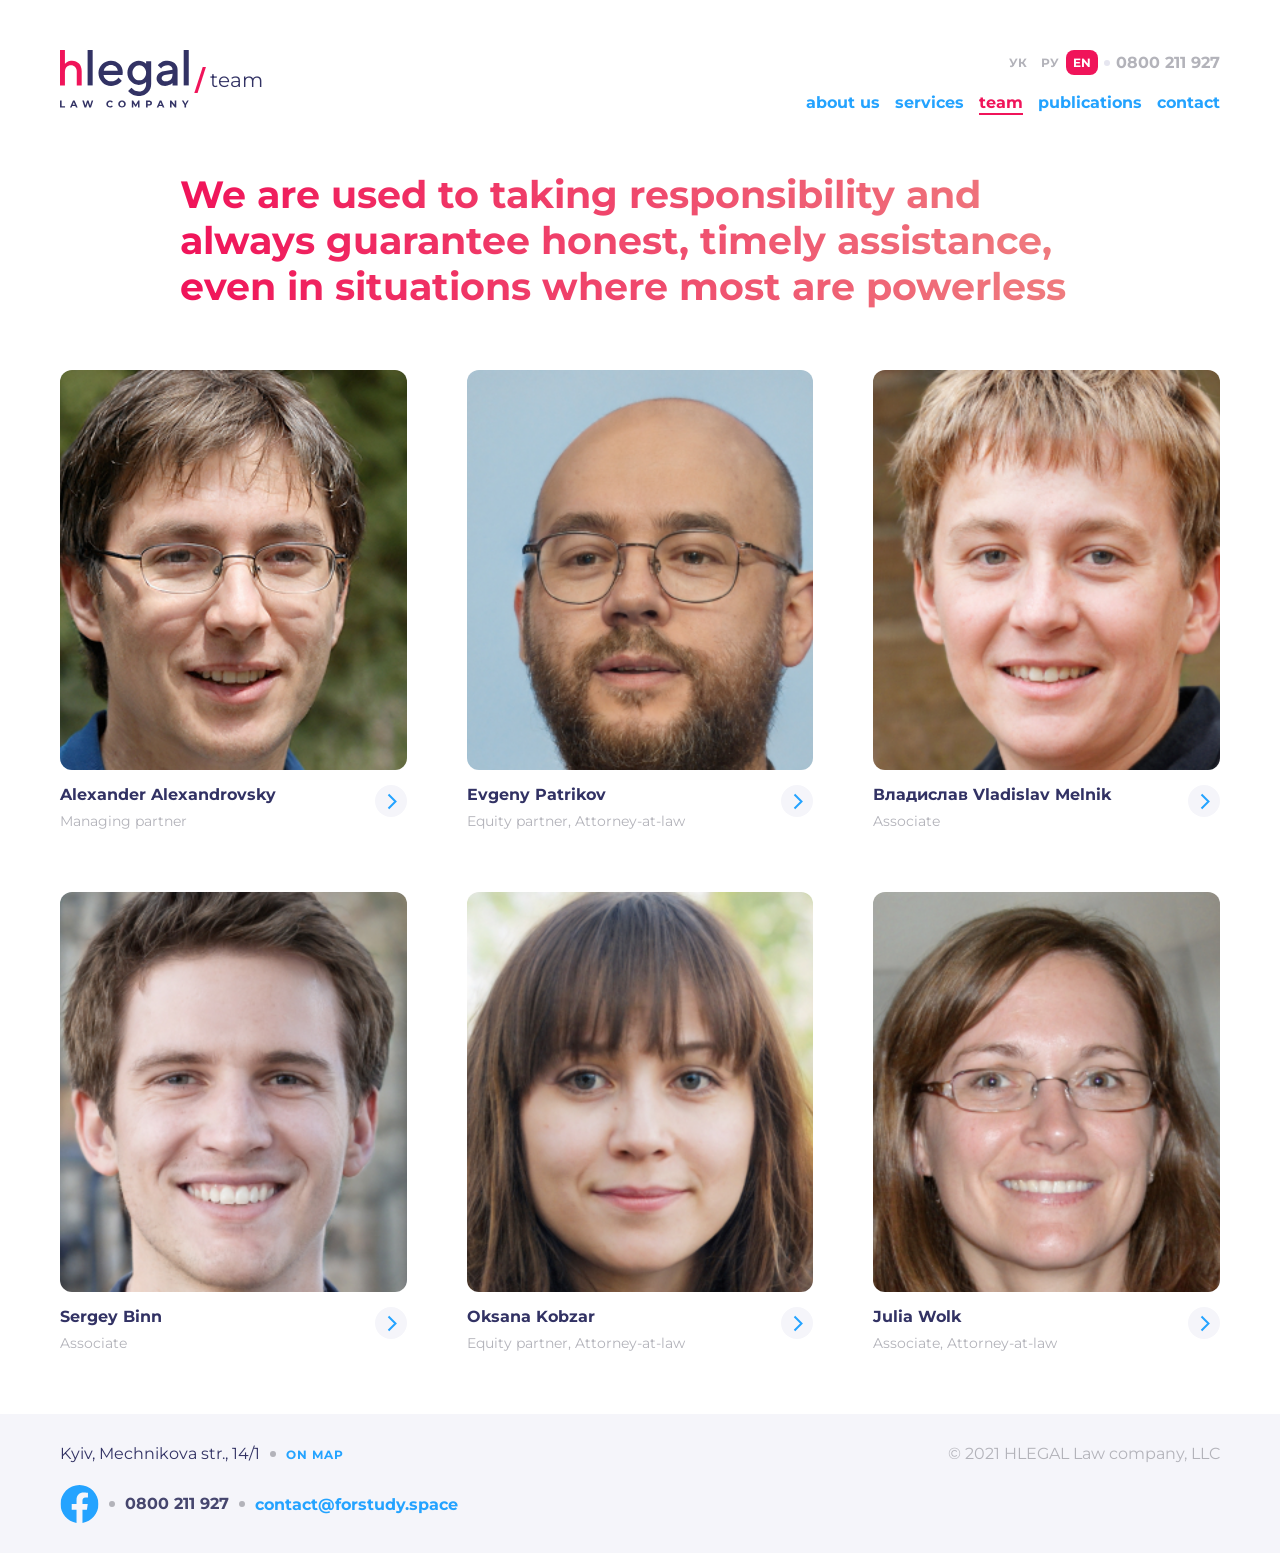
<file: team.html>
<!DOCTYPE html>
<html lang="en">

<head>
    <meta charset="UTF-8">
    <meta name="viewport" content="width=device-width, initial-scale=1.0">
    <title>team</title>
    <link rel="stylesheet" href="./css/style.css">
</head>

<body class="light-theme">
    <header class="header">
        <div class="header__wrapper">
            <div class="header__lang">
                <a class="header__lang-link" href="#">УК</a>
                <a class="header__lang-link" href="#">РУ</a>
                <a class="header__lang-link active" href="#">EN</a>
            </div>
            <a class="header__phone" href="tel:0800211927">0800 211 927</a>
        </div>
        <div class="header__logo">
            <a href="./index.html" class="header__logo-link" aria-label="Go to main page">
                <div class="header__logo-wrapper">
                    <div class="header__logo-svg">
                        <svg class="header__logo-svg--a" xmlns="http://www.w3.org/2000/svg" width="70" height="25"
                            viewBox="0 0 70 25" fill="none">
                            <path
                                d="M2.64358 0H0V19.0926H2.64358V12.0094C2.64358 10.8111 2.94164 9.86583 3.53774 9.20012C4.13384 8.53441 4.95024 8.18824 5.96102 8.18824C6.82926 8.18824 7.55495 8.50778 8.13809 9.12024C8.72124 9.74601 9.01929 10.5315 9.01929 11.4769V19.1059H11.6758V11.4769C11.6758 9.71938 11.1964 8.3347 10.2374 7.29619C9.27846 6.25768 8.02146 5.73843 6.49233 5.73843C6.05173 5.73843 5.61114 5.79168 5.1835 5.91151C4.7429 6.03134 4.39301 6.16448 4.10792 6.31094C3.82283 6.45739 3.5507 6.61717 3.30448 6.80356C3.05826 6.98996 2.8898 7.12311 2.81205 7.20299C2.7343 7.28288 2.6695 7.33613 2.64358 7.37608V0Z"
                                fill="#F0145A" />
                            <path d="M17.5856 0H14.8604V19.0767H17.5856V0Z" fill="white" />
                            <path
                                d="M33.6598 13.4896L33.796 12.127C33.796 10.3011 33.1965 8.77493 31.9701 7.54857C30.7438 6.32221 29.2176 5.72266 27.3917 5.72266C25.5658 5.72266 23.9851 6.37672 22.677 7.68483C21.3689 8.99295 20.7148 10.5463 20.7148 12.3995C20.7148 14.3072 21.3962 15.9423 22.7315 17.305C24.0669 18.6676 25.6748 19.3489 27.528 19.3489C28.2365 19.3489 28.8906 19.2399 29.5446 19.0491C30.1987 18.8311 30.7438 18.6131 31.1253 18.3951C31.5341 18.1498 31.9429 17.8773 32.2971 17.5775C32.6514 17.2777 32.8967 17.0597 33.0057 16.9234C33.1147 16.7872 33.1965 16.7054 33.251 16.6236L31.4796 14.8522L31.0708 15.37C30.7983 15.6971 30.335 16.0241 29.6809 16.3784C28.9996 16.7327 28.291 16.8962 27.528 16.8962C26.4651 16.8962 25.5658 16.5691 24.8027 15.8878C24.0396 15.2065 23.5764 14.4162 23.4401 13.4896H33.6598ZM27.3917 8.03912C28.4 8.03912 29.2176 8.33889 29.8989 8.9112C30.553 9.51075 30.9618 10.2466 31.1253 11.1732H23.5491C23.7944 10.2466 24.2304 9.51075 24.9117 8.9112C25.5658 8.33889 26.4106 8.03912 27.3917 8.03912Z"
                                fill="white" />
                            <path
                                d="M46.3695 18.286C46.3695 19.4852 46.0153 20.4662 45.2794 21.2293C44.5709 21.9651 43.6715 22.3467 42.5542 22.3467C42.0637 22.3467 41.5731 22.2649 41.1098 22.1286C40.6465 21.9924 40.2922 21.8289 39.9925 21.6381C39.6927 21.4473 39.4202 21.2566 39.1476 21.0113C38.9024 20.766 38.7389 20.6025 38.6571 20.5207C38.5753 20.439 38.5208 20.3572 38.4663 20.3027L36.6949 22.0741L36.9129 22.3467C37.0492 22.5374 37.2945 22.7827 37.6215 23.0552C37.9485 23.3005 38.3301 23.573 38.7661 23.8455C39.2021 24.0908 39.7472 24.3088 40.4285 24.4996C41.1098 24.6904 41.8184 24.7994 42.5542 24.7994C44.4074 24.7994 45.9335 24.1726 47.2144 22.919C48.468 21.6381 49.0948 20.112 49.0948 18.2588V5.99518H46.3695V7.3578L45.9063 6.94902C45.6065 6.67649 45.1432 6.40397 44.4891 6.13144C43.8351 5.85892 43.1265 5.72266 42.4179 5.72266C40.7555 5.72266 39.3384 6.34946 38.112 7.63033C36.8857 8.9112 36.2861 10.4373 36.2861 12.2632C36.2861 14.0892 36.8857 15.6153 38.112 16.8962C39.3384 18.177 40.7555 18.8038 42.4179 18.8038C42.8812 18.8038 43.3173 18.7493 43.7806 18.6403C44.2166 18.5041 44.5709 18.3678 44.8707 18.2315C45.1704 18.0953 45.443 17.9318 45.6882 17.741C45.9335 17.5502 46.1243 17.414 46.1788 17.3595L46.3695 17.1687V18.286ZM39.0114 12.2632C39.0114 11.1186 39.3657 10.1648 40.1015 9.37449C40.8373 8.58417 41.7094 8.17538 42.6905 8.17538C43.6715 8.17538 44.5436 8.58417 45.2794 9.37449C45.988 10.1648 46.3695 11.1186 46.3695 12.2632C46.3695 13.4079 45.988 14.3617 45.2794 15.152C44.5436 15.9423 43.6715 16.3511 42.6905 16.3511C41.7094 16.3511 40.8373 15.9423 40.1015 15.152C39.3657 14.3617 39.0114 13.4079 39.0114 12.2632Z"
                                fill="white" />
                            <path
                                d="M63.3195 19.0764V10.6281C63.3195 9.23823 62.8017 8.06637 61.7934 7.13979C60.7851 6.18595 59.4769 5.72266 57.869 5.72266C57.2422 5.72266 56.6154 5.80441 56.0159 5.96793C55.4163 6.1587 54.9258 6.34946 54.5715 6.56748C54.2172 6.7855 53.8629 7.03078 53.5359 7.33055C53.2089 7.60308 53.0181 7.79384 52.9091 7.90285C52.8273 8.01186 52.7456 8.09362 52.6911 8.17538L54.4625 9.94679L54.8168 9.4835C55.0348 9.18372 55.4163 8.9112 55.9886 8.61142C56.5609 8.31164 57.1877 8.17538 57.869 8.17538C58.6594 8.17538 59.3134 8.42065 59.8312 8.88394C60.349 9.34724 60.5943 9.94679 60.5943 10.6281L55.8251 11.4457C54.6533 11.6364 53.6994 12.0997 53.0454 12.8356C52.364 13.5714 52.0098 14.4707 52.0098 15.5335C52.0098 16.5419 52.4458 17.414 53.3179 18.177C54.2172 18.9674 55.3073 19.3489 56.6427 19.3489C57.106 19.3489 57.542 19.2944 57.9781 19.1581C58.4413 19.0491 58.7956 18.9129 59.0954 18.7766C59.3952 18.6403 59.6677 18.4768 59.913 18.286C60.1583 18.0953 60.3218 17.959 60.4308 17.9045C60.5125 17.8228 60.567 17.741 60.5943 17.7137V19.0764H63.3195ZM57.0515 16.8962C56.3429 16.8962 55.7706 16.7327 55.3618 16.4056C54.9258 16.0786 54.735 15.6971 54.735 15.261C54.735 14.7977 54.8713 14.3889 55.1711 14.0892C55.4708 13.7894 55.8796 13.5714 56.3702 13.4896L60.5943 12.8083V13.0808C60.5943 14.3072 60.2945 15.2338 59.6677 15.9151C59.0409 16.5691 58.1688 16.8962 57.0515 16.8962Z"
                                fill="white" />
                            <path d="M69.3337 0H66.6084V19.0767H69.3337V0Z" fill="white" />
                        </svg>
                        <svg class="header__logo-svg--b" xmlns="http://www.w3.org/2000/svg" width="70" height="5"
                            viewBox="0 0 70 5" fill="none">
                            <path d="M0 0.330754H0.852878V3.32109H2.70078V4.01603H0V0.330754Z" fill="white" />
                            <path
                                d="M8.26752 3.22633H6.5565L6.23009 4.01603H5.35615L6.99873 0.330754H7.84108L9.48893 4.01603H8.59393L8.26752 3.22633ZM7.99902 2.57877L7.41464 1.16784L6.83026 2.57877H7.99902Z"
                                fill="white" />
                            <path
                                d="M17.8731 0.330754L16.6675 4.01603H15.7515L14.9407 1.52057L14.1036 4.01603H13.1928L11.982 0.330754H12.8664L13.6982 2.92098L14.5669 0.330754H15.3566L16.199 2.94204L17.0571 0.330754H17.8731Z"
                                fill="white" />
                            <path
                                d="M26.9457 4.07921C26.5702 4.07921 26.2297 3.99848 25.9244 3.83703C25.6225 3.67207 25.3838 3.44569 25.2084 3.15789C25.0364 2.86658 24.9504 2.53841 24.9504 2.17339C24.9504 1.80838 25.0364 1.48196 25.2084 1.19416C25.3838 0.90285 25.6225 0.676469 25.9244 0.515018C26.2297 0.350058 26.5719 0.267578 26.951 0.267578C27.2704 0.267578 27.5582 0.323735 27.8144 0.436048C28.0741 0.548361 28.2917 0.709811 28.4672 0.920399L27.9197 1.42581C27.6705 1.13801 27.3616 0.994105 26.9931 0.994105C26.7649 0.994105 26.5614 1.045 26.3824 1.14678C26.2034 1.24505 26.063 1.38369 25.9612 1.56269C25.8629 1.74169 25.8138 1.94526 25.8138 2.17339C25.8138 2.40153 25.8629 2.6051 25.9612 2.7841C26.063 2.9631 26.2034 3.10349 26.3824 3.20527C26.5614 3.30355 26.7649 3.35268 26.9931 3.35268C27.3616 3.35268 27.6705 3.20703 27.9197 2.91571L28.4672 3.42112C28.2917 3.63522 28.0741 3.79843 27.8144 3.91074C27.5547 4.02305 27.2651 4.07921 26.9457 4.07921Z"
                                fill="white" />
                            <path
                                d="M33.3831 4.07921C33.0005 4.07921 32.6548 3.99673 32.3459 3.83177C32.0406 3.66681 31.8002 3.44043 31.6247 3.15262C31.4527 2.86131 31.3667 2.5349 31.3667 2.17339C31.3667 1.81189 31.4527 1.48723 31.6247 1.19943C31.8002 0.908114 32.0406 0.679978 32.3459 0.515018C32.6548 0.350058 33.0005 0.267578 33.3831 0.267578C33.7657 0.267578 34.1096 0.350058 34.415 0.515018C34.7203 0.679978 34.9607 0.908114 35.1362 1.19943C35.3117 1.48723 35.3995 1.81189 35.3995 2.17339C35.3995 2.5349 35.3117 2.86131 35.1362 3.15262C34.9607 3.44043 34.7203 3.66681 34.415 3.83177C34.1096 3.99673 33.7657 4.07921 33.3831 4.07921ZM33.3831 3.35268C33.6007 3.35268 33.7972 3.30355 33.9727 3.20527C34.1482 3.10349 34.2851 2.9631 34.3834 2.7841C34.4852 2.6051 34.5361 2.40153 34.5361 2.17339C34.5361 1.94526 34.4852 1.74169 34.3834 1.56269C34.2851 1.38369 34.1482 1.24505 33.9727 1.14678C33.7972 1.045 33.6007 0.994105 33.3831 0.994105C33.1655 0.994105 32.9689 1.045 32.7934 1.14678C32.618 1.24505 32.4793 1.38369 32.3775 1.56269C32.2793 1.74169 32.2301 1.94526 32.2301 2.17339C32.2301 2.40153 32.2793 2.6051 32.3775 2.7841C32.4793 2.9631 32.618 3.10349 32.7934 3.20527C32.9689 3.30355 33.1655 3.35268 33.3831 3.35268Z"
                                fill="white" />
                            <path
                                d="M42.0264 4.01603L42.0211 1.80487L40.9366 3.62645H40.5523L39.473 1.85225V4.01603H38.6728V0.330754H39.3782L40.7576 2.62089L42.1159 0.330754H42.8161L42.8266 4.01603H42.0264Z"
                                fill="white" />
                            <path
                                d="M47.9285 0.330754C48.2549 0.330754 48.5374 0.385156 48.7761 0.493959C49.0183 0.602763 49.2043 0.757194 49.3342 0.957251C49.464 1.15731 49.529 1.39422 49.529 1.66798C49.529 1.93824 49.464 2.17515 49.3342 2.37872C49.2043 2.57877 49.0183 2.7332 48.7761 2.84201C48.5374 2.9473 48.2549 2.99995 47.9285 2.99995H47.1862V4.01603H46.3333V0.330754H47.9285ZM47.8811 2.30501C48.1373 2.30501 48.3321 2.25061 48.4655 2.14181C48.5989 2.02949 48.6656 1.87155 48.6656 1.66798C48.6656 1.46091 48.5989 1.30297 48.4655 1.19416C48.3321 1.08185 48.1373 1.02569 47.8811 1.02569H47.1862V2.30501H47.8811Z"
                                fill="white" />
                            <path
                                d="M55.0121 3.22633H53.3011L52.9747 4.01603H52.1008L53.7433 0.330754H54.5857L56.2335 4.01603H55.3385L55.0121 3.22633ZM54.7436 2.57877L54.1592 1.16784L53.5749 2.57877H54.7436Z"
                                fill="white" />
                            <path
                                d="M62.6281 0.330754V4.01603H61.9279L60.0906 1.77854V4.01603H59.2482V0.330754H59.9537L61.7858 2.56824V0.330754H62.6281Z"
                                fill="white" />
                            <path
                                d="M67.9013 2.71039V4.01603H67.0485V2.69986L65.6217 0.330754H66.5273L67.5117 1.96807L68.4963 0.330754H69.3333L67.9013 2.71039Z"
                                fill="white" />
                        </svg>
                    </div>
                    <svg class="header__logo-svg--c" xmlns="http://www.w3.org/2000/svg" width="12" height="26"
                        viewBox="0 0 12 26" fill="none">
                        <path fill-rule="evenodd" clip-rule="evenodd"
                            d="M8.72827 0H11.9505L3.55574 26H0.333496L8.72827 0Z" fill="#F0145A" />
                    </svg>
                    <h2 class="header__logo-serv">team</h2>
                </div>
            </a>
            <nav class="header__menu">
                <button class="header__menu-btn" type="button" aria-label="Open menu" aria-expanded="false"
                    aria-controls="site-menu">
                    <svg xmlns="http://www.w3.org/2000/svg" width="32" height="33" viewBox="0 0 32 33" fill="none">
                        <path d="M7 10.5H25" stroke="currentColor" stroke-width="2" />
                        <path d="M7 16.5H25" stroke="currentColor" stroke-width="2" />
                        <path d="M7 22.5H25" stroke="currentColor" stroke-width="2" />
                    </svg>
                </button>
                <ul class="header__menu-list" id="site-menu">
                    <li class="header__menu-close-item">
                        <button class="header__menu-close" type="button" aria-label="Close menu">
                            <svg xmlns="http://www.w3.org/2000/svg" width="32" height="32" viewBox="0 0 32 32"
                                fill="none">
                                <path d="M7 7L25 25" stroke="#EC6F5D" stroke-width="2" />
                                <path d="M25 7L7 25" stroke="#EC6F5D" stroke-width="2" />
                            </svg>
                        </button>
                    </li>
                    <li class="header__menu-item"><a class="menu-link" href="./about.html">about us</a></li>
                    <li class="header__menu-item"><a class="menu-link" href="./services.html">services</a></li>
                    <li class="header__menu-item"><a class="menu-link active" aria-current="page"
                            href="./team.html">team</a></li>
                    <li class="header__menu-item"><a class="menu-link" href="./publications.html">publications</a></li>
                    <li class="header__menu-item"><a class="menu-link" href="./contacts.html">contact</a></li>
                </ul>
            </nav>
        </div>
    </header>

    <div class="serv__spacer"></div>
    <section class="team team--page">

        <h1 class="team__title">We are used to taking responsibility and always guarantee honest, timely assistance,
            even in situations where most are powerless</h1>

        <div class=" serv__spacer">
        </div>
        <div class="team__wrapper">
            <div class="team__card">
                <img class="team__img" src="./image/team/team-1.jpg" alt="team member">
                <div class="team__desc-wrapper">
                    <div class="team__desc-wrapper--inner">
                        <h3 class="team__name">Alexander Alexandrovsky</h3>
                        <p class="team__desc-position">Managing partner</p>
                    </div>
                    <button class="team__btn">
                        <svg xmlns="http://www.w3.org/2000/svg" width="32" height="32" viewBox="0 0 32 32" fill="none">
                            <circle cx="16" cy="16" r="16" transform="rotate(-90 16 16)" fill="#F5F5FA" />
                            <path d="M13.5 23.5L20.5 16.5L13.5 9.5" stroke="currentColor" stroke-width="2" />
                        </svg>
                    </button>
                </div>
            </div>
            <div class="team__card">
                <img class="team__img" src="./image/team/team-2.jpg" alt="team member">
                <div class="team__desc-wrapper">
                    <div class="team__desc-wrapper--inner">
                        <h3 class="team__name">Evgeny Patrikov</h3>
                        <p class="team__desc-position">Equity partner, Attorney-at-law</p>
                    </div>
                    <button class="team__btn">
                        <svg xmlns="http://www.w3.org/2000/svg" width="32" height="32" viewBox="0 0 32 32" fill="none">
                            <circle cx="16" cy="16" r="16" fill="#F5F5FA" />
                            <path d="M13.5 23.5L20.5 16.5L13.5 9.5" stroke="currentColor" stroke-width="2" />
                        </svg>
                    </button>
                </div>
            </div>
            <div class="team__card">
                <img class="team__img" src="./image/team/team-3.jpg" alt="team member">
                <div class="team__desc-wrapper">
                    <div class="team__desc-wrapper--inner">
                        <h3 class="team__name">Владислав Vladislav Melnik</h3>
                        <p class="team__desc-position">Associate</p>
                    </div>
                    <button class="team__btn">
                        <svg xmlns="http://www.w3.org/2000/svg" width="32" height="32" viewBox="0 0 32 32" fill="none">
                            <circle cx="16" cy="16" r="16" fill="#F5F5FA" />
                            <path d="M13.5 23.5L20.5 16.5L13.5 9.5" stroke="currentColor" stroke-width="2" />
                        </svg>
                    </button>
                </div>
            </div>
            <div class="team__card">
                <img class="team__img" src="./image/team/team-4.jpg" alt="team member">
                <div class="team__desc-wrapper">
                    <div class="team__desc-wrapper--inner">
                        <h3 class="team__name">Sergey Binn</h3>
                        <p class="team__desc-position">Associate</p>
                    </div>
                    <button class="team__btn">
                        <svg xmlns="http://www.w3.org/2000/svg" width="32" height="32" viewBox="0 0 32 32" fill="none">
                            <circle cx="16" cy="16" r="16" fill="#F5F5FA" />
                            <path d="M13.5 23.5L20.5 16.5L13.5 9.5" stroke="currentColor" stroke-width="2" />
                        </svg>
                    </button>
                </div>
            </div>
            <div class="team__card">
                <img class="team__img" src="./image/team/team-5.jpg" alt="team member">
                <div class="team__desc-wrapper">
                    <div class="team__desc-wrapper--inner">
                        <h3 class="team__name">Oksana Kobzar</h3>
                        <p class="team__desc-position">Equity partner, Attorney-at-law</p>
                    </div>
                    <a class="team__btn" href="./team_entry.html" aria-label="View Oksana Kobzar profile">
                        <svg xmlns="http://www.w3.org/2000/svg" width="32" height="32" viewBox="0 0 32 32" fill="none">
                            <circle cx="16" cy="16" r="16" fill="#F5F5FA" />
                            <path d="M13.5 23.5L20.5 16.5L13.5 9.5" stroke="currentColor" stroke-width="2" />
                        </svg>
                    </a>
                </div>
            </div>
            <div class="team__card">
                <img class="team__img" src="./image/team/team-6.jpg" alt="team member">
                <div class="team__desc-wrapper">
                    <div class="team__desc-wrapper--inner">
                        <h3 class="team__name">Julia Wolk</h3>
                        <p class="team__desc-position">Associate, Attorney-at-law</p>
                    </div>
                    <button class="team__btn">
                        <svg xmlns="http://www.w3.org/2000/svg" width="32" height="32" viewBox="0 0 32 32" fill="none">
                            <circle cx="16" cy="16" r="16" fill="#F5F5FA" />
                            <path d="M13.5 23.5L20.5 16.5L13.5 9.5" stroke="currentColor" stroke-width="2" />
                        </svg>
                    </button>
                </div>
            </div>
        </div>
        <div class="team__spacer"></div>
    </section>

    <footer class="footer footer--contacts">
        <div class="footer__wrapper">
            <div class="footer__row">
                <h3 class="footer__address">Kyiv, Mechnikova str., 14/1</h3>
                <a class="footer__link" href="https://www.google.com/maps?q=Kyiv,+Mechnikova+str.,+14/1" target="_blank"
                    rel="noopener noreferrer">On map</a>
            </div>
            <div class="footer__row">
                <a class="footer__facebook" href="#" aria-label="Facebook"><svg xmlns="http://www.w3.org/2000/svg"
                        width="39" height="38" viewBox="0 0 39 38" fill="none">
                        <g clip-path="url(#clip0_169520_2011)">
                            <path
                                d="M38.5 19.1161C38.5 8.55857 29.9934 0 19.5 0C9.00658 0 0.5 8.55857 0.5 19.1161C0.5 28.6575 7.44803 36.5659 16.5312 38V24.6419H11.707V19.1161H16.5312V14.9046C16.5312 10.1136 19.3678 7.46723 23.7078 7.46723C25.7866 7.46723 27.9609 7.84059 27.9609 7.84059V12.545H25.5651C23.2048 12.545 22.4688 14.0185 22.4688 15.5302V19.1161H27.7383L26.8959 24.6419H22.4688V38C31.552 36.5659 38.5 28.6575 38.5 19.1161Z"
                                fill="currentColor" />
                        </g>
                        <defs>
                            <clippath id="clip0_169520_2011">
                                <rect width="38" height="38" fill="white" transform="translate(0.5)" />
                            </clippath>
                        </defs>
                    </svg></a>
                <a class="footer__phone" href="tel:0800211927">0800 211 927</a>
                <a class="footer__email" href="mailto:contact@forstudy.space">contact@forstudy.space</a>
            </div>
        </div>
        <div class="footer__rights">© 2021 HLEGAL Law company, LLC</div>
    </footer>
    <script src="./js/script.js"></script>
</body>

</html>
</file>
<file: css/style.css>
@import url("https://fonts.googleapis.com/css2?family=Montserrat:ital,wght@0,100..900;1,100..900&display=swap");
/* 1. Use a more-intuitive box-sizing model */
*,
*::before,
*::after {
  margin: 0;
  padding: 0;
  list-style: none;
  text-decoration: none;
  font-style: normal;
  box-sizing: border-box;
}

/* 2. Remove list styles */
ul,
ol {
  list-style: none;
  text-decoration: none;
}

/* 3, Remove default button styles */
button {
  background: none;
  border: none;
  cursor: pointer;
}

/* 4. Set default font inheritance */
body,
input,
button,
textarea {
  font-family: "Montserrat", "Arial", sans-serif;
  font-size: 100%;
  color: inherit;
}

/* 5. Improve media defaults */
img,
picture,
video,
canvas,
svg {
  display: block;
  max-width: 100%;
}

/* 6. Inherit fonts for form controls */
input,
button,
textarea,
select {
  font: inherit;
}

/* 7. Avoid text overflows */
p,
h1,
h2,
h3,
h4,
h5,
h6 {
  overflow-wrap: break-word;
}

/* 8. Improve line wrapping */
p {
  text-wrap: pretty;
}

h1,
h2,
h3,
h4,
h5,
h6 {
  text-wrap: balance;
}

a {
  text-decoration: none;
  list-style: none;
}

/* 9. Create a root stacking context */
#root,
#__next {
  isolation: isolate;
}

html,
body {
  overflow-x: hidden;
}

.header__wrapper {
  display: flex;
  justify-content: space-between;
  align-items: center;
  flex-direction: row;
  gap: 0px;
  padding: 10px 15px;
  background-color: #323264;
  opacity: 0.8;
}

.light-theme .header__wrapper {
  background-color: #f5f5fa;
  opacity: 1;
}

.header__lang {
  display: flex;
  gap: 0;
}

.header__lang-link {
  padding: 5px 7px;
  color: #fff;
  font-weight: 700;
  font-size: 12px;
  z-index: 3;
}
.header__lang-link.active {
  border-radius: 8px;
  background-color: #f0145a;
}
.header__lang-link:hover {
  border-radius: 8px;
  background-color: #0085ff;
}

.light-theme .header__lang-link {
  color: #b3b3ba;
}
.light-theme .header__lang-link.active {
  color: #fff;
}

.header__address {
  display: none;
  color: #b3b3ba;
  font-size: 16px;
}

.header__phone {
  color: #fff;
  font-weight: 700;
  font-size: 16px;
}

.light-theme .header__phone,
.light-theme .header__facebook {
  color: #b3b3ba;
}

.light-theme .header__facebook:hover {
  color: #f0145a;
}

.header__logo {
  display: flex;
  justify-content: space-between;
  align-items: center;
  flex-direction: row;
  gap: 0px;
  background-color: #323264;
  padding: 0 15px;
  z-index: 4;
}
.header__logo-wrapper {
  display: flex;
  justify-content: space-between;
  align-items: center;
  flex-direction: row;
  gap: 4px;
  padding: 15px 0 10px;
}
.header__logo-svg {
  display: flex;
  justify-content: space-between;
  align-items: center;
  flex-direction: column;
  gap: 4px;
}
.header__logo-serv {
  color: #fff;
  font-weight: 400;
  font-size: 20px;
  z-index: 3;
}

.light-theme .header__logo {
  background-color: #fff;
}
.light-theme .header__logo-serv {
  color: #323264;
}

.light-theme .header__logo-svg--a path:not(:first-child),
.light-theme .header__logo-svg--b path {
  fill: #323264;
}

.header__menu {
  position: relative;
}
.header__menu::before {
  content: "";
  position: fixed;
  inset: 0;
  background: #686887;
  z-index: 999;
  opacity: 0;
  pointer-events: none;
  transition: opacity 0.3s ease;
}
.header__menu-btn {
  display: block;
  border-radius: 8px;
}
.header__menu-btn:active {
  background: #e6e6f0;
}
.header__menu-btn:active svg path {
  stroke: #323264;
}
.header__menu-list {
  display: flex;
  justify-content: space-between;
  align-items: stretch;
  flex-direction: column;
  gap: 15px;
  position: fixed;
  bottom: 0;
  left: 8px;
  right: 8px;
  width: auto;
  background: #fff;
  border-radius: 12px 12px 0 0;
  padding: 64px 12px 12px 12px;
  z-index: 1000;
  visibility: hidden;
  opacity: 0;
  transform: translateY(20px);
  pointer-events: none;
  transition: opacity 0.3s ease, transform 0.3s ease;
}
.header__menu-item {
  color: #fff;
  font-weight: 700;
  font-size: 16px;
  background: #f5f5fa;
  border-radius: 12px;
  padding: 7px;
  text-align: center;
}
.header__menu-item:hover, .header__menu-item:active {
  background: #e6e6f0;
}
.header__menu a {
  display: block;
  width: 100%;
  color: #24a3ff;
}
.header__menu a.active {
  color: #f0145a;
}
.header__menu-close-item {
  position: absolute;
  top: 12px;
  right: 12px;
  z-index: 1001;
}
.header__menu-close {
  color: #f0145a;
  background: transparent;
  cursor: pointer;
}
.header__menu--open .header__menu-list {
  visibility: visible;
  opacity: 1;
  transform: translateY(0);
  pointer-events: all;
}
.header__menu--open::before {
  opacity: 1;
  pointer-events: all;
}

.light-theme .header__menu-btn svg path {
  stroke: #323264;
}

.light-theme .header__menu .menu-link {
  color: #24a3ff;
}
.light-theme .header__menu .menu-link.active {
  color: #f0145a;
}

.header__facebook {
  display: none;
  color: #fff;
}
.header__facebook:hover {
  color: #f0145a;
}

@media (min-width: 768px) {
  .light-theme .header__wrapper {
    background-color: #fff;
  }
  .header__address,
  .header__phone,
  .header__facebook {
    display: flex;
    justify-content: space-between;
    align-items: center;
    flex-direction: row;
    gap: 6px;
  }
  .header__address::before,
  .header__phone::before,
  .header__facebook::before {
    content: "";
    width: 6px;
    height: 6px;
    flex-shrink: 0;
    border-radius: 50%;
    background-color: #e6e6f0;
  }
  .header__address {
    position: relative;
    z-index: 3;
    gap: 7px;
  }
  .header__wrapper {
    opacity: 1;
  }
  .header__logo {
    display: flex;
    justify-content: space-between;
    align-items: flex-start;
    flex-direction: column;
    gap: 30px;
    padding: 30px 60px 0;
  }
  .header__logo-svg--a, .header__logo-svg--b {
    width: 130px;
    height: auto;
  }
  .header__wrapper {
    padding: 50px 60px 0;
    background: #323264;
  }
  .header__wrapper::before {
    display: none;
  }
  .header__menu {
    position: static;
  }
  .header__menu::before {
    display: none;
  }
  .header__menu-btn, .header__menu-close-item {
    display: none;
  }
  .header__menu-list {
    display: flex;
    justify-content: flex-end;
    align-items: center;
    flex-direction: row;
    gap: 15px;
    position: static;
    visibility: visible;
    opacity: 1;
    transform: none;
    pointer-events: auto;
    background: none;
    padding: 0;
    border-radius: 0;
    height: auto;
  }
  .header__menu-item {
    background: transparent;
    padding: 0;
    z-index: 3;
  }
  .header__menu-item:hover {
    background: transparent;
    color: #f0145a;
  }
  .header__menu a {
    color: #fff;
  }
  .header__menu a:hover:not(.active) {
    text-decoration: underline;
    text-decoration-thickness: 2px;
    text-underline-offset: 5px;
  }
  .header__menu a.active {
    color: #f0145a;
    text-decoration: underline;
    text-decoration-thickness: 2px;
    text-underline-offset: 5px;
  }
  .header__wrapper {
    display: flex;
    justify-content: flex-start;
    align-items: center;
    flex-direction: row;
    gap: 6px;
  }
}
@media (min-width: 1024px) {
  .header {
    position: relative;
  }
  .header__wrapper {
    justify-content: flex-end;
  }
  .header__logo {
    flex-direction: row;
    justify-content: flex-end;
    padding: 18px 60px 0;
  }
  .header__logo-wrapper {
    position: absolute;
    top: 50px;
    left: 60px;
    padding: 0;
  }
}
.hero {
  display: flex;
  justify-content: space-between;
  align-items: center;
  flex-direction: column;
  gap: 0px;
  background-color: #323264;
  position: relative;
  min-height: 500px;
}
.hero__title {
  font-weight: 700;
  font-size: 38px;
  color: #fff;
  max-width: 315px;
  text-align: center;
  z-index: 2;
  margin-top: 129px;
}
.hero__btn {
  padding-bottom: 30px;
  z-index: 2;
}
.hero__btn svg path,
.hero__btn svg circle {
  transition: stroke 0.2s ease;
}
.hero__btn:hover svg path,
.hero__btn:hover svg circle {
  stroke: #f0145a;
}
.hero__svg-letter {
  position: absolute;
  top: -102px;
  left: -72px;
  width: 140%;
  pointer-events: none;
  min-width: 375px;
}
.hero__svg-letter img {
  width: 100%;
  height: auto;
  display: block;
}

@media (min-width: 768px) {
  .hero {
    min-height: 790px;
  }
  .hero__title {
    max-width: 800px;
    margin-top: 269px;
  }
  .hero__svg-letter {
    top: -234px;
    left: -62px;
    width: 893.28px;
  }
}
@media (min-width: 1024px) {
  .hero {
    min-height: 652px;
  }
  .hero__title {
    margin-top: 250px;
  }
  .hero__svg-letter {
    top: -116px;
    width: 670px;
    left: 50%;
    transform: translateX(-50%);
  }
}
.experience {
  background-color: #323264;
}

.exp__nav {
  overflow-x: auto;
  width: 100%;
}
.exp__nav::-webkit-scrollbar {
  display: none;
}
.exp__nav-list {
  display: flex;
  padding: 30px;
  margin: 0;
  gap: 30px;
}
.exp__nav-list-item {
  white-space: nowrap;
  color: #b3b3ba;
  font-weight: 700;
  font-size: 30px;
  line-height: 37px;
  cursor: pointer;
  flex: 0 0 auto;
  transition: color 0.3s ease, transform 0.3s ease;
}
.exp__nav-list-item.active {
  background: linear-gradient(90deg, #f0145a 0.84%, #ef8080 99.96%);
  background-clip: text;
  -webkit-background-clip: text;
  color: transparent;
  -webkit-text-fill-color: transparent;
}
.exp__nav-list-item:hover {
  background: none;
  color: #f0145a;
  transform: translateX(2px);
  -webkit-text-fill-color: #f0145a;
}

.exp__separator {
  height: 4px;
  margin: 0 30px;
  background-color: rgba(255, 255, 255, 0.3);
}

.exp__title {
  color: #fff;
  font-weight: 700;
  font-size: 20px;
  line-height: 24px;
  padding: 0 30px;
  margin: 30px 0;
}

.exp__text {
  color: #fff;
  font-weight: 400;
  font-size: 19px;
  line-height: 30px;
  padding: 0 30px 30px;
}

@media (min-width: 768px) {
  .exp__nav-list {
    padding: 60px;
  }
  .exp__nav-list-item {
    font-size: 38px;
    line-height: 46px;
  }
  .exp__separator {
    margin: 0 60px;
  }
  .exp__title {
    font-size: 30px;
    line-height: 37px;
    padding: 0 60px;
  }
  .exp__text {
    padding: 0 60px 60px;
  }
}
@media (min-width: 1024px) {
  .experience {
    display: grid;
    grid-template-columns: max-content 4px minmax(0, 1fr);
    gap: 30px 60px;
    padding: 60px;
  }
  .exp__nav {
    grid-column: 1;
    grid-row: 1/3;
    align-self: center;
    width: auto;
    overflow: visible;
  }
  .exp__nav-list {
    flex-direction: column;
    align-items: flex-end;
    padding: 0;
  }
  .exp__nav-list-item:last-child {
    display: none;
  }
  .exp__separator {
    grid-column: 2;
    grid-row: 1/3;
    width: 4px;
    height: auto;
    margin: 0;
  }
  .exp__title {
    grid-column: 3;
    grid-row: 1;
    padding: 0;
    margin: 0;
  }
  .exp__text {
    grid-column: 3;
    grid-row: 2;
    padding: 0;
    margin: 0;
  }
}
@media (min-width: 1440px) {
  .experience {
    padding-inline: 180px;
  }
  .exp__nav-list-item:last-child {
    display: list-item;
  }
}
@media (min-width: 1920px) {
  .experience {
    padding-inline: 280px;
  }
}
.services {
  padding: 0 30px 60px 30px;
  border-bottom-right-radius: 14px;
  border-bottom-left-radius: 14px;
  background: linear-gradient(229deg, #323264 11.93%, #323264 57.17%, #643e72 87.46%);
}

.serv__wrapper {
  color: #24a3ff;
}

.serv__link {
  display: inline-flex;
  align-items: center;
  color: #24a3ff;
  font-weight: 700;
  font-size: 14px;
  line-height: 17px;
  text-transform: uppercase;
}
.serv__link:hover {
  color: #f0145a;
}
.serv__link:hover path {
  stroke: #f0145a;
}
.serv__link:hover svg {
  transform: translateX(2px);
  transition: transform 0.2s;
}

.serv__text-wrapper {
  padding-top: 10px;
}

.serv__text {
  margin: 0;
  font-weight: 700;
  font-size: 30px;
  line-height: 37px;
  background: linear-gradient(90deg, #f0145a 0.84%, #ef8080 99.96%);
  -webkit-background-clip: text;
  background-clip: text;
  -webkit-text-fill-color: transparent;
}

.serv__svg {
  background: #fff;
  padding: 14px;
  border-radius: 24px;
  display: inline-block;
}

.serv__list {
  display: grid;
  grid-template-columns: 1fr;
  gap: 40px;
  padding-top: 30px;
}
.serv__list-card-title {
  font-weight: 700;
  font-size: 22px;
  line-height: 27px;
  color: #24a3ff;
  margin: 30px 0 15px;
}
.serv__list-card-title a {
  color: inherit;
}
.serv__list-card-title a:hover {
  color: #f0145a;
}
.serv__list-card-text {
  font-weight: 400;
  font-size: 16px;
  line-height: 26px;
  color: #fff;
}

.serv__bg1 {
  border-bottom-left-radius: 14px;
  border-bottom-right-radius: 14px;
  background: #cacadb;
  margin: 0 20px;
  height: 10px;
  max-width: calc(100% - 40px);
}

.serv__bg2 {
  border-bottom-left-radius: 14px;
  border-bottom-right-radius: 14px;
  background: #e7e7f2;
  margin: 0 40px;
  height: 10px;
  max-width: calc(100% - 80px);
}

.serv__spacer {
  height: 30px;
  width: 100%;
}

@media (min-width: 768px) {
  .services {
    padding: 0 60px 60px;
  }
  .serv__text {
    font-size: 38px;
    line-height: 46px;
  }
  .serv__list {
    display: grid;
    grid-template-columns: repeat(2, minmax(0, 1fr));
    gap: 60px;
  }
  .serv__spacer {
    height: 60px;
  }
}
@media (min-width: 1024px) {
  .serv__list {
    display: grid;
    grid-template-columns: repeat(3, minmax(0, 1fr));
    gap: 60px;
  }
}
@media (min-width: 1920px) {
  .services {
    padding-inline: 160px;
  }
}
.team {
  padding: 0 30px;
  background: #fff;
  border-radius: 12px;
}
.team__btn {
  color: #24a3ff;
  cursor: pointer;
}
.team__btn svg path {
  transition: stroke 0.3s ease;
}
.team__btn:hover {
  color: #f0145a;
}
.team__btn:hover svg {
  transform: scale(1.1) translateX(2px);
}
.team__wrapper {
  display: flex;
  justify-content: center;
  align-items: center;
  flex-direction: column;
  gap: 30px;
}
.team__card {
  display: flex;
  justify-content: space-between;
  align-items: flex-start;
  flex-direction: column;
  gap: 0px;
  border-radius: 12px;
  width: 100%;
  height: 100%;
}
.team__name {
  font-weight: 700;
  font-size: 16px;
  line-height: 20px;
  color: #323264;
  margin-top: 15px;
}
.team__desc {
  padding: 30px;
  background: #f5f5fa;
}
.team__desc-wrapper {
  display: flex;
  justify-content: space-between;
  align-items: center;
  flex-direction: row;
  gap: 15px;
  width: 100%;
}
.team__desc-link {
  display: inline-flex;
  align-items: center;
  gap: 2px;
  color: #24a3ff;
  font-weight: 700;
  font-size: 14px;
  line-height: 17px;
  letter-spacing: 1px;
  text-transform: uppercase;
}
.team__desc-link:hover {
  color: #f0145a;
}
.team__desc-link:hover path {
  stroke: #f0145a;
}
.team__desc-link:hover svg {
  transform: translateX(2px);
  transition: transform 0.2s;
}
.team__desc-text {
  font-weight: 700;
  font-size: 30px;
  line-height: 37px;
  background: linear-gradient(90deg, #f0145a 0.84%, #ef8080 99.96%);
  -webkit-background-clip: text;
  background-clip: text;
  -webkit-text-fill-color: transparent;
  margin-top: 5px;
}
.team__desc-name {
  font-weight: 700;
  font-size: 16px;
  line-height: 20px;
  color: #b3b3ba;
  margin-top: 30px;
}
.team__desc-position {
  font-weight: 400;
  font-size: 14px;
  line-height: 22px;
  color: #b3b3ba;
  margin-top: 6px;
}

.team--page .team__title {
  text-wrap: wrap;
}
.team--page .team__card {
  justify-content: flex-start;
  height: auto;
}
.team--page .team__img {
  width: 100%;
  height: 300px;
  -o-object-fit: cover;
     object-fit: cover;
  border-radius: 12px;
}
.team--page .team__desc-wrapper {
  align-items: flex-start;
  margin-top: 15px;
}
.team--page .team__desc-wrapper--inner {
  flex: 1;
  min-width: 0;
}
.team--page .team__name {
  margin-top: 0;
}
.team--page .team__desc-position {
  margin-top: 5px;
}
.team--page .team__btn {
  flex-shrink: 0;
  width: 32px;
  height: 32px;
}

.team__slider {
  display: flex;
  justify-content: center;
  align-items: center;
  flex-direction: row;
  gap: 15px;
  margin-top: 30px;
}

.team__title {
  font-weight: 700;
  font-size: 30px;
  line-height: 37px;
  background: linear-gradient(90deg, #f0145a 0.84%, #ef8080 99.96%);
  -webkit-background-clip: text;
  background-clip: text;
  -webkit-text-fill-color: transparent;
}

.team__spacer {
  width: 100%;
  height: 60px;
}

@media (min-width: 768px) {
  .team {
    padding: 0 60px;
  }
  .team__desc {
    padding: 60px;
  }
  .team__desc-text {
    font-size: 38px;
    line-height: 46px;
  }
  .team__title {
    font-size: 38px;
    line-height: 46px;
  }
  .team__wrapper {
    display: grid;
    grid-template-columns: repeat(2, minmax(0, 1fr));
    gap: 60px;
  }
  .team--page .team__img {
    height: 400px;
  }
}
@media (min-width: 1024px) {
  .team--page .team__wrapper {
    display: grid;
    grid-template-columns: repeat(3, minmax(0, 1fr));
    gap: 60px;
    align-items: start;
  }
  .team--page .team__title {
    margin-inline: 120px;
  }
  .team--home {
    display: grid;
    grid-template-columns: 400px minmax(0, 1fr);
    gap: 0;
  }
  .team--home .team__img {
    width: 100%;
    height: 100%;
    min-height: 0;
    -o-object-fit: cover;
       object-fit: cover;
    border-radius: 12px 0 0 12px;
  }
  .team--home .team__desc {
    padding: 30px;
    border-radius: 0 12px 12px 0;
  }
  .team--home .team__slider,
  .team--home .team__spacer {
    grid-column: 1/-1;
  }
}
@media (min-width: 1920px) {
  .team--page,
  .team--home {
    padding-inline: 160px;
  }
}
.clients__title {
  display: flex;
  justify-content: center;
  align-items: center;
  flex-direction: row;
  gap: 0px;
  color: #323264;
  font-weight: 700;
  font-size: 14px;
  letter-spacing: 1px;
  text-transform: uppercase;
  margin-bottom: 30px;
}
.clients__list {
  display: flex;
  justify-content: center;
  align-items: center;
  flex-direction: column;
  gap: 0px;
}
.clients__item {
  height: 120px;
}
.clients__item:nth-child(1) {
  background-color: #1c4280;
}
.clients__item:nth-child(2) {
  background-color: #143646;
}
.clients__item:nth-child(3) {
  background-color: #f48b30;
}
.clients__item:nth-child(4) {
  background-color: #9e4dc3;
}
.clients__item:nth-child(5) {
  background-color: #fd9339;
}
.clients__item:nth-child(6) {
  background-color: #e2e2e4;
}
.clients__item:nth-child(7) {
  background-color: #c71c36;
}
.clients__item:nth-child(8) {
  background-color: #dcf3f9;
}
.clients__item:nth-child(9) {
  background-color: #eaeaea;
}
.clients__item:nth-child(10) {
  background-color: #282240;
}
.clients__item:nth-child(11) {
  background-color: #1d4568;
}
.clients__item:nth-child(12) {
  background-color: #000000;
}
.clients__item.hidden {
  display: none;
}
.clients__logo {
  width: 100%;
  height: 100%;
  -o-object-fit: contain;
     object-fit: contain;
  display: block;
}

@media (min-width: 768px) {
  .clients__list {
    display: grid;
    grid-template-columns: repeat(3, minmax(0, 1fr));
    gap: 0;
    grid-auto-rows: 120px;
  }
  .clients__item {
    display: flex;
    justify-content: center;
    align-items: center;
    flex-direction: row;
    gap: 0px;
  }
  .clients__item.hidden {
    display: flex;
  }
}
@media (min-width: 1024px) {
  .clients__list {
    grid-template-columns: repeat(4, minmax(0, 1fr));
  }
}
@media (min-width: 1920px) {
  .clients {
    padding-inline: 100px;
    padding-bottom: 60px;
  }
}
.publications {
  padding: 30px 30px 0 30px;
  background: #f5f5fa;
}
.publications__switch {
  display: flex;
  width: -moz-fit-content;
  width: fit-content;
  margin-inline: auto;
  gap: 2px;
  padding: 2px;
  border-radius: 12px;
  background: #e6e6f0;
}
.publications__switch-item {
  position: relative;
  cursor: pointer;
}
.publications__switch-item input {
  position: absolute;
  opacity: 0;
  width: 1px;
  height: 1px;
}
.publications__switch-item span {
  display: block;
  padding: 8px 30px 10px;
  border-radius: 10px;
  color: #323264;
  font-size: 16px;
  font-weight: 700;
  line-height: 20px;
}
.publications__switch-item input:not(:checked) + span:hover {
  background: #f5f5fa;
}
.publications__switch-item input:checked + span {
  background: #fff;
}
.publications__switch-item input:focus-visible + span {
  outline: 2px solid #24a3ff;
  outline-offset: 2px;
}
.publications__link {
  display: inline-flex;
  align-items: center;
  gap: 2px;
  color: #24a3ff;
  font-weight: 700;
  font-size: 14px;
  line-height: 17px;
  letter-spacing: 1px;
  text-transform: uppercase;
}
.publications__link:hover {
  color: #f0145a;
}
.publications__link:hover path {
  stroke: #f0145a;
}
.publications__link:hover svg {
  transform: translateX(2px);
  transition: transform 0.2s;
}
.publications__text {
  font-weight: 700;
  font-size: 30px;
  line-height: 37px;
  background: linear-gradient(90deg, #f0145a 0.84%, #ef8080 99.96%);
  -webkit-background-clip: text;
  background-clip: text;
  -webkit-text-fill-color: transparent;
  margin-top: 5px;
}
.publications-btn {
  padding: 18px 30px;
  border: 0;
  border-radius: 12px;
  background: #24a3ff;
  box-shadow: 0 0 20px rgba(36, 163, 255, 0.5);
  color: #fff;
  font-size: 16px;
  font-weight: 700;
  line-height: 20px;
  cursor: pointer;
  transition: background-color 0.3s ease;
}
.publications-btn:hover {
  background: #0085ff;
}
.publications-btn:active {
  background: #006ccf;
}
.publications-btn:focus-visible {
  outline: 2px solid #323264;
  outline-offset: 3px;
}
.publications-btn:disabled {
  background: #ededf7;
  color: #b3b3ba;
  box-shadow: none;
  cursor: not-allowed;
}
.publications-btn {
  display: block;
  margin: 30px auto 0;
}

.pub__list {
  display: flex;
  flex-direction: column;
  gap: 30px;
  margin-top: 30px;
}
.pub__list-item {
  display: flex;
  justify-content: flex-start;
  align-items: flex-start;
  flex-direction: column;
  gap: 0px;
  background: #fff;
  border-radius: 8px;
  overflow: hidden;
}
.pub__list-img {
  width: 100%;
  height: 200px;
  -o-object-fit: cover;
     object-fit: cover;
}
.pub__list-link {
  font-weight: 700;
  font-size: 16px;
  line-height: 20px;
  color: #24a3ff;
}
.pub__list-date {
  color: #b3b3ba;
  font-weight: 700;
  font-size: 12px;
  line-height: 15px;
  letter-spacing: 1px;
  text-transform: uppercase;
}
.pub__list-separator {
  width: 100%;
  height: 4px;
  background: #e6e6f0;
}
.pub__list-text {
  color: #000;
  font-weight: 400;
  font-size: 14px;
  line-height: 22px;
}
.pub__list-wrapper {
  padding: 30px;
  display: flex;
  justify-content: flex-start;
  align-items: flex-start;
  flex-direction: column;
  gap: 15px;
  background: #fff;
}

@media (min-width: 768px) {
  .publications {
    padding: 30px 60px 0;
  }
  .publ__separator {
    height: 60px;
    color: #fff;
  }
  .publications__text {
    font-size: 38px;
    line-height: 46px;
  }
  .pub__list {
    display: grid;
    grid-template-columns: repeat(2, minmax(0, 1fr));
  }
  .pub__list-item:last-child:nth-child(odd) {
    grid-column: 1/-1;
  }
  .pub__list-wrapper {
    align-self: stretch;
    flex-grow: 1;
  }
}
@media (min-width: 1024px) {
  .pub__list {
    display: grid;
    grid-template-columns: repeat(3, minmax(0, 1fr));
    gap: 30px;
  }
  .pub__list-item:last-child:nth-child(odd) {
    grid-column: auto;
  }
}
@media (min-width: 1920px) {
  .publications {
    padding-inline: 160px;
  }
}
.footer {
  padding: 30px;
  background: #f5f5fa;
}
.footer__separator {
  background: #e6e6f0;
  width: 100%;
  height: 2px;
}
.footer__wrapper {
  display: flex;
  justify-content: space-between;
  align-items: center;
  flex-direction: column;
  gap: 10px;
  margin-top: 30px;
}
.footer__address {
  color: #323264;
  font-weight: 400;
  font-size: 16px;
  line-height: 20px;
}
.footer__link {
  color: #24a3ff;
  font-weight: 700;
  font-size: 12px;
  line-height: 15px;
  letter-spacing: 1px;
  text-transform: uppercase;
}
.footer__phone {
  color: #46466e;
  font-weight: 700;
  font-size: 16px;
  line-height: 20px;
}
.footer__email {
  color: #24a3ff;
  font-weight: 700;
  font-size: 16px;
}
.footer__facebook {
  display: block;
  color: #24a3ff;
}
.footer__email, .footer__facebook {
  transition: color 0.3s ease;
}
.footer__email:hover, .footer__facebook:hover {
  color: #f0145a;
}
.footer__rights {
  display: flex;
  justify-content: center;
  margin-top: 30px;
  color: #b3b3ba;
  font-weight: 400;
  font-size: 16px;
  line-height: 20px;
}

.footer__row {
  display: flex;
  justify-content: flex-start;
  align-items: center;
  flex-direction: column;
  gap: 10px;
}

.footer--contacts .footer__wrapper {
  margin-top: 0;
  gap: 21px;
}

@media (min-width: 768px) {
  .footer {
    position: relative;
    padding: 30px 60px;
  }
  .footer__wrapper {
    align-items: flex-start;
    gap: 21px;
  }
  .footer__row {
    flex-direction: row;
  }
  .footer__rights {
    position: absolute;
    top: 62px;
    right: 60px;
    margin-top: 0;
  }
  .footer__link, .footer__phone, .footer__email {
    display: flex;
    justify-content: flex-start;
    align-items: center;
    flex-direction: row;
    gap: 10px;
  }
  .footer__link::before, .footer__phone::before, .footer__email::before {
    content: "";
    width: 6px;
    height: 6px;
    flex-shrink: 0;
    border-radius: 50%;
    background: #b3b3ba;
  }
}
@media (min-width: 768px) and (max-width: 1023px) {
  .footer--contacts .footer__wrapper {
    width: -moz-fit-content;
    width: fit-content;
    margin: 0 auto;
    gap: 21px;
  }
  .footer--contacts .footer__rights {
    position: static;
    margin-top: 30px;
  }
  .footer--about .footer__wrapper {
    width: -moz-fit-content;
    width: fit-content;
    margin-inline: auto;
  }
  .footer--about .footer__rights {
    position: static;
    margin-top: 30px;
  }
}
@media (min-width: 1024px) {
  .footer--contacts .footer__rights {
    top: 30px;
  }
}
@media (min-width: 1920px) {
  .footer {
    padding-inline: 160px;
  }
  .footer__rights {
    right: 160px;
  }
}
.service__entry {
  padding: 30px 30px 60px;
  background: linear-gradient(229deg, #323264 11.93%, #323264 57.17%, #643e72 87.46%);
  border-radius: 0 0 12px 12px;
}
.service__entry-card {
  display: flex;
  justify-content: flex-start;
  align-items: center;
  flex-direction: column;
  gap: 0px;
  text-align: center;
}
.service__entry-title {
  margin: 28px 0;
  font-size: 30px;
  font-weight: 700;
  line-height: 37px;
  background: linear-gradient(90deg, #f0145a 0.84%, #ef8080 99.96%);
  background-clip: text;
  -webkit-background-clip: text;
  -webkit-text-fill-color: transparent;
}
.service__entry-text {
  margin: 0;
  color: #fff;
  font-size: 19px;
  font-weight: 400;
  line-height: 30px;
}
.service__entry-text + .service__entry-text {
  margin-top: 20px;
}
.service__entry-btn {
  padding: 18px 30px;
  border: 0;
  border-radius: 12px;
  background: #24a3ff;
  box-shadow: 0 0 20px rgba(36, 163, 255, 0.5);
  color: #fff;
  font-size: 16px;
  font-weight: 700;
  line-height: 20px;
  cursor: pointer;
  transition: background-color 0.3s ease;
}
.service__entry-btn:hover {
  background: #0085ff;
}
.service__entry-btn:active {
  background: #006ccf;
}
.service__entry-btn:focus-visible {
  outline: 2px solid #323264;
  outline-offset: 3px;
}
.service__entry-btn:disabled {
  background: #ededf7;
  color: #b3b3ba;
  box-shadow: none;
  cursor: not-allowed;
}
.service__entry-btn {
  margin-top: 28px;
}
.service__entry-details {
  margin-top: 30px;
  padding-top: 30px;
  border-top: 4px solid rgba(255, 255, 255, 0.5);
  color: #fff;
}
.service__entry-subtitle {
  margin: 0 0 30px;
  font-size: 22px;
  font-weight: 700;
  line-height: 27px;
}
.service__entry-lists {
  display: grid;
  grid-template-columns: 1fr;
  gap: 30px;
}
.service__entry-list {
  display: flex;
  justify-content: flex-start;
  align-items: stretch;
  flex-direction: column;
  gap: 15px;
  margin: 0;
  padding: 0;
  list-style: none;
  font-size: 18px;
  font-weight: 400;
  line-height: 26px;
}
.service__entry li {
  position: relative;
  padding-left: 14px;
}
.service__entry li::before {
  content: "";
  position: absolute;
  top: 12px;
  left: 0;
  width: 6px;
  height: 6px;
  background: #f0145a;
  border-radius: 50%;
}
.service__entry-spacer {
  height: 60px;
}

@media (min-width: 768px) {
  .service__entry {
    padding: 60px;
  }
  .service__entry-title {
    font-size: 38px;
    line-height: 46px;
  }
  .service__entry-details {
    margin-top: 60px;
  }
  .service__entry-lists {
    display: grid;
    grid-template-columns: repeat(2, minmax(0, 1fr));
    gap: 60px;
  }
}
@media (min-width: 1440px) {
  .service__entry {
    padding-inline: 180px;
  }
}
@media (min-width: 1920px) {
  .service__entry {
    padding-inline: 280px;
  }
}
.contact__popup {
  background: #f5f5fa;
  padding: 30px;
  width: 100%;
  max-width: none;
  height: 100dvh;
  max-height: none;
  margin: 0;
  border: 0;
  overflow-y: auto;
  position: fixed;
  inset: 0;
}
.contact__popup::backdrop {
  background: rgba(50, 50, 100, 0.7);
}
.contact__popup-form {
  display: flex;
  justify-content: flex-start;
  align-items: stretch;
  flex-direction: column;
  gap: 30px;
}
.contact__popup-header {
  display: flex;
  justify-content: space-between;
  align-items: flex-start;
  flex-direction: row;
  gap: 10px;
}
.contact__popup-title {
  flex: 1;
  min-width: 0;
  margin: 0;
  font-size: 30px;
  font-weight: 700;
  line-height: 37px;
  background: linear-gradient(90deg, #f0145a 0.84%, #ef8080 99.96%);
  background-clip: text;
  -webkit-background-clip: text;
  -webkit-text-fill-color: transparent;
}
.contact__popup-close {
  flex-shrink: 0;
  width: 32px;
  height: 32px;
  padding: 0;
  border: 0;
  background: transparent;
  cursor: pointer;
}
.contact__popup-close svg {
  display: block;
}
.contact__popup-group {
  display: flex;
  justify-content: flex-start;
  align-items: stretch;
  flex-direction: column;
  gap: 15px;
}
.contact__popup-input {
  width: 100%;
  padding: 14px;
  border: 1px solid #fff;
  border-radius: 8px;
  background: #fff;
  color: #000;
  font-family: inherit;
  font-size: 16px;
  line-height: 26px;
}
.contact__popup-input::-moz-placeholder {
  color: #b3b3ba;
  opacity: 1;
}
.contact__popup-input::placeholder {
  color: #b3b3ba;
  opacity: 1;
}
.contact__popup-input:focus-visible {
  outline: 2px solid #24a3ff;
}
.contact__popup-input:user-invalid {
  border-color: #ff0000;
  color: #ff0000;
}
.contact__popup-input:user-invalid:placeholder {
  color: #ff0000;
}
.contact__popup-input:disabled {
  background: #ededf7;
  border-color: #ededf7;
  color: #b3b3ba;
  opacity: 1;
  cursor: not-allowed;
}
.contact__popup-message {
  height: 130px;
  resize: vertical;
}
.contact__popup-subtitle {
  margin: 0;
  color: #b3b3ba;
  font-size: 14px;
  line-height: 17px;
  font-weight: 700;
  letter-spacing: 1px;
  text-transform: uppercase;
}
.contact__popup-submit {
  padding: 18px 30px;
  border: 0;
  border-radius: 12px;
  background: #24a3ff;
  box-shadow: 0 0 20px rgba(36, 163, 255, 0.5);
  color: #fff;
  font-size: 16px;
  font-weight: 700;
  line-height: 20px;
  cursor: pointer;
  transition: background-color 0.3s ease;
}
.contact__popup-submit:hover {
  background: #0085ff;
}
.contact__popup-submit:active {
  background: #006ccf;
}
.contact__popup-submit:focus-visible {
  outline: 2px solid #323264;
  outline-offset: 3px;
}
.contact__popup-submit:disabled {
  background: #ededf7;
  color: #b3b3ba;
  box-shadow: none;
  cursor: not-allowed;
}
.contact__popup-submit {
  width: 100%;
  position: relative;
  min-height: 56px;
}
.contact__popup-submit.is-loading:disabled, .contact__popup-submit.is-sent:disabled {
  background: #ededf7;
  box-shadow: none;
  cursor: default;
}
.contact__popup-submit.is-loading:disabled {
  color: transparent;
}
.contact__popup-submit.is-loading:disabled::after {
  content: "";
  position: absolute;
  inset: 0;
  margin: auto;
  width: 32px;
  height: 32px;
  border: 4px solid #24a3ff;
  border-right-color: transparent;
  border-radius: 50%;
  animation: contact-spinner 0.8s linear infinite;
}
.contact__popup-submit.is-sent:disabled {
  color: #323264;
}

@media (min-width: 768px) {
  .contact__popup {
    width: 650px;
    height: -moz-fit-content;
    height: fit-content;
    max-height: calc(100dvh - 60px);
    margin: auto;
    border-radius: 12px;
    box-shadow: 0 15px 80px rgba(50, 50, 100, 0.7);
  }
  .contact__popup-title {
    font-size: 38px;
    line-height: 46px;
    font-weight: 700;
  }
}
html:has(.contact__popup[open]),
body:has(.contact__popup[open]) {
  overflow: hidden;
}

.contact__popup-form .iti {
  width: 100%;
  min-width: 0;
}

.contact__popup-input[aria-invalid=true] {
  border-color: #ff0000;
  color: #ff0000;
}

@keyframes contact-spinner {
  to {
    transform: rotate(360deg);
  }
}
.pub__entry {
  padding: 30px 30px 60px;
}
.pub__entry-img {
  display: block;
  width: 100%;
  height: 300px;
  -o-object-fit: cover;
     object-fit: cover;
  border-radius: 12px;
}
.pub__entry-title {
  margin: 30px 0 15px;
  color: #323264;
  font-size: 20px;
  font-weight: 700;
  line-height: 24px;
}
.pub__entry-date {
  margin: 0;
  color: #b3b3ba;
  font-size: 12px;
  font-weight: 700;
  line-height: 15px;
  letter-spacing: 1px;
  text-transform: uppercase;
}
.pub__entry-separator {
  display: block;
  height: 4px;
  margin: 30px 0;
  background: #e6e6f0;
}
.pub__entry-text {
  margin: 0;
  color: #000;
  font-size: 16px;
  line-height: 26px;
  font-weight: 400;
}
.pub__entry-text + .pub__entry-text {
  margin-top: 20px;
}
.pub__entry-attention {
  margin: 30px 0 0;
  font-size: 30px;
  font-weight: 700;
  line-height: 37px;
  background: linear-gradient(90deg, #f0145a 0.84%, #ef8080 99.96%);
  background-clip: text;
  -webkit-background-clip: text;
  -webkit-text-fill-color: transparent;
}
.pub__entry-block {
  margin-top: 30px;
}
.pub__entry-subtitle {
  margin: 0 0 15px;
  color: #46466e;
  font-size: 16px;
  font-weight: 700;
  line-height: 20px;
}
.pub__entry-subtitle--main {
  color: #323264;
}
.pub__entry-list {
  margin: 0;
  padding-left: 30px;
  color: #000;
  font-size: 18px;
  line-height: 26px;
  font-weight: 400;
}
.pub__entry-list li {
  padding-left: 10px;
  list-style-type: decimal;
}
.pub__entry-list li + li {
  margin-top: 15px;
}
.pub__entry-list li::marker {
  color: #f0145a;
  font-weight: 700;
}
.pub__entry-figure {
  margin: 30px 0 0;
}
.pub__entry-settings {
  display: block;
  width: 100%;
  max-width: 640px;
  height: auto;
  margin-inline: auto;
}
.pub__entry-caption {
  margin-top: 15px;
  color: #b3b3ba;
  font-size: 14px;
  line-height: 22px;
  font-weight: 400;
  text-align: center;
}
.pub__entry-share {
  display: flex;
  justify-content: flex-start;
  align-items: center;
  flex-direction: row;
  gap: 10px;
  margin-top: 30px;
  padding-top: 30px;
  border-top: 4px solid #e6e6f0;
}
.pub__entry-share-btn {
  display: flex;
  justify-content: center;
  align-items: center;
  flex-direction: row;
  gap: 0px;
  padding: 9px;
  border: 0;
  border-radius: 12px;
  background: #f5f5fa;
  cursor: pointer;
  transition: background-color 0.3s ease;
}
.pub__entry-share-btn:hover {
  background-color: #ededf7;
}
.pub__entry-share-btn:focus-visible {
  outline: 2px solid #24a3ff;
  outline-offset: 2px;
}

@media (min-width: 768px) {
  .pub__entry {
    padding-top: 60px;
  }
}
@media (min-width: 1024px) {
  .pub__entry {
    padding-inline: 60px;
  }
  .pub__entry-img {
    height: 500px;
  }
}
@media (min-width: 1440px) {
  .pub__entry {
    padding-inline: 180px;
  }
}
@media (min-width: 1920px) {
  .pub__entry {
    padding-inline: 280px;
  }
}
.contacts {
  padding: 0 30px;
}
.contacts__spacer {
  height: 30px;
}
.contacts__info {
  margin-bottom: 30px;
  font-style: normal;
  font-size: 21px;
  line-height: 30px;
}
.contacts__address {
  margin: 0;
  padding-bottom: 30px;
  border-bottom: 4px solid #e6e6f0;
  color: #323264;
}
.contacts__links {
  display: flex;
  justify-content: flex-start;
  align-items: flex-start;
  flex-direction: column;
  gap: 15px;
  padding-block: 30px;
  border-bottom: 4px solid #e6e6f0;
}
.contacts__phone {
  color: #46466e;
}
.contacts__email {
  color: #24a3ff;
}
.contacts__phone, .contacts__email {
  transition: color 0.3s ease;
}
.contacts__phone:hover, .contacts__email:hover {
  color: #f0145a;
}
.contacts__facebook {
  display: flex;
  justify-content: flex-start;
  align-items: center;
  flex-direction: row;
  gap: 10px;
  width: -moz-fit-content;
  width: fit-content;
  margin-top: 30px;
  color: #24a3ff;
  font-size: 12px;
  font-weight: 700;
  line-height: 16px;
  letter-spacing: 1px;
  text-transform: uppercase;
  transition: color 0.3s ease;
}
.contacts__facebook svg {
  flex-shrink: 0;
}
.contacts__facebook:hover {
  color: #f0145a;
}
.contacts__form {
  padding: 30px;
  background: #f5f5fa;
  border-radius: 12px;
}
.contacts__form .contact__popup-title {
  flex: initial;
}

@media (min-width: 768px) {
  .contacts {
    padding-inline: 60px;
  }
  .contacts__spacer {
    height: 60px;
  }
  .contacts__info {
    margin-bottom: 60px;
  }
  .contacts__form .contact__popup-title {
    font-size: 30px;
    line-height: 37px;
  }
}
@media (min-width: 1024px) {
  .contacts {
    display: grid;
    grid-template-columns: repeat(2, minmax(0, 1fr));
    gap: 60px;
    align-items: start;
  }
  .contacts__info {
    margin-bottom: 0;
  }
  .contacts__form {
    min-width: 0;
  }
}
@media (min-width: 1440px) {
  .contacts {
    padding-inline: 180px;
  }
}
@media (min-width: 1920px) {
  .contacts {
    padding-inline: 280px;
  }
}
.team__entry {
  padding: 0 30px;
}
.team__entry-img {
  display: block;
  width: 100%;
  height: 375px;
  -o-object-fit: cover;
     object-fit: cover;
  border-radius: 12px;
}
.team__entry-info {
  margin-top: 30px;
}
.team__entry-name {
  font-size: 38px;
  font-weight: 700;
  line-height: 46px;
  background: linear-gradient(90deg, #f0145a 0.84%, #ef8080 99.96%);
  background-clip: text;
  -webkit-background-clip: text;
  -webkit-text-fill-color: transparent;
  text-wrap: wrap;
}
.team__entry-contacts {
  display: flex;
  justify-content: space-between;
  align-items: flex-start;
  flex-direction: column;
  gap: 10px;
  margin-top: 15px;
}
.team__entry-position {
  color: #b3b3ba;
  font-size: 14px;
  line-height: 22px;
}
.team__entry-link {
  color: #24a3ff;
  font-size: 16px;
  line-height: 20px;
  transition: color 0.3s ease;
}
.team__entry-link:hover {
  color: #f0145a;
}
.team__entry-content {
  margin-top: 30px;
  padding-top: 30px;
  border-top: 4px solid #e6e6f0;
  color: #000;
}
.team__entry-content p {
  font-size: 16px;
  line-height: 26px;
  text-wrap: wrap;
}
.team__entry-content p + p {
  margin-top: 20px;
}
.team__entry-subtitle {
  margin-top: 30px;
  margin-bottom: 15px;
  color: #323264;
  font-size: 14px;
  font-weight: 700;
  line-height: 17px;
  letter-spacing: 1px;
  text-transform: uppercase;
}
.team__entry-spacer {
  height: 30px;
}

@media (min-width: 768px) {
  .team__entry {
    padding: 0 60px;
    display: grid;
    grid-template-columns: 300px minmax(0, 1fr);
    gap: 30px;
    align-items: center;
  }
  .team__entry-info {
    margin-top: 0;
  }
  .team__entry-content {
    grid-column: 1/-1;
    margin-top: 0;
  }
  .team__entry-spacer {
    height: 60px;
  }
}
@media (min-width: 1024px) {
  .team__entry {
    gap: 30px 60px;
    align-items: start;
  }
  .team__entry-img {
    grid-column: 1;
    grid-row: 1/3;
  }
  .team__entry-info {
    grid-column: 2;
    grid-row: 1;
  }
  .team__entry-content {
    grid-column: 2;
    grid-row: 2;
  }
}
@media (min-width: 1440px) {
  .team__entry {
    padding-inline: 180px;
    grid-template-columns: 400px minmax(0, 1fr);
  }
  .team__entry-img {
    height: 500px;
  }
  .team__entry-contacts {
    display: flex;
    justify-content: flex-start;
    align-items: center;
    flex-direction: row;
    gap: 10px;
  }
  .team__entry-link {
    display: inline-flex;
    align-items: center;
    gap: 10px;
  }
  .team__entry-link::before {
    content: "";
    width: 6px;
    height: 6px;
    flex-shrink: 0;
    border-radius: 50%;
    background: #e6e6f0;
  }
}
@media (min-width: 1920px) {
  .team__entry {
    padding-inline: 280px;
  }
}
.about__spacer {
  height: 30px;
}
.about__intro {
  padding: 0 30px;
  display: flex;
  justify-content: space-between;
  align-items: flex-start;
  flex-direction: column;
  gap: 30px;
}
.about__intro-text {
  width: 100%;
}
.about__title {
  font-size: 30px;
  font-weight: 700;
  line-height: 37px;
  background: linear-gradient(90deg, #f0145a 0.84%, #ef8080 99.96%);
  background-clip: text;
  -webkit-background-clip: text;
  -webkit-text-fill-color: transparent;
  text-wrap: wrap;
}
.about__text {
  font-size: 19px;
  line-height: 30px;
  color: #000;
}
.about__text p {
  text-wrap: wrap;
}
.about__text p + p {
  margin-top: 20px;
}
.about__intro-text > .about__text {
  margin-top: 28px;
}
.about__advantages {
  width: 100%;
  border-left: 4px solid #e6e6f0;
  padding-left: 30px;
  display: flex;
  justify-content: space-between;
  align-items: flex-start;
  flex-direction: column;
  gap: 40px;
}
.about__advantages-item {
  width: 100%;
}
.about__advantages-item p {
  margin-top: 10px;
  font-size: 16px;
  line-height: 20px;
  color: #323264;
  text-wrap: wrap;
}
.about__advantages-heading {
  display: flex;
  justify-content: flex-start;
  align-items: center;
  flex-direction: row;
  gap: 8px;
}
.about__advantages-number {
  font-size: 36px;
  font-weight: 700;
  line-height: normal;
  background: linear-gradient(90deg, #f0145a 0.84%, #ef8080 99.96%);
  background-clip: text;
  -webkit-background-clip: text;
  -webkit-text-fill-color: transparent;
}
.about__photo {
  position: relative;
}
.about__photo-img {
  display: block;
  width: 100%;
  height: auto;
}
.about__photo-label {
  position: absolute;
  top: 50%;
  left: 50%;
  transform: translate(-50%, -50%);
  font-size: 36px;
  font-weight: 700;
  line-height: normal;
  letter-spacing: 13px;
  text-indent: 13px;
  text-transform: uppercase;
  color: #fff;
  opacity: 0.8;
  text-shadow: 0 15px 30px rgba(40, 40, 86, 0.8);
}
.about__more {
  padding: 0 30px;
  display: flex;
  justify-content: space-between;
  align-items: flex-start;
  flex-direction: column;
  gap: 30px;
}
.about__achievements-spacer {
  height: 60px;
}
.about__achievements {
  padding: 30px 60px;
  background: #f5f5fa;
}
.about__achievements-title {
  margin-bottom: 30px;
  text-align: center;
  font-size: 14px;
  font-weight: 700;
  line-height: 17px;
  letter-spacing: 1px;
  text-transform: uppercase;
  color: #323264;
}
.about__achievements-item {
  display: flex;
  justify-content: center;
  align-items: center;
  flex-direction: row;
  gap: 0px;
  height: 90px;
  background: #fff;
  border-radius: 12px;
}
.about__achievements-item[hidden] {
  display: none;
}
.about__achievements-item img {
  display: block;
  width: auto;
  height: 40px;
  max-width: 100%;
  -o-object-fit: contain;
     object-fit: contain;
}
.about__achievements-pagination {
  display: flex;
  justify-content: center;
  align-items: center;
  flex-direction: row;
  gap: 15px;
  margin-top: 30px;
}
.about__achievements-dot {
  width: 16px;
  height: 16px;
  padding: 0;
  border: 0;
  border-radius: 50%;
  background: #24a3ff;
  opacity: 0.2;
  cursor: pointer;
  transition: opacity 0.3s ease;
}
.about__achievements-dot:hover {
  opacity: 0.6;
}
.about__achievements-dot.active {
  opacity: 1;
}

@media (min-width: 768px) {
  .about__intro {
    padding: 0 60px;
    flex-direction: row;
  }
  .about__more {
    padding: 0 60px;
  }
  .about__achievements-list {
    display: grid;
    grid-template-columns: repeat(4, minmax(0, 1fr));
    gap: 40px;
  }
  .about__achievements-item[hidden] {
    display: flex;
  }
}
@media (min-width: 1024px) {
  .about__more {
    display: grid;
    grid-template-columns: repeat(2, minmax(0, 1fr));
    gap: 60px;
    align-items: start;
  }
}
@media (min-width: 1440px) {
  .about__more {
    padding: 0 180px;
  }
  .about__intro {
    padding: 0 180px;
  }
}
@media (min-width: 1920px) {
  .about__more {
    padding: 0 280px;
  }
  .about__intro {
    padding: 0 280px;
  }
}/*# sourceMappingURL=style.css.map */
</file>
